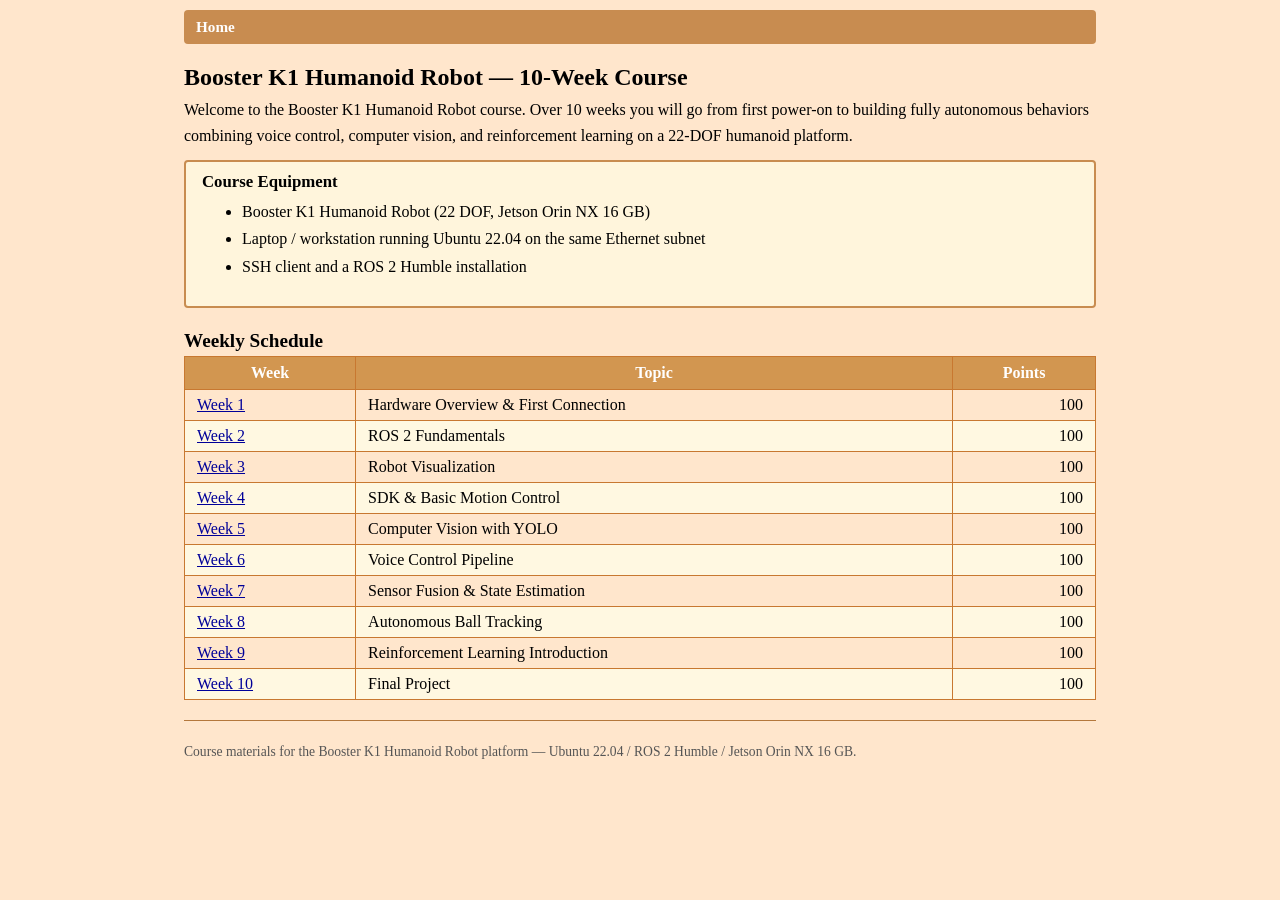
<file: course/index.html>
<!DOCTYPE html>
<html lang="en">
<head>
  <meta charset="UTF-8">
  <meta name="viewport" content="width=device-width, initial-scale=1.0">
  <title>K1 Humanoid Robot — 10-Week Course</title>
  <link rel="stylesheet" href="style.css">
</head>
<body>

<div class="nav-bar">
  <a href="index.html">Home</a>
</div>

<h1 class="page-title">Booster K1 Humanoid Robot — 10-Week Course</h1>

<p>
  Welcome to the Booster K1 Humanoid Robot course. Over 10 weeks you will go from
  first power-on to building fully autonomous behaviors combining voice control,
  computer vision, and reinforcement learning on a 22-DOF humanoid platform.
</p>

<div class="objectives-box">
  <strong>Course Equipment</strong>
  <ul>
    <li>Booster K1 Humanoid Robot (22 DOF, Jetson Orin NX 16 GB)</li>
    <li>Laptop / workstation running Ubuntu 22.04 on the same Ethernet subnet</li>
    <li>SSH client and a ROS 2 Humble installation</li>
  </ul>
</div>

<h2>Weekly Schedule</h2>

<table style="border-collapse:collapse; width:100%;">
  <tr style="background-color:rgb(210,150,80); color:#fff; font-weight:bold;">
    <th style="border:1px solid #c87830; padding:7px 12px;">Week</th>
    <th style="border:1px solid #c87830; padding:7px 12px;">Topic</th>
    <th style="border:1px solid #c87830; padding:7px 12px;">Points</th>
  </tr>
  <tr><td style="border:1px solid #c87830; padding:6px 12px;"><a href="week1/week1.html">Week 1</a></td><td style="border:1px solid #c87830; padding:6px 12px;">Hardware Overview &amp; First Connection</td><td style="border:1px solid #c87830; padding:6px 12px; text-align:right;">100</td></tr>
  <tr style="background-color:rgb(255,248,225);"><td style="border:1px solid #c87830; padding:6px 12px;"><a href="week2/week2.html">Week 2</a></td><td style="border:1px solid #c87830; padding:6px 12px;">ROS 2 Fundamentals</td><td style="border:1px solid #c87830; padding:6px 12px; text-align:right;">100</td></tr>
  <tr><td style="border:1px solid #c87830; padding:6px 12px;"><a href="week3/week3.html">Week 3</a></td><td style="border:1px solid #c87830; padding:6px 12px;">Robot Visualization</td><td style="border:1px solid #c87830; padding:6px 12px; text-align:right;">100</td></tr>
  <tr style="background-color:rgb(255,248,225);"><td style="border:1px solid #c87830; padding:6px 12px;"><a href="week4/week4.html">Week 4</a></td><td style="border:1px solid #c87830; padding:6px 12px;">SDK &amp; Basic Motion Control</td><td style="border:1px solid #c87830; padding:6px 12px; text-align:right;">100</td></tr>
  <tr><td style="border:1px solid #c87830; padding:6px 12px;"><a href="week5/week5.html">Week 5</a></td><td style="border:1px solid #c87830; padding:6px 12px;">Computer Vision with YOLO</td><td style="border:1px solid #c87830; padding:6px 12px; text-align:right;">100</td></tr>
  <tr style="background-color:rgb(255,248,225);"><td style="border:1px solid #c87830; padding:6px 12px;"><a href="week6/week6.html">Week 6</a></td><td style="border:1px solid #c87830; padding:6px 12px;">Voice Control Pipeline</td><td style="border:1px solid #c87830; padding:6px 12px; text-align:right;">100</td></tr>
  <tr><td style="border:1px solid #c87830; padding:6px 12px;"><a href="week7/week7.html">Week 7</a></td><td style="border:1px solid #c87830; padding:6px 12px;">Sensor Fusion &amp; State Estimation</td><td style="border:1px solid #c87830; padding:6px 12px; text-align:right;">100</td></tr>
  <tr style="background-color:rgb(255,248,225);"><td style="border:1px solid #c87830; padding:6px 12px;"><a href="week8/week8.html">Week 8</a></td><td style="border:1px solid #c87830; padding:6px 12px;">Autonomous Ball Tracking</td><td style="border:1px solid #c87830; padding:6px 12px; text-align:right;">100</td></tr>
  <tr><td style="border:1px solid #c87830; padding:6px 12px;"><a href="week9/week9.html">Week 9</a></td><td style="border:1px solid #c87830; padding:6px 12px;">Reinforcement Learning Introduction</td><td style="border:1px solid #c87830; padding:6px 12px; text-align:right;">100</td></tr>
  <tr style="background-color:rgb(255,248,225);"><td style="border:1px solid #c87830; padding:6px 12px;"><a href="week10/week10.html">Week 10</a></td><td style="border:1px solid #c87830; padding:6px 12px;">Final Project</td><td style="border:1px solid #c87830; padding:6px 12px; text-align:right;">100</td></tr>
</table>

<hr>

<p style="font-size:0.85em; color:#555;">
  Course materials for the Booster K1 Humanoid Robot platform &mdash;
  Ubuntu 22.04 / ROS 2 Humble / Jetson Orin NX 16 GB.
</p>

</body>
</html>
</file>
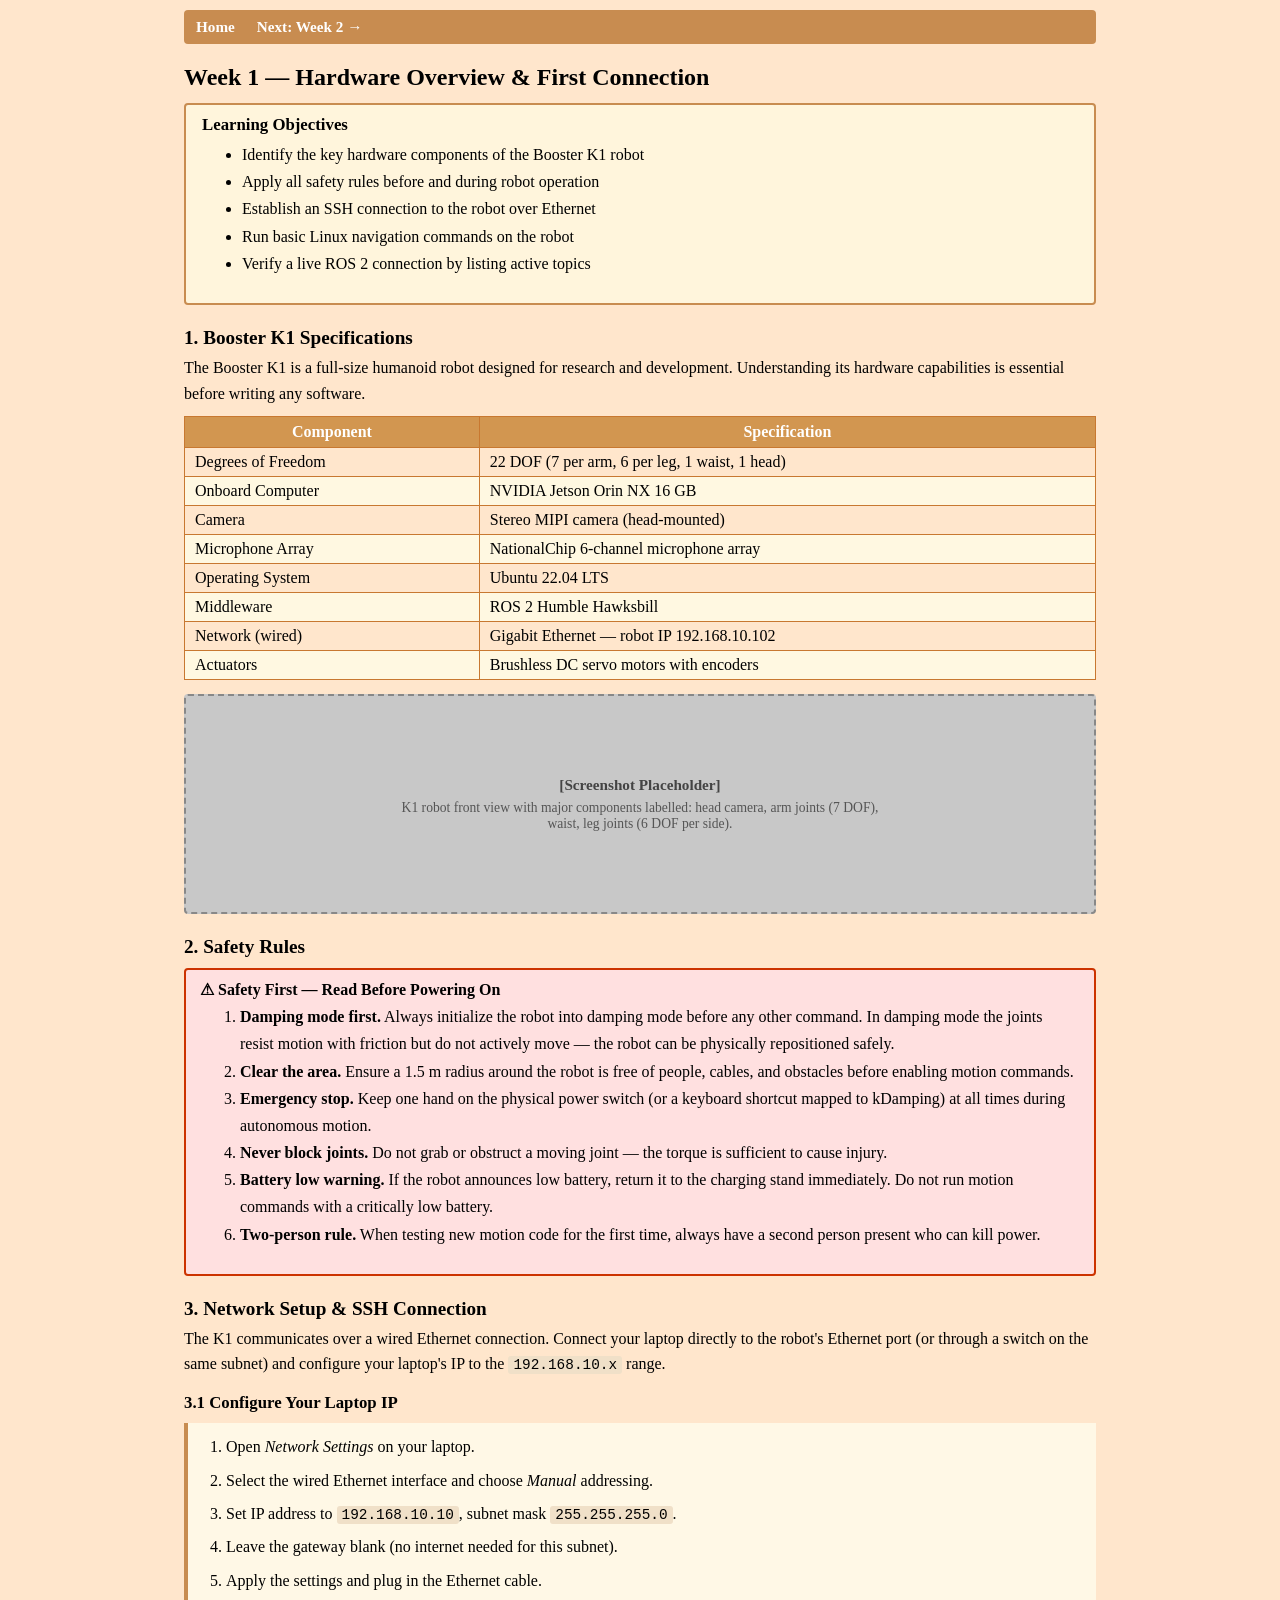
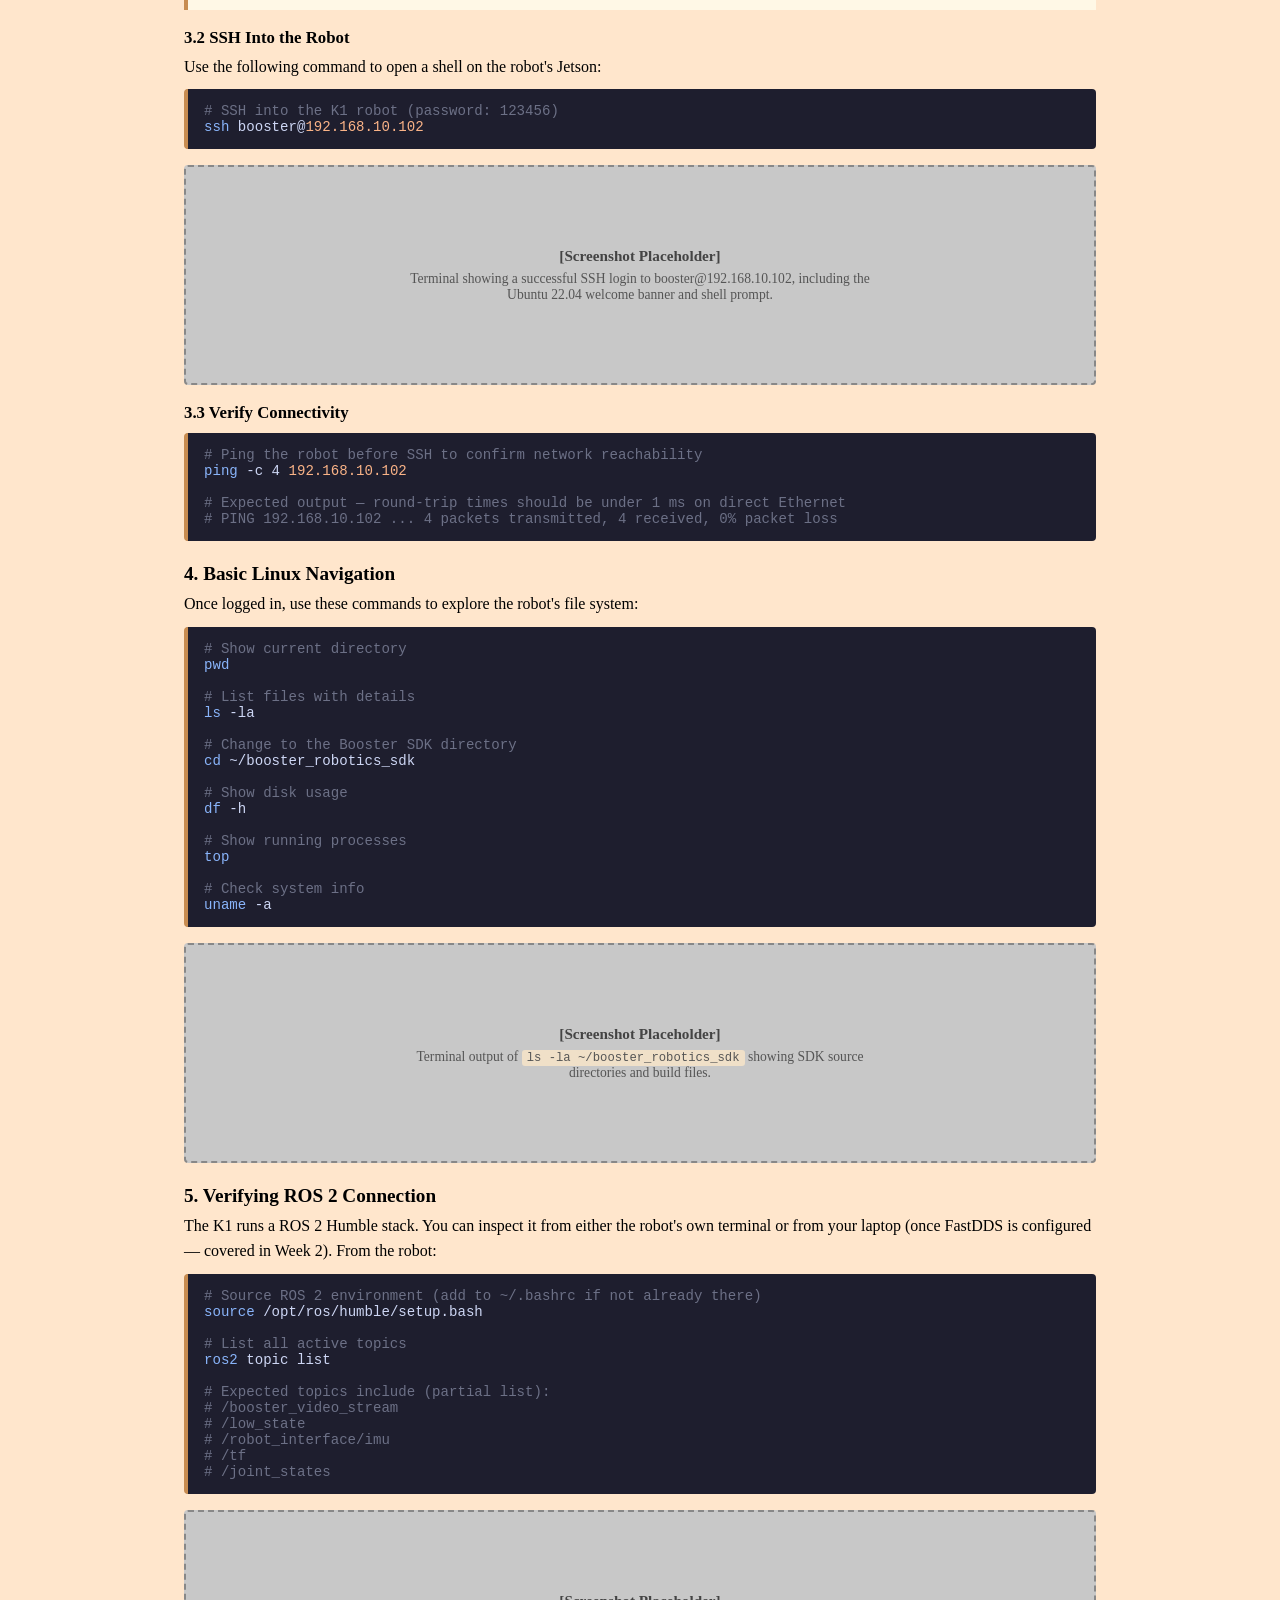
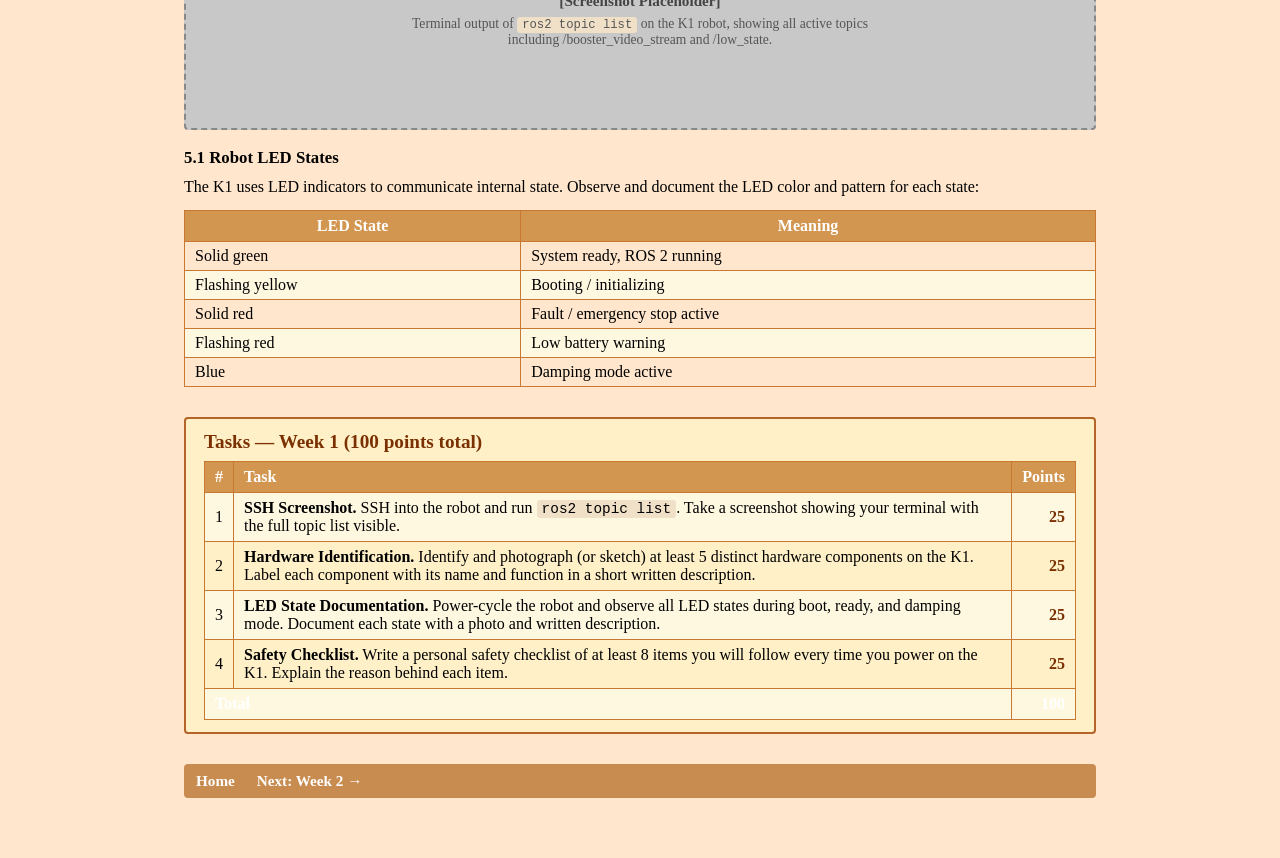
<file: course/week1/week1.html>
<!DOCTYPE html>
<html lang="en">
<head>
  <meta charset="UTF-8">
  <meta name="viewport" content="width=device-width, initial-scale=1.0">
  <title>Week 1 — Hardware Overview &amp; First Connection</title>
  <link rel="stylesheet" href="../style.css">
</head>
<body>

<div class="nav-bar">
  <a href="../index.html">Home</a>
  <a href="../week2/week2.html">Next: Week 2 &rarr;</a>
</div>

<h1 class="page-title">Week 1 — Hardware Overview &amp; First Connection</h1>

<div class="objectives-box">
  <strong>Learning Objectives</strong>
  <ul>
    <li>Identify the key hardware components of the Booster K1 robot</li>
    <li>Apply all safety rules before and during robot operation</li>
    <li>Establish an SSH connection to the robot over Ethernet</li>
    <li>Run basic Linux navigation commands on the robot</li>
    <li>Verify a live ROS 2 connection by listing active topics</li>
  </ul>
</div>

<!-- =========================================================== -->
<h2>1. Booster K1 Specifications</h2>

<p>
  The Booster K1 is a full-size humanoid robot designed for research and
  development. Understanding its hardware capabilities is essential before
  writing any software.
</p>

<table style="border-collapse:collapse; width:100%; margin-bottom:14px;">
  <tr style="background-color:rgb(210,150,80);color:#fff;font-weight:bold;">
    <th style="border:1px solid #c87830;padding:6px 10px;">Component</th>
    <th style="border:1px solid #c87830;padding:6px 10px;">Specification</th>
  </tr>
  <tr><td style="border:1px solid #c87830;padding:5px 10px;">Degrees of Freedom</td><td style="border:1px solid #c87830;padding:5px 10px;">22 DOF (7 per arm, 6 per leg, 1 waist, 1 head)</td></tr>
  <tr style="background-color:rgb(255,248,225);"><td style="border:1px solid #c87830;padding:5px 10px;">Onboard Computer</td><td style="border:1px solid #c87830;padding:5px 10px;">NVIDIA Jetson Orin NX 16 GB</td></tr>
  <tr><td style="border:1px solid #c87830;padding:5px 10px;">Camera</td><td style="border:1px solid #c87830;padding:5px 10px;">Stereo MIPI camera (head-mounted)</td></tr>
  <tr style="background-color:rgb(255,248,225);"><td style="border:1px solid #c87830;padding:5px 10px;">Microphone Array</td><td style="border:1px solid #c87830;padding:5px 10px;">NationalChip 6-channel microphone array</td></tr>
  <tr><td style="border:1px solid #c87830;padding:5px 10px;">Operating System</td><td style="border:1px solid #c87830;padding:5px 10px;">Ubuntu 22.04 LTS</td></tr>
  <tr style="background-color:rgb(255,248,225);"><td style="border:1px solid #c87830;padding:5px 10px;">Middleware</td><td style="border:1px solid #c87830;padding:5px 10px;">ROS 2 Humble Hawksbill</td></tr>
  <tr><td style="border:1px solid #c87830;padding:5px 10px;">Network (wired)</td><td style="border:1px solid #c87830;padding:5px 10px;">Gigabit Ethernet &mdash; robot IP 192.168.10.102</td></tr>
  <tr style="background-color:rgb(255,248,225);"><td style="border:1px solid #c87830;padding:5px 10px;">Actuators</td><td style="border:1px solid #c87830;padding:5px 10px;">Brushless DC servo motors with encoders</td></tr>
</table>

<div class="screenshot">
  <div class="ss-label">[Screenshot Placeholder]</div>
  <div class="ss-caption">K1 robot front view with major components labelled:
    head camera, arm joints (7 DOF), waist, leg joints (6 DOF per side).</div>
</div>

<!-- =========================================================== -->
<h2>2. Safety Rules</h2>

<div class="warning-box">
  <strong>&#9888; Safety First — Read Before Powering On</strong>
  <ol>
    <li><strong>Damping mode first.</strong> Always initialize the robot into damping mode before any other command. In damping mode the joints resist motion with friction but do not actively move — the robot can be physically repositioned safely.</li>
    <li><strong>Clear the area.</strong> Ensure a 1.5 m radius around the robot is free of people, cables, and obstacles before enabling motion commands.</li>
    <li><strong>Emergency stop.</strong> Keep one hand on the physical power switch (or a keyboard shortcut mapped to kDamping) at all times during autonomous motion.</li>
    <li><strong>Never block joints.</strong> Do not grab or obstruct a moving joint — the torque is sufficient to cause injury.</li>
    <li><strong>Battery low warning.</strong> If the robot announces low battery, return it to the charging stand immediately. Do not run motion commands with a critically low battery.</li>
    <li><strong>Two-person rule.</strong> When testing new motion code for the first time, always have a second person present who can kill power.</li>
  </ol>
</div>

<!-- =========================================================== -->
<h2>3. Network Setup &amp; SSH Connection</h2>

<p>
  The K1 communicates over a wired Ethernet connection. Connect your laptop
  directly to the robot's Ethernet port (or through a switch on the same
  subnet) and configure your laptop's IP to the <code>192.168.10.x</code>
  range.
</p>

<h3>3.1 Configure Your Laptop IP</h3>

<div class="steps">
  <ol>
    <li>Open <em>Network Settings</em> on your laptop.</li>
    <li>Select the wired Ethernet interface and choose <em>Manual</em> addressing.</li>
    <li>Set IP address to <code>192.168.10.10</code>, subnet mask <code>255.255.255.0</code>.</li>
    <li>Leave the gateway blank (no internet needed for this subnet).</li>
    <li>Apply the settings and plug in the Ethernet cable.</li>
  </ol>
</div>

<h3>3.2 SSH Into the Robot</h3>

<p>Use the following command to open a shell on the robot's Jetson:</p>

<pre><span class="cm"># SSH into the K1 robot (password: 123456)</span>
<span class="fn">ssh</span> booster@<span class="num">192.168.10.102</span></pre>

<div class="screenshot">
  <div class="ss-label">[Screenshot Placeholder]</div>
  <div class="ss-caption">Terminal showing a successful SSH login to booster@192.168.10.102,
    including the Ubuntu 22.04 welcome banner and shell prompt.</div>
</div>

<h3>3.3 Verify Connectivity</h3>

<pre><span class="cm"># Ping the robot before SSH to confirm network reachability</span>
<span class="fn">ping</span> -c 4 <span class="num">192.168.10.102</span>

<span class="cm"># Expected output — round-trip times should be under 1 ms on direct Ethernet</span>
<span class="cm"># PING 192.168.10.102 ... 4 packets transmitted, 4 received, 0% packet loss</span></pre>

<!-- =========================================================== -->
<h2>4. Basic Linux Navigation</h2>

<p>Once logged in, use these commands to explore the robot's file system:</p>

<pre><span class="cm"># Show current directory</span>
<span class="fn">pwd</span>

<span class="cm"># List files with details</span>
<span class="fn">ls</span> -la

<span class="cm"># Change to the Booster SDK directory</span>
<span class="fn">cd</span> ~/booster_robotics_sdk

<span class="cm"># Show disk usage</span>
<span class="fn">df</span> -h

<span class="cm"># Show running processes</span>
<span class="fn">top</span>

<span class="cm"># Check system info</span>
<span class="fn">uname</span> -a</pre>

<div class="screenshot">
  <div class="ss-label">[Screenshot Placeholder]</div>
  <div class="ss-caption">Terminal output of <code>ls -la ~/booster_robotics_sdk</code>
    showing SDK source directories and build files.</div>
</div>

<!-- =========================================================== -->
<h2>5. Verifying ROS 2 Connection</h2>

<p>
  The K1 runs a ROS 2 Humble stack. You can inspect it from either the
  robot's own terminal or from your laptop (once FastDDS is configured —
  covered in Week 2). From the robot:
</p>

<pre><span class="cm"># Source ROS 2 environment (add to ~/.bashrc if not already there)</span>
<span class="fn">source</span> /opt/ros/humble/setup.bash

<span class="cm"># List all active topics</span>
<span class="fn">ros2</span> topic list

<span class="cm"># Expected topics include (partial list):</span>
<span class="cm"># /booster_video_stream</span>
<span class="cm"># /low_state</span>
<span class="cm"># /robot_interface/imu</span>
<span class="cm"># /tf</span>
<span class="cm"># /joint_states</span></pre>

<div class="screenshot">
  <div class="ss-label">[Screenshot Placeholder]</div>
  <div class="ss-caption">Terminal output of <code>ros2 topic list</code> on the K1 robot,
    showing all active topics including /booster_video_stream and /low_state.</div>
</div>

<h3>5.1 Robot LED States</h3>

<p>
  The K1 uses LED indicators to communicate internal state. Observe and
  document the LED color and pattern for each state:
</p>

<table style="border-collapse:collapse; width:100%; margin-bottom:14px;">
  <tr style="background-color:rgb(210,150,80);color:#fff;font-weight:bold;">
    <th style="border:1px solid #c87830;padding:6px 10px;">LED State</th>
    <th style="border:1px solid #c87830;padding:6px 10px;">Meaning</th>
  </tr>
  <tr><td style="border:1px solid #c87830;padding:5px 10px;">Solid green</td><td style="border:1px solid #c87830;padding:5px 10px;">System ready, ROS 2 running</td></tr>
  <tr style="background-color:rgb(255,248,225);"><td style="border:1px solid #c87830;padding:5px 10px;">Flashing yellow</td><td style="border:1px solid #c87830;padding:5px 10px;">Booting / initializing</td></tr>
  <tr><td style="border:1px solid #c87830;padding:5px 10px;">Solid red</td><td style="border:1px solid #c87830;padding:5px 10px;">Fault / emergency stop active</td></tr>
  <tr style="background-color:rgb(255,248,225);"><td style="border:1px solid #c87830;padding:5px 10px;">Flashing red</td><td style="border:1px solid #c87830;padding:5px 10px;">Low battery warning</td></tr>
  <tr><td style="border:1px solid #c87830;padding:5px 10px;">Blue</td><td style="border:1px solid #c87830;padding:5px 10px;">Damping mode active</td></tr>
</table>

<!-- =========================================================== -->
<div class="tasks-section">
  <h2>Tasks — Week 1 (100 points total)</h2>
  <table>
    <tr>
      <th>#</th>
      <th>Task</th>
      <th class="task-pts">Points</th>
    </tr>
    <tr>
      <td>1</td>
      <td><strong>SSH Screenshot.</strong> SSH into the robot and run <code>ros2 topic list</code>. Take a screenshot showing your terminal with the full topic list visible.</td>
      <td class="task-pts">25</td>
    </tr>
    <tr>
      <td>2</td>
      <td><strong>Hardware Identification.</strong> Identify and photograph (or sketch) at least 5 distinct hardware components on the K1. Label each component with its name and function in a short written description.</td>
      <td class="task-pts">25</td>
    </tr>
    <tr>
      <td>3</td>
      <td><strong>LED State Documentation.</strong> Power-cycle the robot and observe all LED states during boot, ready, and damping mode. Document each state with a photo and written description.</td>
      <td class="task-pts">25</td>
    </tr>
    <tr>
      <td>4</td>
      <td><strong>Safety Checklist.</strong> Write a personal safety checklist of at least 8 items you will follow every time you power on the K1. Explain the reason behind each item.</td>
      <td class="task-pts">25</td>
    </tr>
    <tr style="background-color:rgb(210,150,80);color:#fff;font-weight:bold;">
      <td colspan="2">Total</td>
      <td class="task-pts" style="color:#fff;">100</td>
    </tr>
  </table>
</div>

<div class="nav-bar" style="margin-top:30px;">
  <a href="../index.html">Home</a>
  <a href="../week2/week2.html">Next: Week 2 &rarr;</a>
</div>

</body>
</html>
</file>
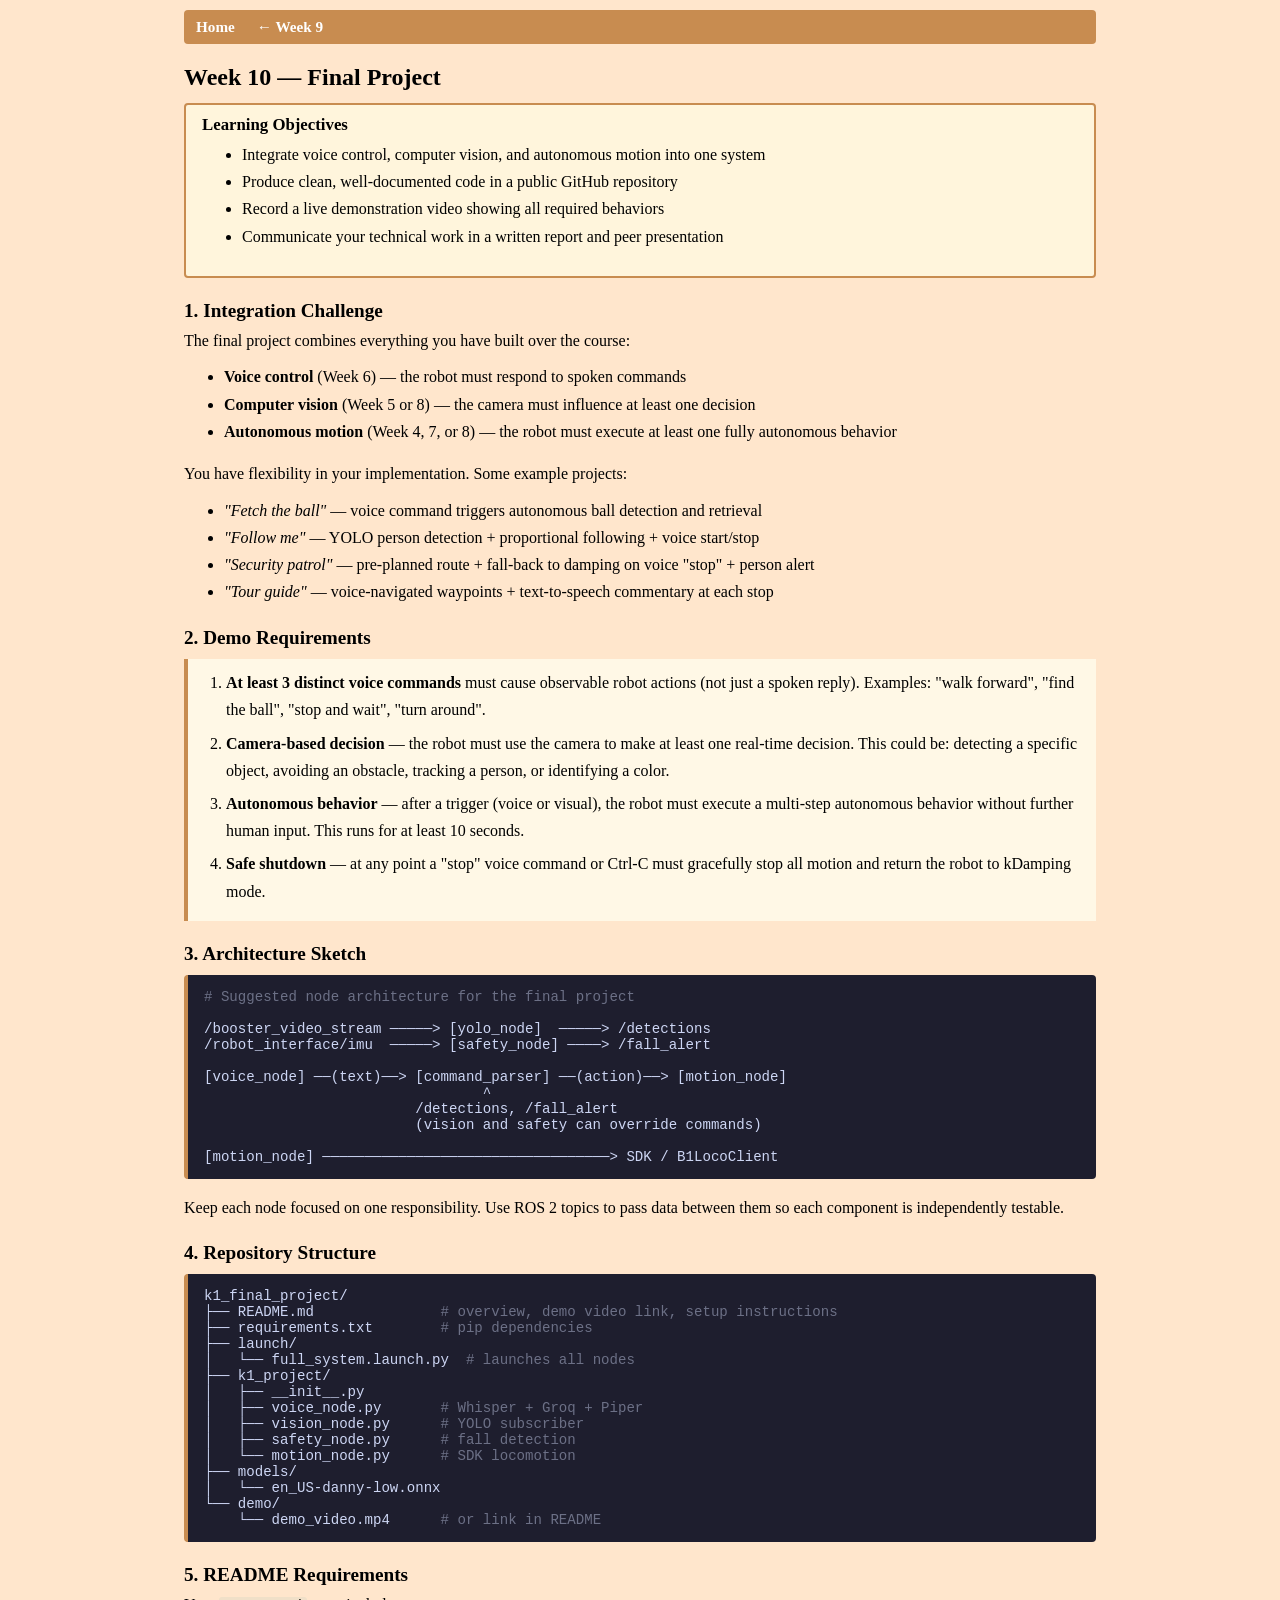
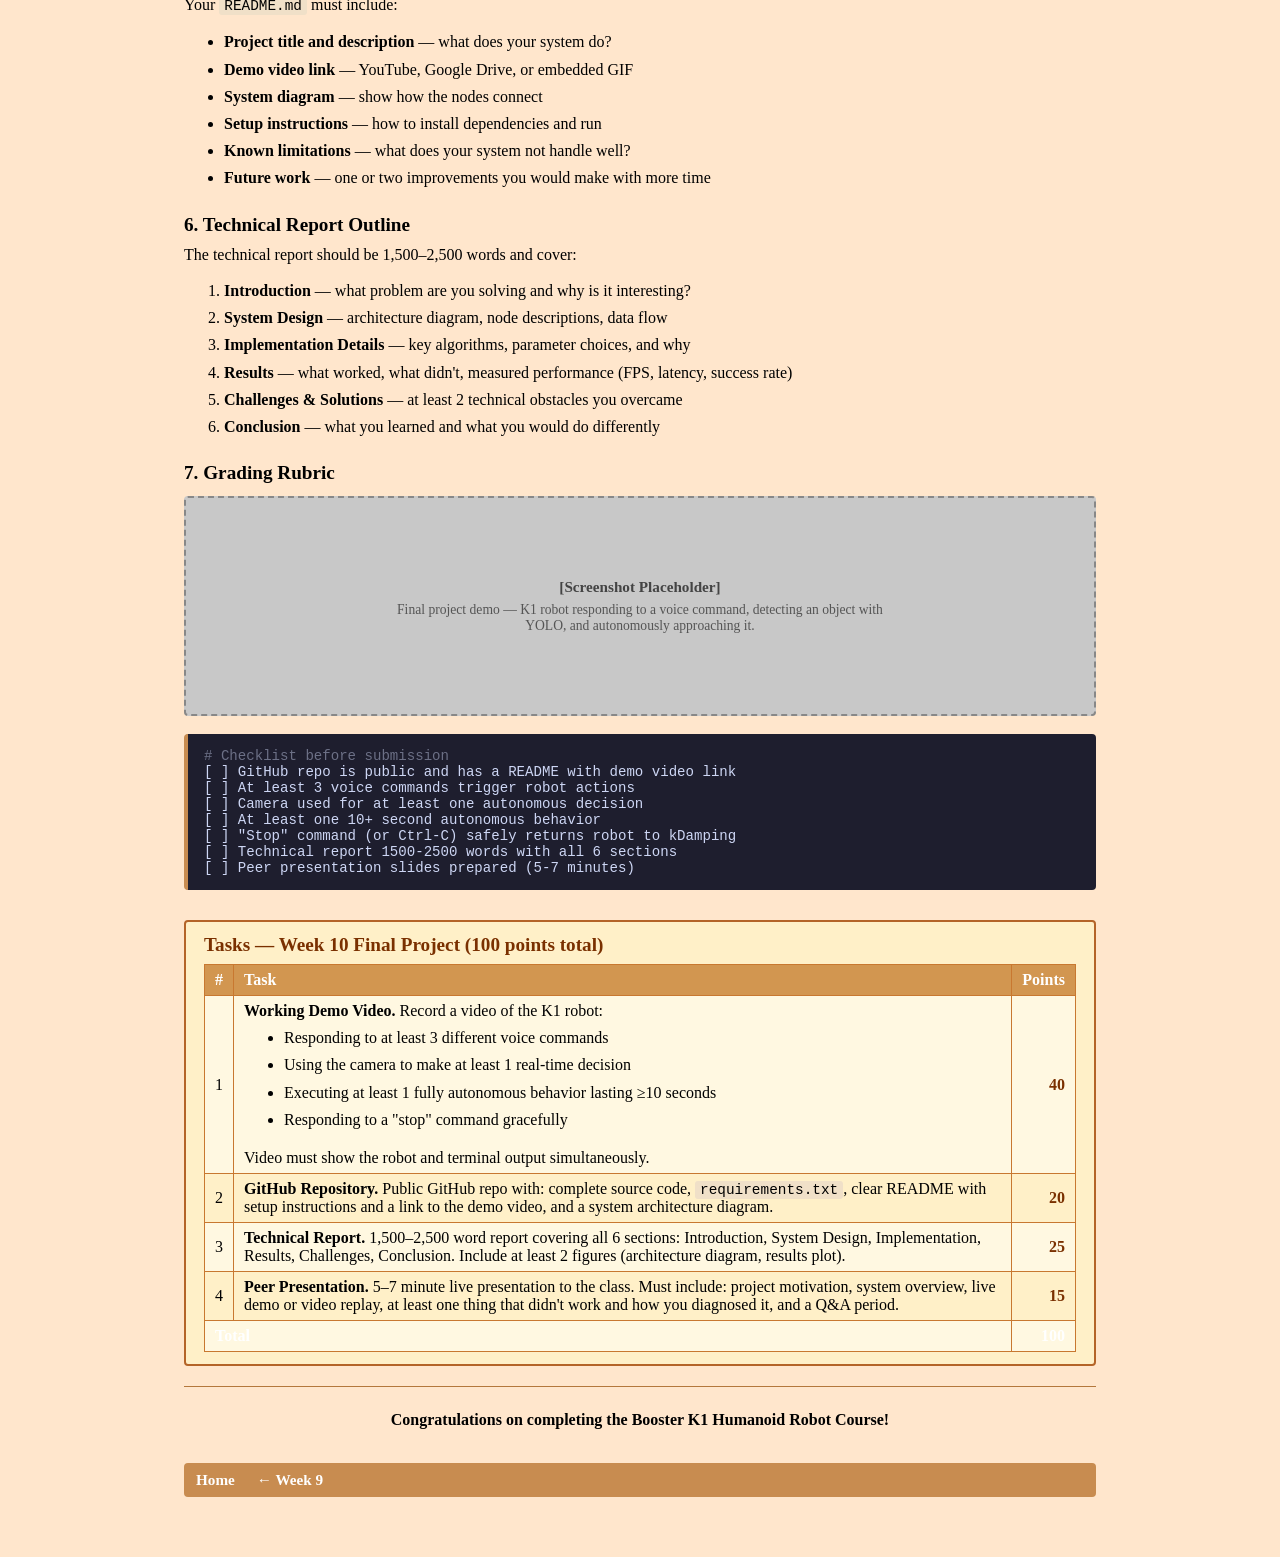
<file: course/week10/week10.html>
<!DOCTYPE html>
<html lang="en">
<head>
  <meta charset="UTF-8">
  <meta name="viewport" content="width=device-width, initial-scale=1.0">
  <title>Week 10 — Final Project</title>
  <link rel="stylesheet" href="../style.css">
</head>
<body>

<div class="nav-bar">
  <a href="../index.html">Home</a>
  <a href="../week9/week9.html">&larr; Week 9</a>
</div>

<h1 class="page-title">Week 10 — Final Project</h1>

<div class="objectives-box">
  <strong>Learning Objectives</strong>
  <ul>
    <li>Integrate voice control, computer vision, and autonomous motion into one system</li>
    <li>Produce clean, well-documented code in a public GitHub repository</li>
    <li>Record a live demonstration video showing all required behaviors</li>
    <li>Communicate your technical work in a written report and peer presentation</li>
  </ul>
</div>

<!-- =========================================================== -->
<h2>1. Integration Challenge</h2>

<p>
  The final project combines everything you have built over the course:
</p>

<ul>
  <li><strong>Voice control</strong> (Week 6) — the robot must respond to spoken commands</li>
  <li><strong>Computer vision</strong> (Week 5 or 8) — the camera must influence at least one decision</li>
  <li><strong>Autonomous motion</strong> (Week 4, 7, or 8) — the robot must execute at least one fully autonomous behavior</li>
</ul>

<p>
  You have flexibility in your implementation. Some example projects:
</p>

<ul>
  <li><em>"Fetch the ball"</em> — voice command triggers autonomous ball detection and retrieval</li>
  <li><em>"Follow me"</em> — YOLO person detection + proportional following + voice start/stop</li>
  <li><em>"Security patrol"</em> — pre-planned route + fall-back to damping on voice "stop" + person alert</li>
  <li><em>"Tour guide"</em> — voice-navigated waypoints + text-to-speech commentary at each stop</li>
</ul>

<!-- =========================================================== -->
<h2>2. Demo Requirements</h2>

<div class="steps">
  <ol>
    <li>
      <strong>At least 3 distinct voice commands</strong> must cause observable
      robot actions (not just a spoken reply). Examples:
      "walk forward", "find the ball", "stop and wait", "turn around".
    </li>
    <li>
      <strong>Camera-based decision</strong> — the robot must use the camera
      to make at least one real-time decision. This could be: detecting a
      specific object, avoiding an obstacle, tracking a person, or
      identifying a color.
    </li>
    <li>
      <strong>Autonomous behavior</strong> — after a trigger (voice or visual),
      the robot must execute a multi-step autonomous behavior without
      further human input. This runs for at least 10 seconds.
    </li>
    <li>
      <strong>Safe shutdown</strong> — at any point a "stop" voice command or
      Ctrl-C must gracefully stop all motion and return the robot to
      kDamping mode.
    </li>
  </ol>
</div>

<!-- =========================================================== -->
<h2>3. Architecture Sketch</h2>

<pre><span class="cm"># Suggested node architecture for the final project</span>

/booster_video_stream ─────&gt; [yolo_node]  ─────&gt; /detections
/robot_interface/imu  ─────&gt; [safety_node] ────&gt; /fall_alert

[voice_node] ──(text)──&gt; [command_parser] ──(action)──&gt; [motion_node]
                                 ^
                         /detections, /fall_alert
                         (vision and safety can override commands)

[motion_node] ──────────────────────────────────&gt; SDK / B1LocoClient</pre>

<p>
  Keep each node focused on one responsibility. Use ROS 2 topics to
  pass data between them so each component is independently testable.
</p>

<!-- =========================================================== -->
<h2>4. Repository Structure</h2>

<pre>k1_final_project/
├── README.md               <span class="cm"># overview, demo video link, setup instructions</span>
├── requirements.txt        <span class="cm"># pip dependencies</span>
├── launch/
│   └── full_system.launch.py  <span class="cm"># launches all nodes</span>
├── k1_project/
│   ├── __init__.py
│   ├── voice_node.py       <span class="cm"># Whisper + Groq + Piper</span>
│   ├── vision_node.py      <span class="cm"># YOLO subscriber</span>
│   ├── safety_node.py      <span class="cm"># fall detection</span>
│   └── motion_node.py      <span class="cm"># SDK locomotion</span>
├── models/
│   └── en_US-danny-low.onnx
└── demo/
    └── demo_video.mp4      <span class="cm"># or link in README</span></pre>

<!-- =========================================================== -->
<h2>5. README Requirements</h2>

<p>Your <code>README.md</code> must include:</p>

<ul>
  <li><strong>Project title and description</strong> — what does your system do?</li>
  <li><strong>Demo video link</strong> — YouTube, Google Drive, or embedded GIF</li>
  <li><strong>System diagram</strong> — show how the nodes connect</li>
  <li><strong>Setup instructions</strong> — how to install dependencies and run</li>
  <li><strong>Known limitations</strong> — what does your system not handle well?</li>
  <li><strong>Future work</strong> — one or two improvements you would make with more time</li>
</ul>

<!-- =========================================================== -->
<h2>6. Technical Report Outline</h2>

<p>
  The technical report should be 1,500–2,500 words and cover:
</p>

<ol>
  <li><strong>Introduction</strong> — what problem are you solving and why is it interesting?</li>
  <li><strong>System Design</strong> — architecture diagram, node descriptions, data flow</li>
  <li><strong>Implementation Details</strong> — key algorithms, parameter choices, and why</li>
  <li><strong>Results</strong> — what worked, what didn't, measured performance (FPS, latency, success rate)</li>
  <li><strong>Challenges &amp; Solutions</strong> — at least 2 technical obstacles you overcame</li>
  <li><strong>Conclusion</strong> — what you learned and what you would do differently</li>
</ol>

<!-- =========================================================== -->
<h2>7. Grading Rubric</h2>

<div class="screenshot">
  <div class="ss-label">[Screenshot Placeholder]</div>
  <div class="ss-caption">Final project demo — K1 robot responding to a voice command,
    detecting an object with YOLO, and autonomously approaching it.</div>
</div>

<pre><span class="cm"># Checklist before submission</span>
[ ] GitHub repo is public and has a README with demo video link
[ ] At least 3 voice commands trigger robot actions
[ ] Camera used for at least one autonomous decision
[ ] At least one 10+ second autonomous behavior
[ ] "Stop" command (or Ctrl-C) safely returns robot to kDamping
[ ] Technical report 1500-2500 words with all 6 sections
[ ] Peer presentation slides prepared (5-7 minutes)</pre>

<!-- =========================================================== -->
<div class="tasks-section">
  <h2>Tasks — Week 10 Final Project (100 points total)</h2>
  <table>
    <tr><th>#</th><th>Task</th><th class="task-pts">Points</th></tr>
    <tr>
      <td>1</td>
      <td>
        <strong>Working Demo Video.</strong> Record a video of the K1 robot:
        <ul>
          <li>Responding to at least 3 different voice commands</li>
          <li>Using the camera to make at least 1 real-time decision</li>
          <li>Executing at least 1 fully autonomous behavior lasting &ge;10 seconds</li>
          <li>Responding to a "stop" command gracefully</li>
        </ul>
        Video must show the robot and terminal output simultaneously.
      </td>
      <td class="task-pts">40</td>
    </tr>
    <tr>
      <td>2</td>
      <td><strong>GitHub Repository.</strong> Public GitHub repo with: complete source code, <code>requirements.txt</code>, clear README with setup instructions and a link to the demo video, and a system architecture diagram.</td>
      <td class="task-pts">20</td>
    </tr>
    <tr>
      <td>3</td>
      <td><strong>Technical Report.</strong> 1,500–2,500 word report covering all 6 sections: Introduction, System Design, Implementation, Results, Challenges, Conclusion. Include at least 2 figures (architecture diagram, results plot).</td>
      <td class="task-pts">25</td>
    </tr>
    <tr>
      <td>4</td>
      <td><strong>Peer Presentation.</strong> 5–7 minute live presentation to the class. Must include: project motivation, system overview, live demo or video replay, at least one thing that didn't work and how you diagnosed it, and a Q&amp;A period.</td>
      <td class="task-pts">15</td>
    </tr>
    <tr style="background-color:rgb(210,150,80);color:#fff;font-weight:bold;">
      <td colspan="2">Total</td>
      <td class="task-pts" style="color:#fff;">100</td>
    </tr>
  </table>
</div>

<hr>
<p style="text-align:center; font-weight:bold;">
  Congratulations on completing the Booster K1 Humanoid Robot Course!
</p>

<div class="nav-bar" style="margin-top:30px;">
  <a href="../index.html">Home</a>
  <a href="../week9/week9.html">&larr; Week 9</a>
</div>

</body>
</html>
</file>
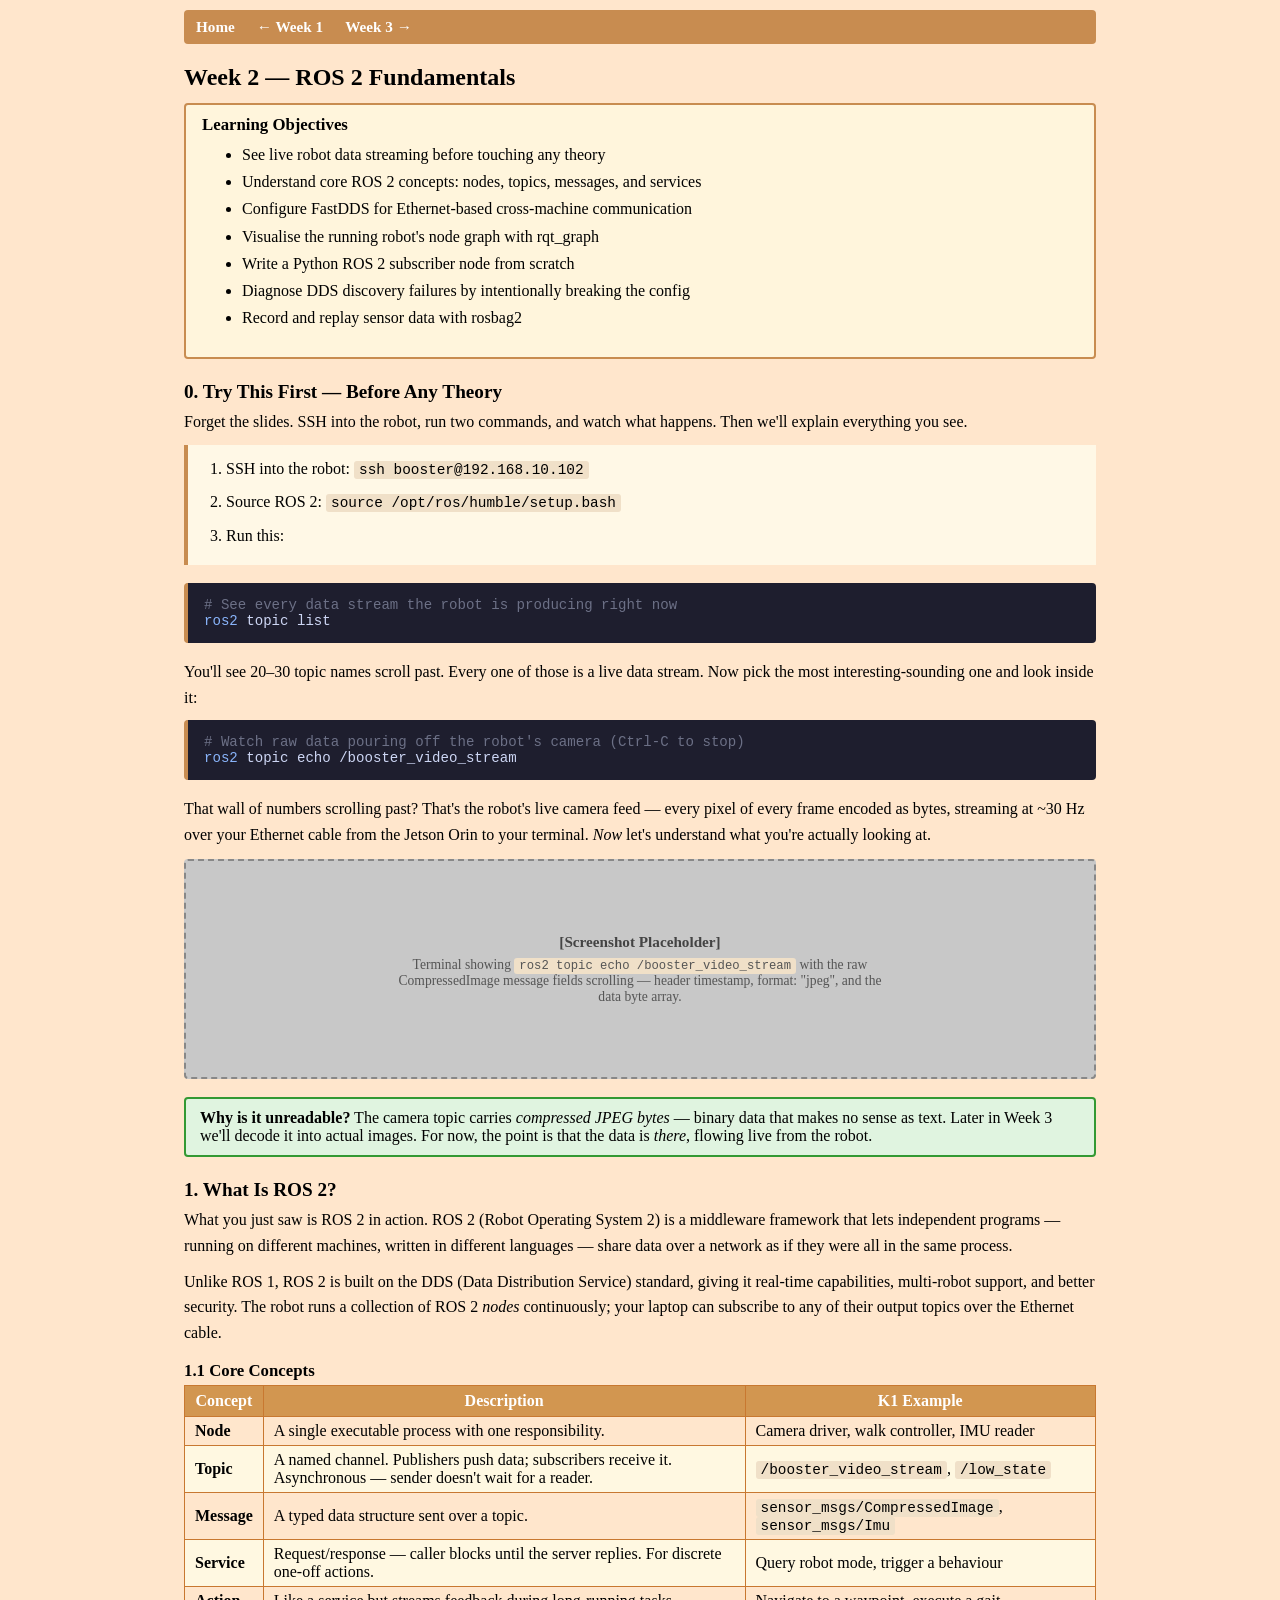
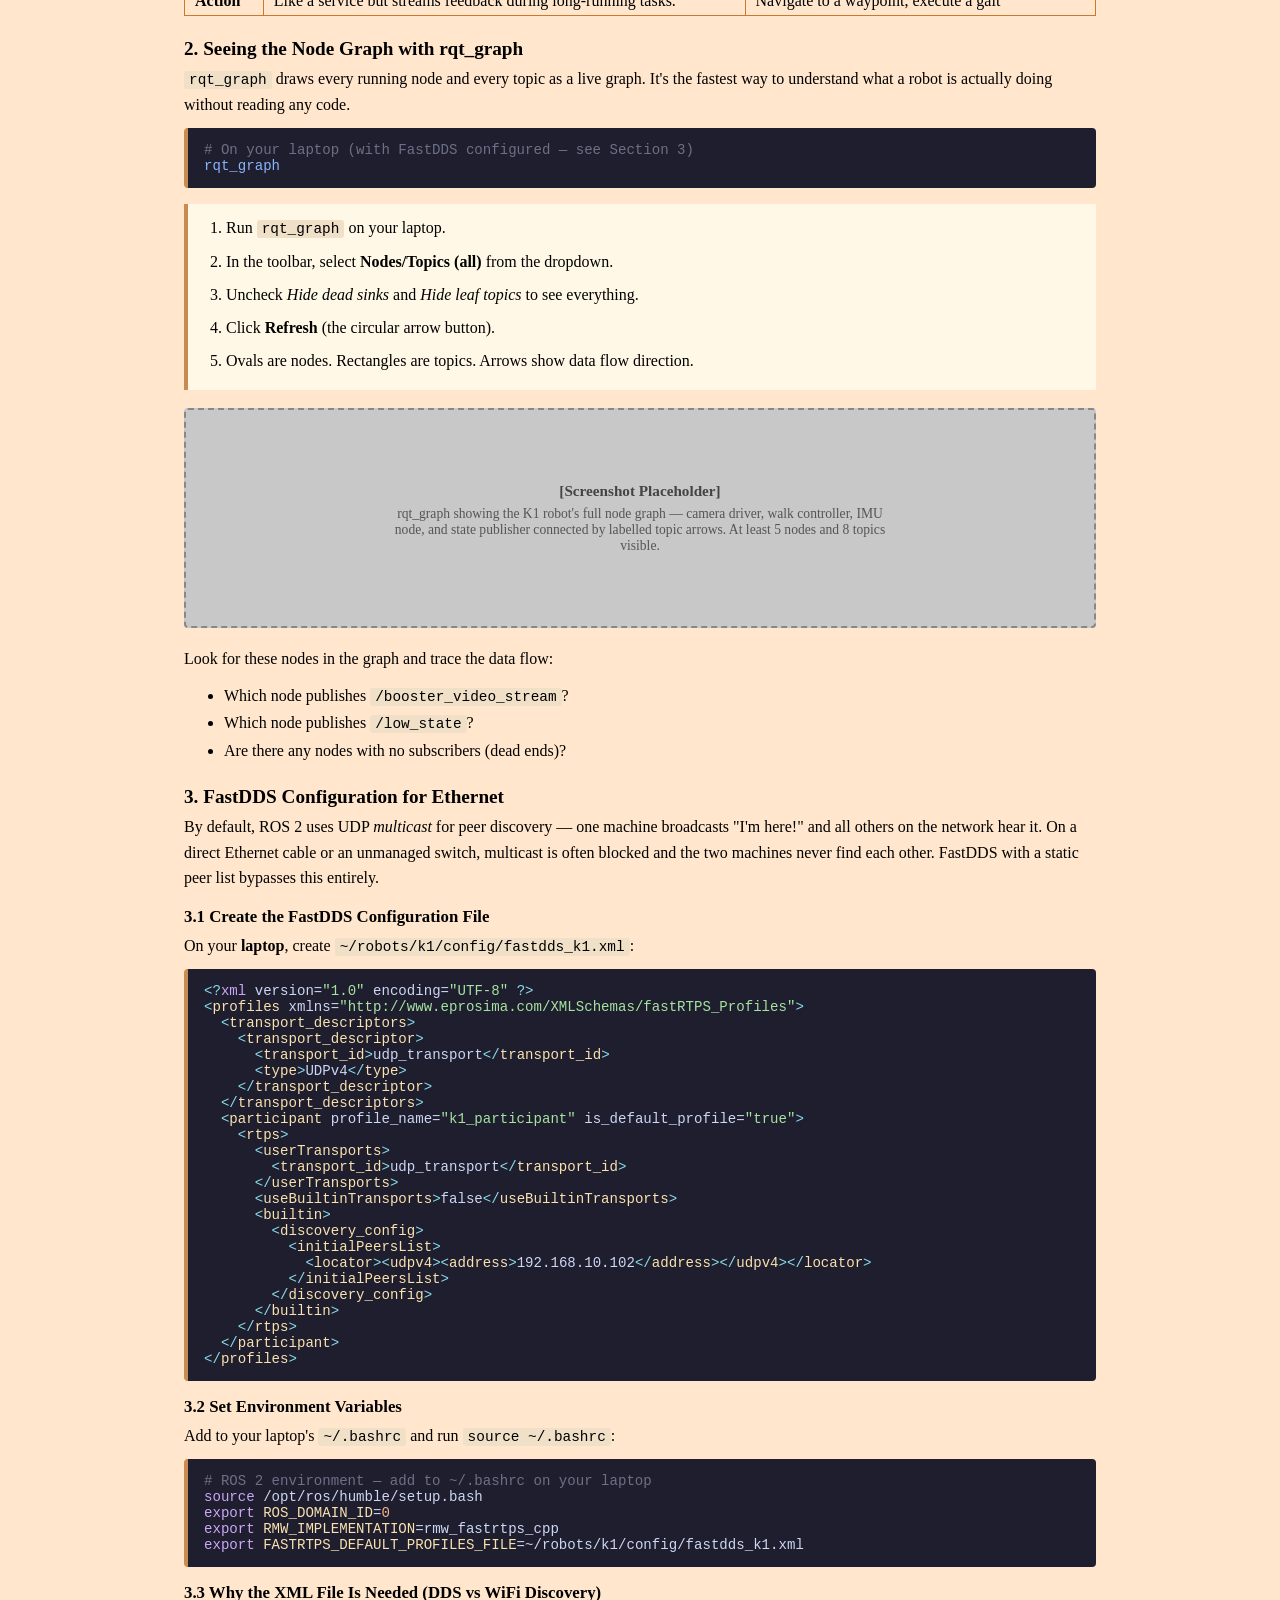
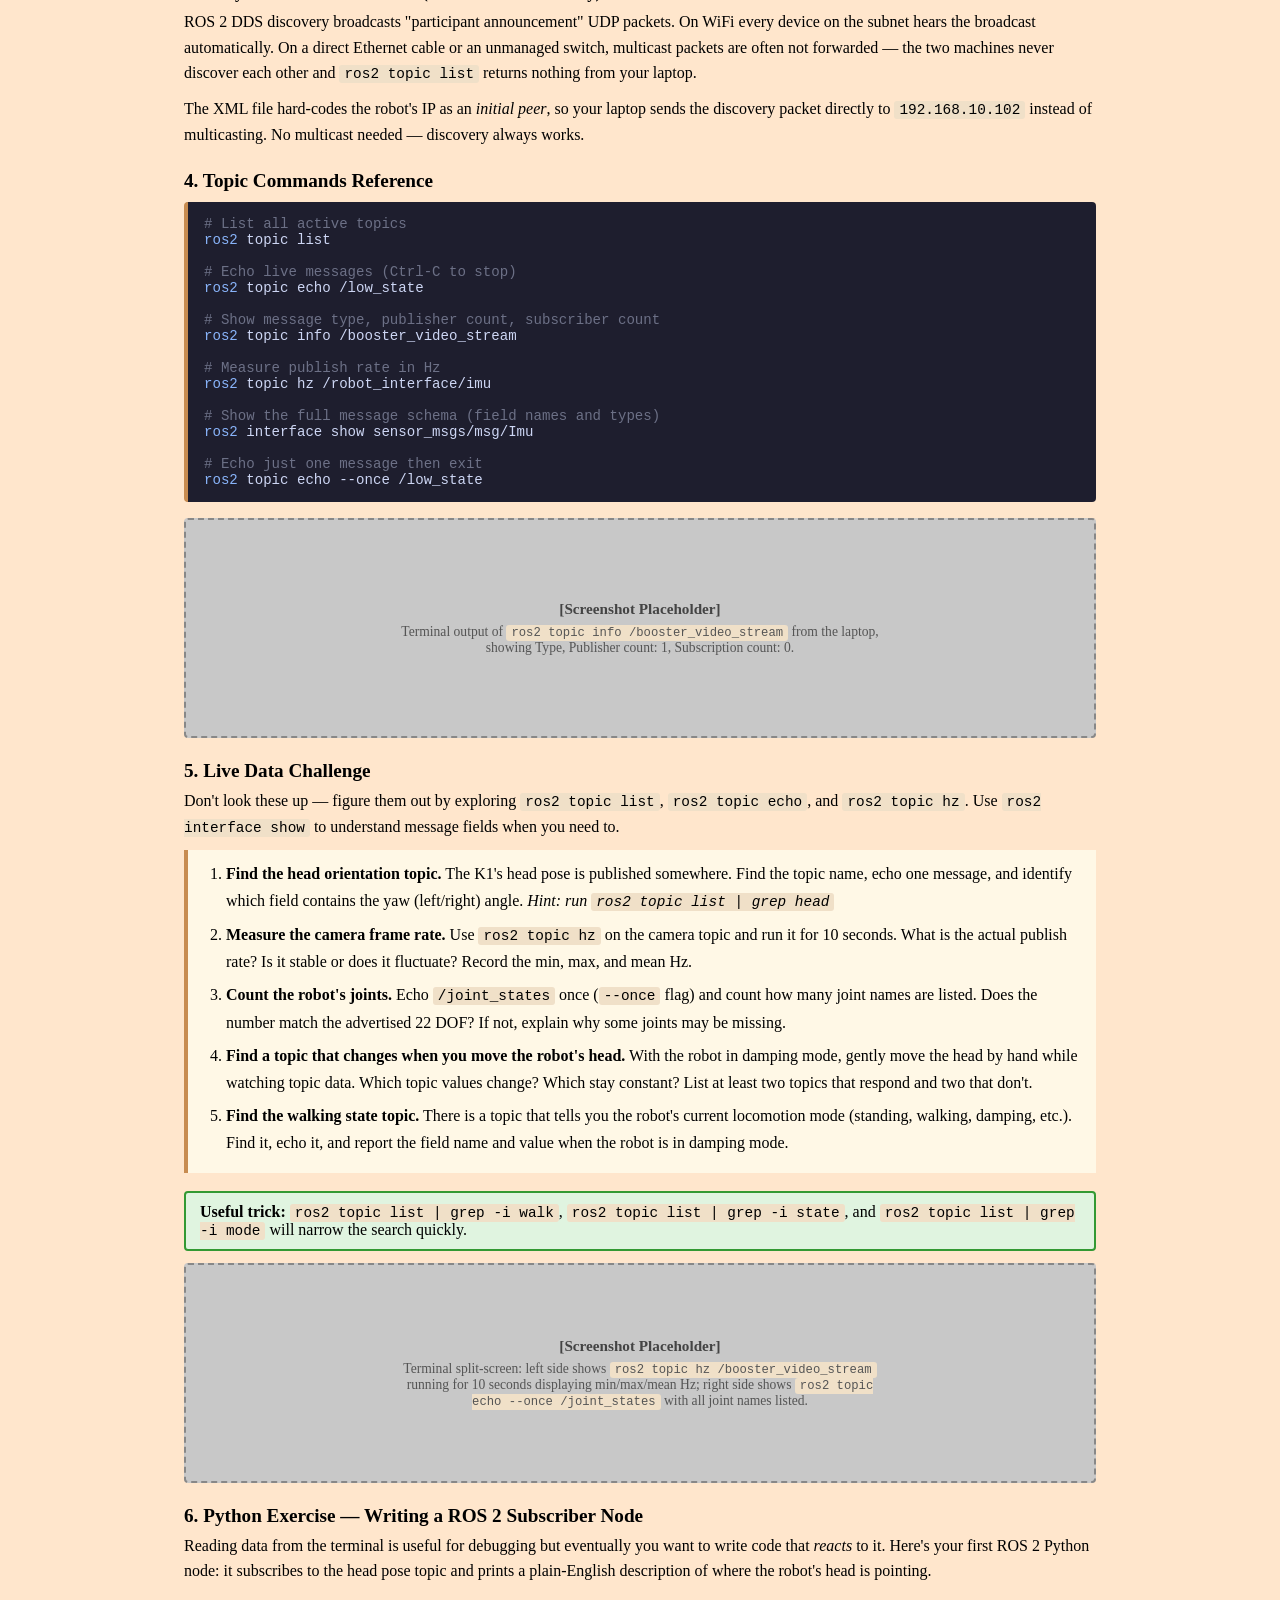
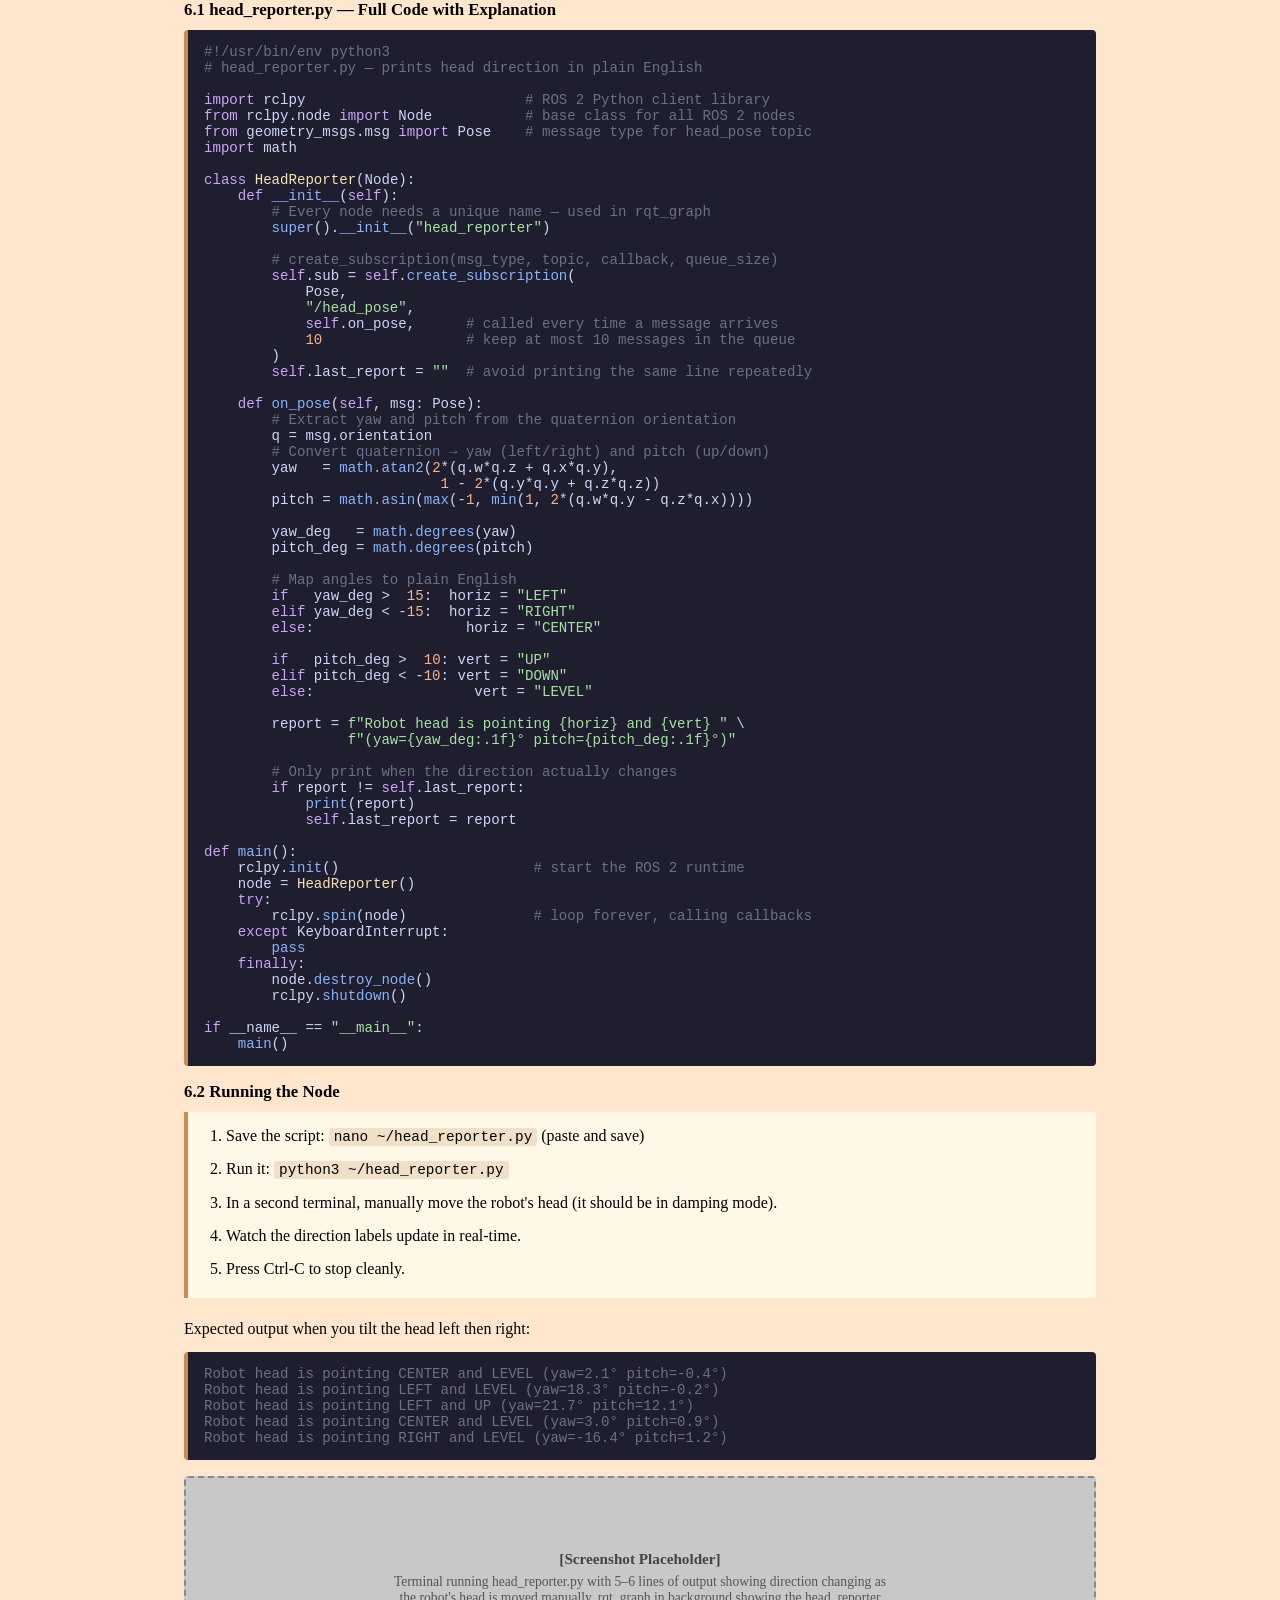
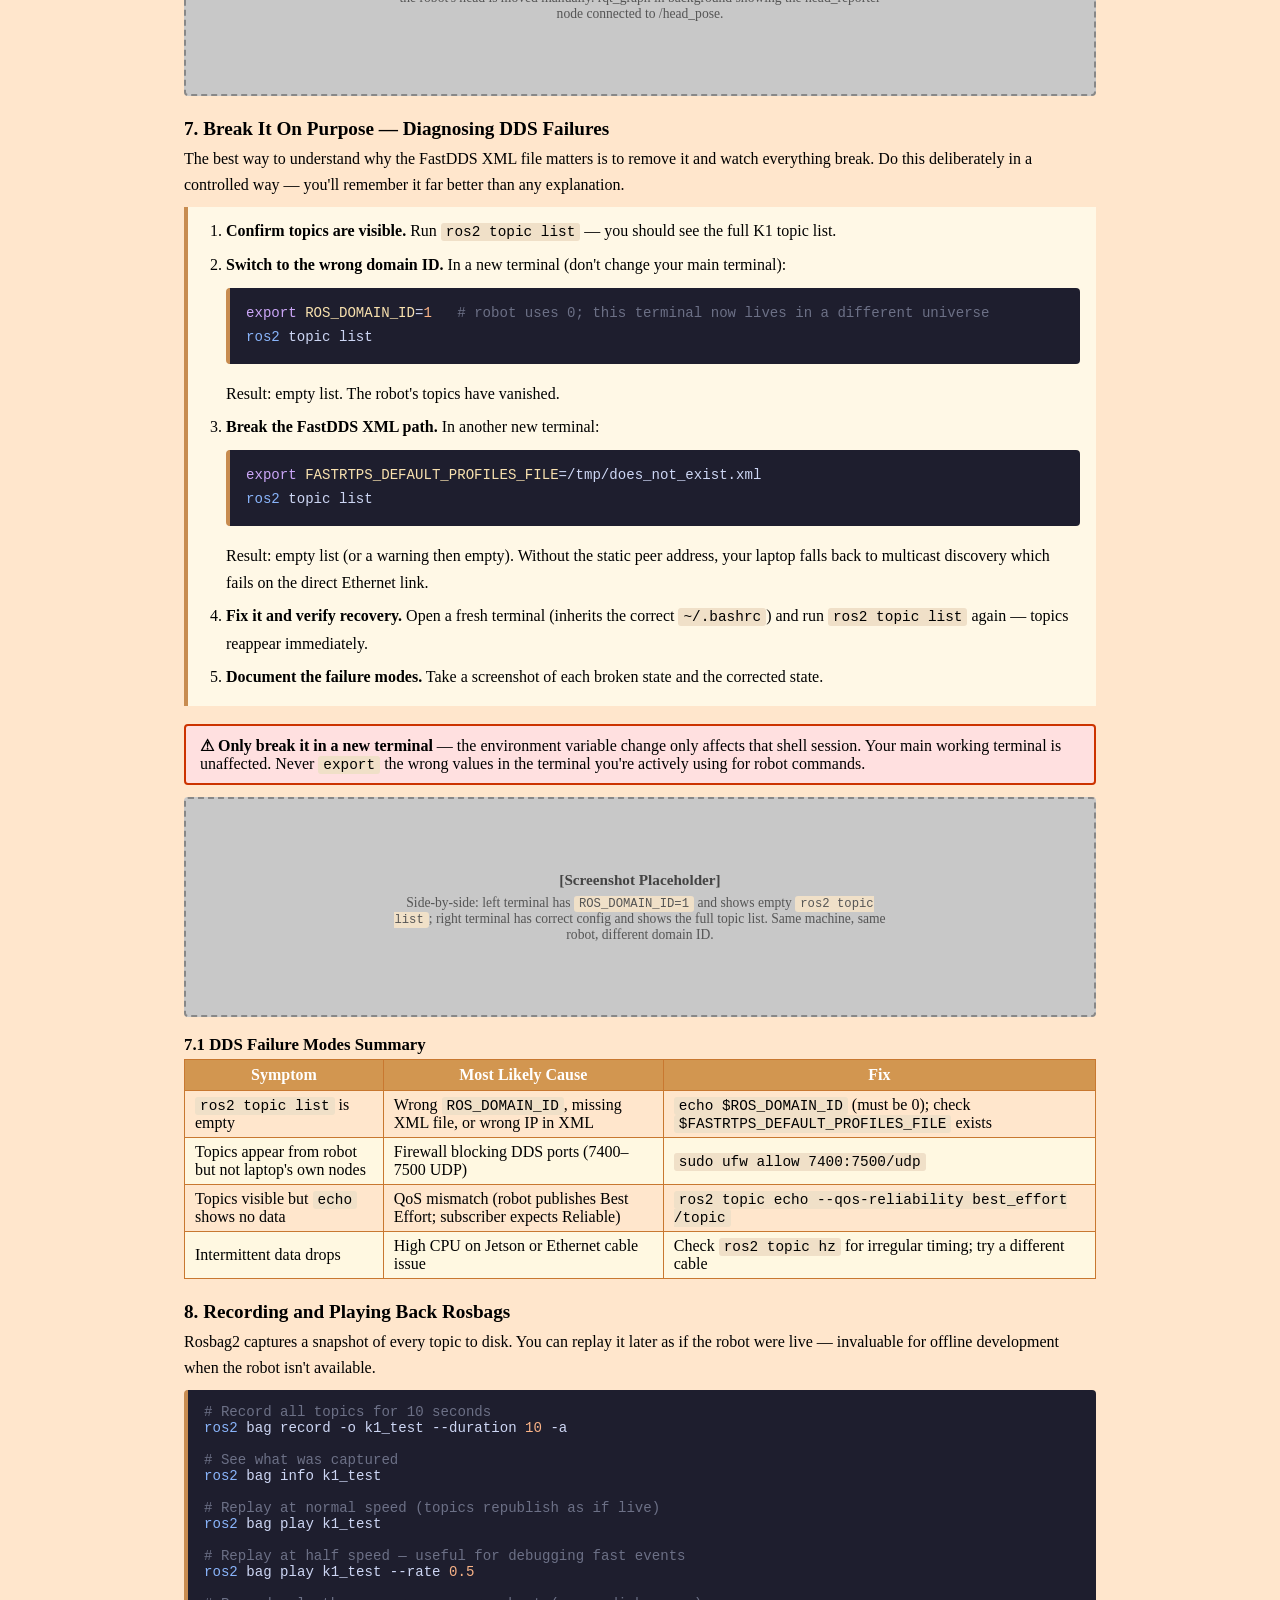
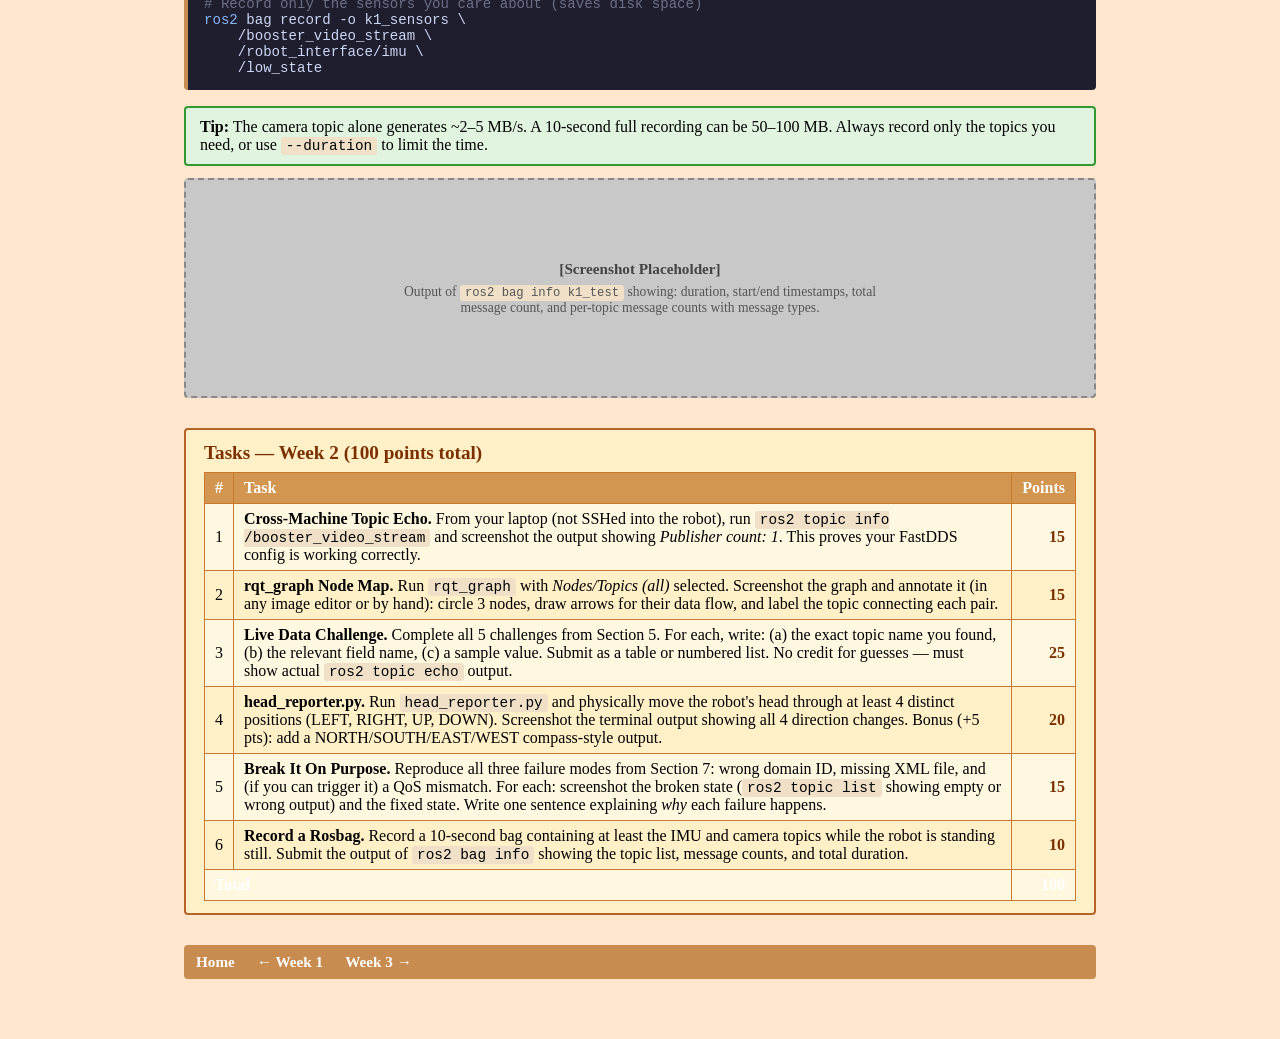
<file: course/week2/week2.html>
<!DOCTYPE html>
<html lang="en">
<head>
  <meta charset="UTF-8">
  <meta name="viewport" content="width=device-width, initial-scale=1.0">
  <title>Week 2 — ROS 2 Fundamentals</title>
  <link rel="stylesheet" href="../style.css">
</head>
<body>

<div class="nav-bar">
  <a href="../index.html">Home</a>
  <a href="../week1/week1.html">&larr; Week 1</a>
  <a href="../week3/week3.html">Week 3 &rarr;</a>
</div>

<h1 class="page-title">Week 2 — ROS 2 Fundamentals</h1>

<div class="objectives-box">
  <strong>Learning Objectives</strong>
  <ul>
    <li>See live robot data streaming before touching any theory</li>
    <li>Understand core ROS 2 concepts: nodes, topics, messages, and services</li>
    <li>Configure FastDDS for Ethernet-based cross-machine communication</li>
    <li>Visualise the running robot's node graph with rqt_graph</li>
    <li>Write a Python ROS 2 subscriber node from scratch</li>
    <li>Diagnose DDS discovery failures by intentionally breaking the config</li>
    <li>Record and replay sensor data with rosbag2</li>
  </ul>
</div>

<!-- =========================================================== -->
<h2>0. Try This First — Before Any Theory</h2>

<p>
  Forget the slides. SSH into the robot, run two commands, and watch
  what happens. Then we'll explain everything you see.
</p>

<div class="steps">
  <ol>
    <li>SSH into the robot: <code>ssh booster@192.168.10.102</code></li>
    <li>Source ROS 2: <code>source /opt/ros/humble/setup.bash</code></li>
    <li>Run this:</li>
  </ol>
</div>

<pre><span class="cm"># See every data stream the robot is producing right now</span>
<span class="fn">ros2</span> topic list</pre>

<p>
  You'll see 20–30 topic names scroll past. Every one of those is a live
  data stream. Now pick the most interesting-sounding one and look inside it:
</p>

<pre><span class="cm"># Watch raw data pouring off the robot's camera (Ctrl-C to stop)</span>
<span class="fn">ros2</span> topic echo /booster_video_stream</pre>

<p>
  That wall of numbers scrolling past? That's the robot's live camera feed —
  every pixel of every frame encoded as bytes, streaming at ~30 Hz over your
  Ethernet cable from the Jetson Orin to your terminal. <em>Now</em> let's
  understand what you're actually looking at.
</p>

<div class="screenshot">
  <div class="ss-label">[Screenshot Placeholder]</div>
  <div class="ss-caption">Terminal showing <code>ros2 topic echo /booster_video_stream</code>
    with the raw CompressedImage message fields scrolling — header timestamp,
    format: "jpeg", and the data byte array.</div>
</div>

<div class="tip-box">
  <strong>Why is it unreadable?</strong> The camera topic carries
  <em>compressed JPEG bytes</em> — binary data that makes no sense as
  text. Later in Week 3 we'll decode it into actual images. For now, the
  point is that the data is <em>there</em>, flowing live from the robot.
</div>

<!-- =========================================================== -->
<h2>1. What Is ROS 2?</h2>

<p>
  What you just saw is ROS 2 in action. ROS 2 (Robot Operating System 2)
  is a middleware framework that lets independent programs — running on
  different machines, written in different languages — share data over a
  network as if they were all in the same process.
</p>

<p>
  Unlike ROS 1, ROS 2 is built on the DDS (Data Distribution Service)
  standard, giving it real-time capabilities, multi-robot support, and
  better security. The robot runs a collection of ROS 2 <em>nodes</em>
  continuously; your laptop can subscribe to any of their output topics
  over the Ethernet cable.
</p>

<h3>1.1 Core Concepts</h3>

<table style="border-collapse:collapse; width:100%; margin-bottom:14px;">
  <tr style="background-color:rgb(210,150,80);color:#fff;font-weight:bold;">
    <th style="border:1px solid #c87830;padding:6px 10px;">Concept</th>
    <th style="border:1px solid #c87830;padding:6px 10px;">Description</th>
    <th style="border:1px solid #c87830;padding:6px 10px;">K1 Example</th>
  </tr>
  <tr>
    <td style="border:1px solid #c87830;padding:5px 10px;"><strong>Node</strong></td>
    <td style="border:1px solid #c87830;padding:5px 10px;">A single executable process with one responsibility.</td>
    <td style="border:1px solid #c87830;padding:5px 10px;">Camera driver, walk controller, IMU reader</td>
  </tr>
  <tr style="background-color:rgb(255,248,225);">
    <td style="border:1px solid #c87830;padding:5px 10px;"><strong>Topic</strong></td>
    <td style="border:1px solid #c87830;padding:5px 10px;">A named channel. Publishers push data; subscribers receive it. Asynchronous — sender doesn't wait for a reader.</td>
    <td style="border:1px solid #c87830;padding:5px 10px;"><code>/booster_video_stream</code>, <code>/low_state</code></td>
  </tr>
  <tr>
    <td style="border:1px solid #c87830;padding:5px 10px;"><strong>Message</strong></td>
    <td style="border:1px solid #c87830;padding:5px 10px;">A typed data structure sent over a topic.</td>
    <td style="border:1px solid #c87830;padding:5px 10px;"><code>sensor_msgs/CompressedImage</code>, <code>sensor_msgs/Imu</code></td>
  </tr>
  <tr style="background-color:rgb(255,248,225);">
    <td style="border:1px solid #c87830;padding:5px 10px;"><strong>Service</strong></td>
    <td style="border:1px solid #c87830;padding:5px 10px;">Request/response — caller blocks until the server replies. For discrete one-off actions.</td>
    <td style="border:1px solid #c87830;padding:5px 10px;">Query robot mode, trigger a behaviour</td>
  </tr>
  <tr>
    <td style="border:1px solid #c87830;padding:5px 10px;"><strong>Action</strong></td>
    <td style="border:1px solid #c87830;padding:5px 10px;">Like a service but streams feedback during long-running tasks.</td>
    <td style="border:1px solid #c87830;padding:5px 10px;">Navigate to a waypoint, execute a gait</td>
  </tr>
</table>

<!-- =========================================================== -->
<h2>2. Seeing the Node Graph with rqt_graph</h2>

<p>
  <code>rqt_graph</code> draws every running node and every topic as a
  live graph. It's the fastest way to understand what a robot is actually
  doing without reading any code.
</p>

<pre><span class="cm"># On your laptop (with FastDDS configured — see Section 3)</span>
<span class="fn">rqt_graph</span></pre>

<div class="steps">
  <ol>
    <li>Run <code>rqt_graph</code> on your laptop.</li>
    <li>In the toolbar, select <strong>Nodes/Topics (all)</strong> from the dropdown.</li>
    <li>Uncheck <em>Hide dead sinks</em> and <em>Hide leaf topics</em> to see everything.</li>
    <li>Click <strong>Refresh</strong> (the circular arrow button).</li>
    <li>Ovals are nodes. Rectangles are topics. Arrows show data flow direction.</li>
  </ol>
</div>

<div class="screenshot">
  <div class="ss-label">[Screenshot Placeholder]</div>
  <div class="ss-caption">rqt_graph showing the K1 robot's full node graph — camera driver,
    walk controller, IMU node, and state publisher connected by labelled topic arrows.
    At least 5 nodes and 8 topics visible.</div>
</div>

<p>
  Look for these nodes in the graph and trace the data flow:
</p>
<ul>
  <li>Which node publishes <code>/booster_video_stream</code>?</li>
  <li>Which node publishes <code>/low_state</code>?</li>
  <li>Are there any nodes with no subscribers (dead ends)?</li>
</ul>

<!-- =========================================================== -->
<h2>3. FastDDS Configuration for Ethernet</h2>

<p>
  By default, ROS 2 uses UDP <em>multicast</em> for peer discovery — one
  machine broadcasts "I'm here!" and all others on the network hear it.
  On a direct Ethernet cable or an unmanaged switch, multicast is often
  blocked and the two machines never find each other. FastDDS with a
  static peer list bypasses this entirely.
</p>

<h3>3.1 Create the FastDDS Configuration File</h3>

<p>On your <strong>laptop</strong>, create <code>~/robots/k1/config/fastdds_k1.xml</code>:</p>

<pre><span class="op">&lt;?</span><span class="kw">xml</span> version=<span class="st">"1.0"</span> encoding=<span class="st">"UTF-8"</span> <span class="op">?&gt;</span>
<span class="op">&lt;</span><span class="cls">profiles</span> xmlns=<span class="st">"http://www.eprosima.com/XMLSchemas/fastRTPS_Profiles"</span><span class="op">&gt;</span>
  <span class="op">&lt;</span><span class="cls">transport_descriptors</span><span class="op">&gt;</span>
    <span class="op">&lt;</span><span class="cls">transport_descriptor</span><span class="op">&gt;</span>
      <span class="op">&lt;</span><span class="cls">transport_id</span><span class="op">&gt;</span>udp_transport<span class="op">&lt;/</span><span class="cls">transport_id</span><span class="op">&gt;</span>
      <span class="op">&lt;</span><span class="cls">type</span><span class="op">&gt;</span>UDPv4<span class="op">&lt;/</span><span class="cls">type</span><span class="op">&gt;</span>
    <span class="op">&lt;/</span><span class="cls">transport_descriptor</span><span class="op">&gt;</span>
  <span class="op">&lt;/</span><span class="cls">transport_descriptors</span><span class="op">&gt;</span>
  <span class="op">&lt;</span><span class="cls">participant</span> profile_name=<span class="st">"k1_participant"</span> is_default_profile=<span class="st">"true"</span><span class="op">&gt;</span>
    <span class="op">&lt;</span><span class="cls">rtps</span><span class="op">&gt;</span>
      <span class="op">&lt;</span><span class="cls">userTransports</span><span class="op">&gt;</span>
        <span class="op">&lt;</span><span class="cls">transport_id</span><span class="op">&gt;</span>udp_transport<span class="op">&lt;/</span><span class="cls">transport_id</span><span class="op">&gt;</span>
      <span class="op">&lt;/</span><span class="cls">userTransports</span><span class="op">&gt;</span>
      <span class="op">&lt;</span><span class="cls">useBuiltinTransports</span><span class="op">&gt;</span>false<span class="op">&lt;/</span><span class="cls">useBuiltinTransports</span><span class="op">&gt;</span>
      <span class="op">&lt;</span><span class="cls">builtin</span><span class="op">&gt;</span>
        <span class="op">&lt;</span><span class="cls">discovery_config</span><span class="op">&gt;</span>
          <span class="op">&lt;</span><span class="cls">initialPeersList</span><span class="op">&gt;</span>
            <span class="op">&lt;</span><span class="cls">locator</span><span class="op">&gt;&lt;</span><span class="cls">udpv4</span><span class="op">&gt;&lt;</span><span class="cls">address</span><span class="op">&gt;</span>192.168.10.102<span class="op">&lt;/</span><span class="cls">address</span><span class="op">&gt;&lt;/</span><span class="cls">udpv4</span><span class="op">&gt;&lt;/</span><span class="cls">locator</span><span class="op">&gt;</span>
          <span class="op">&lt;/</span><span class="cls">initialPeersList</span><span class="op">&gt;</span>
        <span class="op">&lt;/</span><span class="cls">discovery_config</span><span class="op">&gt;</span>
      <span class="op">&lt;/</span><span class="cls">builtin</span><span class="op">&gt;</span>
    <span class="op">&lt;/</span><span class="cls">rtps</span><span class="op">&gt;</span>
  <span class="op">&lt;/</span><span class="cls">participant</span><span class="op">&gt;</span>
<span class="op">&lt;/</span><span class="cls">profiles</span><span class="op">&gt;</span></pre>

<h3>3.2 Set Environment Variables</h3>

<p>Add to your laptop's <code>~/.bashrc</code> and run <code>source ~/.bashrc</code>:</p>

<pre><span class="cm"># ROS 2 environment — add to ~/.bashrc on your laptop</span>
<span class="kw">source</span> /opt/ros/humble/setup.bash
<span class="kw">export</span> <span class="cls">ROS_DOMAIN_ID</span>=<span class="num">0</span>
<span class="kw">export</span> <span class="cls">RMW_IMPLEMENTATION</span>=rmw_fastrtps_cpp
<span class="kw">export</span> <span class="cls">FASTRTPS_DEFAULT_PROFILES_FILE</span>=~/robots/k1/config/fastdds_k1.xml</pre>

<h3>3.3 Why the XML File Is Needed (DDS vs WiFi Discovery)</h3>

<p>
  ROS 2 DDS discovery broadcasts "participant announcement" UDP packets.
  On WiFi every device on the subnet hears the broadcast automatically.
  On a direct Ethernet cable or an unmanaged switch, multicast packets are
  often not forwarded — the two machines never discover each other and
  <code>ros2 topic list</code> returns nothing from your laptop.
</p>
<p>
  The XML file hard-codes the robot's IP as an <em>initial peer</em>, so
  your laptop sends the discovery packet directly to <code>192.168.10.102</code>
  instead of multicasting. No multicast needed — discovery always works.
</p>

<!-- =========================================================== -->
<h2>4. Topic Commands Reference</h2>

<pre><span class="cm"># List all active topics</span>
<span class="fn">ros2</span> topic list

<span class="cm"># Echo live messages (Ctrl-C to stop)</span>
<span class="fn">ros2</span> topic echo /low_state

<span class="cm"># Show message type, publisher count, subscriber count</span>
<span class="fn">ros2</span> topic info /booster_video_stream

<span class="cm"># Measure publish rate in Hz</span>
<span class="fn">ros2</span> topic hz /robot_interface/imu

<span class="cm"># Show the full message schema (field names and types)</span>
<span class="fn">ros2</span> interface show sensor_msgs/msg/Imu

<span class="cm"># Echo just one message then exit</span>
<span class="fn">ros2</span> topic echo --once /low_state</pre>

<div class="screenshot">
  <div class="ss-label">[Screenshot Placeholder]</div>
  <div class="ss-caption">Terminal output of <code>ros2 topic info /booster_video_stream</code>
    from the laptop, showing Type, Publisher count: 1, Subscription count: 0.</div>
</div>

<!-- =========================================================== -->
<h2>5. Live Data Challenge</h2>

<p>
  Don't look these up — figure them out by exploring
  <code>ros2 topic list</code>, <code>ros2 topic echo</code>, and
  <code>ros2 topic hz</code>. Use <code>ros2 interface show</code>
  to understand message fields when you need to.
</p>

<div class="steps">
  <ol>
    <li>
      <strong>Find the head orientation topic.</strong>
      The K1's head pose is published somewhere. Find the topic name,
      echo one message, and identify which field contains the yaw (left/right) angle.
      <em>Hint: run <code>ros2 topic list | grep head</code></em>
    </li>
    <li>
      <strong>Measure the camera frame rate.</strong>
      Use <code>ros2 topic hz</code> on the camera topic and run it for
      10 seconds. What is the actual publish rate? Is it stable or does
      it fluctuate? Record the min, max, and mean Hz.
    </li>
    <li>
      <strong>Count the robot's joints.</strong>
      Echo <code>/joint_states</code> once (<code>--once</code> flag) and
      count how many joint names are listed. Does the number match the
      advertised 22 DOF? If not, explain why some joints may be missing.
    </li>
    <li>
      <strong>Find a topic that changes when you move the robot's head.</strong>
      With the robot in damping mode, gently move the head by hand while
      watching topic data. Which topic values change? Which stay constant?
      List at least two topics that respond and two that don't.
    </li>
    <li>
      <strong>Find the walking state topic.</strong>
      There is a topic that tells you the robot's current locomotion mode
      (standing, walking, damping, etc.). Find it, echo it, and report
      the field name and value when the robot is in damping mode.
    </li>
  </ol>
</div>

<div class="tip-box">
  <strong>Useful trick:</strong> <code>ros2 topic list | grep -i walk</code>,
  <code>ros2 topic list | grep -i state</code>, and
  <code>ros2 topic list | grep -i mode</code> will narrow the search quickly.
</div>

<div class="screenshot">
  <div class="ss-label">[Screenshot Placeholder]</div>
  <div class="ss-caption">Terminal split-screen: left side shows <code>ros2 topic hz
    /booster_video_stream</code> running for 10 seconds displaying min/max/mean Hz;
    right side shows <code>ros2 topic echo --once /joint_states</code> with all joint
    names listed.</div>
</div>

<!-- =========================================================== -->
<h2>6. Python Exercise — Writing a ROS 2 Subscriber Node</h2>

<p>
  Reading data from the terminal is useful for debugging but eventually
  you want to write code that <em>reacts</em> to it. Here's your first
  ROS 2 Python node: it subscribes to the head pose topic and prints
  a plain-English description of where the robot's head is pointing.
</p>

<h3>6.1 head_reporter.py — Full Code with Explanation</h3>

<pre><span class="cm">#!/usr/bin/env python3</span>
<span class="cm"># head_reporter.py — prints head direction in plain English</span>

<span class="kw">import</span> rclpy                          <span class="cm"># ROS 2 Python client library</span>
<span class="kw">from</span> rclpy.node <span class="kw">import</span> Node           <span class="cm"># base class for all ROS 2 nodes</span>
<span class="kw">from</span> geometry_msgs.msg <span class="kw">import</span> Pose    <span class="cm"># message type for head_pose topic</span>
<span class="kw">import</span> math

<span class="kw">class</span> <span class="cls">HeadReporter</span>(Node):
    <span class="kw">def</span> <span class="fn">__init__</span>(<span class="kw">self</span>):
        <span class="cm"># Every node needs a unique name — used in rqt_graph</span>
        <span class="fn">super</span>().<span class="fn">__init__</span>(<span class="st">"head_reporter"</span>)

        <span class="cm"># create_subscription(msg_type, topic, callback, queue_size)</span>
        <span class="kw">self</span>.sub = <span class="kw">self</span>.<span class="fn">create_subscription</span>(
            Pose,
            <span class="st">"/head_pose"</span>,
            <span class="kw">self</span>.on_pose,      <span class="cm"># called every time a message arrives</span>
            <span class="num">10</span>                 <span class="cm"># keep at most 10 messages in the queue</span>
        )
        <span class="kw">self</span>.last_report = <span class="st">""</span>  <span class="cm"># avoid printing the same line repeatedly</span>

    <span class="kw">def</span> <span class="fn">on_pose</span>(<span class="kw">self</span>, msg: Pose):
        <span class="cm"># Extract yaw and pitch from the quaternion orientation</span>
        q = msg.orientation
        <span class="cm"># Convert quaternion → yaw (left/right) and pitch (up/down)</span>
        yaw   = <span class="fn">math.atan2</span>(<span class="num">2</span>*(q.w*q.z + q.x*q.y),
                            <span class="num">1</span> - <span class="num">2</span>*(q.y*q.y + q.z*q.z))
        pitch = <span class="fn">math.asin</span>(<span class="fn">max</span>(-<span class="num">1</span>, <span class="fn">min</span>(<span class="num">1</span>, <span class="num">2</span>*(q.w*q.y - q.z*q.x))))

        yaw_deg   = <span class="fn">math.degrees</span>(yaw)
        pitch_deg = <span class="fn">math.degrees</span>(pitch)

        <span class="cm"># Map angles to plain English</span>
        <span class="kw">if</span>   yaw_deg &gt;  <span class="num">15</span>:  horiz = <span class="st">"LEFT"</span>
        <span class="kw">elif</span> yaw_deg &lt; -<span class="num">15</span>:  horiz = <span class="st">"RIGHT"</span>
        <span class="kw">else</span>:                  horiz = <span class="st">"CENTER"</span>

        <span class="kw">if</span>   pitch_deg &gt;  <span class="num">10</span>: vert = <span class="st">"UP"</span>
        <span class="kw">elif</span> pitch_deg &lt; -<span class="num">10</span>: vert = <span class="st">"DOWN"</span>
        <span class="kw">else</span>:                   vert = <span class="st">"LEVEL"</span>

        report = <span class="st">f"Robot head is pointing {horiz} and {vert} "</span> \
                 <span class="st">f"(yaw={yaw_deg:.1f}° pitch={pitch_deg:.1f}°)"</span>

        <span class="cm"># Only print when the direction actually changes</span>
        <span class="kw">if</span> report != <span class="kw">self</span>.last_report:
            <span class="fn">print</span>(report)
            <span class="kw">self</span>.last_report = report

<span class="kw">def</span> <span class="fn">main</span>():
    rclpy.<span class="fn">init</span>()                       <span class="cm"># start the ROS 2 runtime</span>
    node = <span class="cls">HeadReporter</span>()
    <span class="kw">try</span>:
        rclpy.<span class="fn">spin</span>(node)               <span class="cm"># loop forever, calling callbacks</span>
    <span class="kw">except</span> KeyboardInterrupt:
        <span class="fn">pass</span>
    <span class="kw">finally</span>:
        node.<span class="fn">destroy_node</span>()
        rclpy.<span class="fn">shutdown</span>()

<span class="kw">if</span> __name__ == <span class="st">"__main__"</span>:
    <span class="fn">main</span>()</pre>

<h3>6.2 Running the Node</h3>

<div class="steps">
  <ol>
    <li>Save the script: <code>nano ~/head_reporter.py</code> (paste and save)</li>
    <li>Run it: <code>python3 ~/head_reporter.py</code></li>
    <li>In a second terminal, manually move the robot's head (it should be in damping mode).</li>
    <li>Watch the direction labels update in real-time.</li>
    <li>Press Ctrl-C to stop cleanly.</li>
  </ol>
</div>

<p>
  Expected output when you tilt the head left then right:
</p>

<pre><span class="cm">Robot head is pointing CENTER and LEVEL (yaw=2.1° pitch=-0.4°)</span>
<span class="cm">Robot head is pointing LEFT and LEVEL (yaw=18.3° pitch=-0.2°)</span>
<span class="cm">Robot head is pointing LEFT and UP (yaw=21.7° pitch=12.1°)</span>
<span class="cm">Robot head is pointing CENTER and LEVEL (yaw=3.0° pitch=0.9°)</span>
<span class="cm">Robot head is pointing RIGHT and LEVEL (yaw=-16.4° pitch=1.2°)</span></pre>

<div class="screenshot">
  <div class="ss-label">[Screenshot Placeholder]</div>
  <div class="ss-caption">Terminal running head_reporter.py with 5–6 lines of output showing
    direction changing as the robot's head is moved manually. rqt_graph in background
    showing the head_reporter node connected to /head_pose.</div>
</div>

<!-- =========================================================== -->
<h2>7. Break It On Purpose — Diagnosing DDS Failures</h2>

<p>
  The best way to understand why the FastDDS XML file matters is to
  remove it and watch everything break. Do this deliberately in a
  controlled way — you'll remember it far better than any explanation.
</p>

<div class="steps">
  <ol>
    <li>
      <strong>Confirm topics are visible.</strong>
      Run <code>ros2 topic list</code> — you should see the full K1 topic list.
    </li>
    <li>
      <strong>Switch to the wrong domain ID.</strong>
      In a new terminal (don't change your main terminal):
<pre><span class="kw">export</span> <span class="cls">ROS_DOMAIN_ID</span>=<span class="num">1</span>   <span class="cm"># robot uses 0; this terminal now lives in a different universe</span>
<span class="fn">ros2</span> topic list</pre>
      Result: empty list. The robot's topics have vanished.
    </li>
    <li>
      <strong>Break the FastDDS XML path.</strong>
      In another new terminal:
<pre><span class="kw">export</span> <span class="cls">FASTRTPS_DEFAULT_PROFILES_FILE</span>=/tmp/does_not_exist.xml
<span class="fn">ros2</span> topic list</pre>
      Result: empty list (or a warning then empty). Without the static peer
      address, your laptop falls back to multicast discovery which fails
      on the direct Ethernet link.
    </li>
    <li>
      <strong>Fix it and verify recovery.</strong>
      Open a fresh terminal (inherits the correct <code>~/.bashrc</code>) and
      run <code>ros2 topic list</code> again — topics reappear immediately.
    </li>
    <li>
      <strong>Document the failure modes.</strong>
      Take a screenshot of each broken state and the corrected state.
    </li>
  </ol>
</div>

<div class="warning-box">
  <strong>&#9888; Only break it in a new terminal</strong> — the environment
  variable change only affects that shell session. Your main working terminal
  is unaffected. Never <code>export</code> the wrong values in the terminal
  you're actively using for robot commands.
</div>

<div class="screenshot">
  <div class="ss-label">[Screenshot Placeholder]</div>
  <div class="ss-caption">Side-by-side: left terminal has <code>ROS_DOMAIN_ID=1</code> and
    shows empty <code>ros2 topic list</code>; right terminal has correct config and shows
    the full topic list. Same machine, same robot, different domain ID.</div>
</div>

<h3>7.1 DDS Failure Modes Summary</h3>

<table style="border-collapse:collapse; width:100%; margin-bottom:14px;">
  <tr style="background-color:rgb(210,150,80);color:#fff;font-weight:bold;">
    <th style="border:1px solid #c87830;padding:6px 10px;">Symptom</th>
    <th style="border:1px solid #c87830;padding:6px 10px;">Most Likely Cause</th>
    <th style="border:1px solid #c87830;padding:6px 10px;">Fix</th>
  </tr>
  <tr>
    <td style="border:1px solid #c87830;padding:5px 10px;"><code>ros2 topic list</code> is empty</td>
    <td style="border:1px solid #c87830;padding:5px 10px;">Wrong <code>ROS_DOMAIN_ID</code>, missing XML file, or wrong IP in XML</td>
    <td style="border:1px solid #c87830;padding:5px 10px;"><code>echo $ROS_DOMAIN_ID</code> (must be 0); check <code>$FASTRTPS_DEFAULT_PROFILES_FILE</code> exists</td>
  </tr>
  <tr style="background-color:rgb(255,248,225);">
    <td style="border:1px solid #c87830;padding:5px 10px;">Topics appear from robot but not laptop's own nodes</td>
    <td style="border:1px solid #c87830;padding:5px 10px;">Firewall blocking DDS ports (7400–7500 UDP)</td>
    <td style="border:1px solid #c87830;padding:5px 10px;"><code>sudo ufw allow 7400:7500/udp</code></td>
  </tr>
  <tr>
    <td style="border:1px solid #c87830;padding:5px 10px;">Topics visible but <code>echo</code> shows no data</td>
    <td style="border:1px solid #c87830;padding:5px 10px;">QoS mismatch (robot publishes Best Effort; subscriber expects Reliable)</td>
    <td style="border:1px solid #c87830;padding:5px 10px;"><code>ros2 topic echo --qos-reliability best_effort /topic</code></td>
  </tr>
  <tr style="background-color:rgb(255,248,225);">
    <td style="border:1px solid #c87830;padding:5px 10px;">Intermittent data drops</td>
    <td style="border:1px solid #c87830;padding:5px 10px;">High CPU on Jetson or Ethernet cable issue</td>
    <td style="border:1px solid #c87830;padding:5px 10px;">Check <code>ros2 topic hz</code> for irregular timing; try a different cable</td>
  </tr>
</table>

<!-- =========================================================== -->
<h2>8. Recording and Playing Back Rosbags</h2>

<p>
  Rosbag2 captures a snapshot of every topic to disk. You can replay it
  later as if the robot were live — invaluable for offline development
  when the robot isn't available.
</p>

<pre><span class="cm"># Record all topics for 10 seconds</span>
<span class="fn">ros2</span> bag record -o k1_test --duration <span class="num">10</span> -a

<span class="cm"># See what was captured</span>
<span class="fn">ros2</span> bag info k1_test

<span class="cm"># Replay at normal speed (topics republish as if live)</span>
<span class="fn">ros2</span> bag play k1_test

<span class="cm"># Replay at half speed — useful for debugging fast events</span>
<span class="fn">ros2</span> bag play k1_test --rate <span class="num">0.5</span>

<span class="cm"># Record only the sensors you care about (saves disk space)</span>
<span class="fn">ros2</span> bag record -o k1_sensors \
    /booster_video_stream \
    /robot_interface/imu \
    /low_state</pre>

<div class="tip-box">
  <strong>Tip:</strong> The camera topic alone generates ~2–5 MB/s.
  A 10-second full recording can be 50–100 MB. Always record only the
  topics you need, or use <code>--duration</code> to limit the time.
</div>

<div class="screenshot">
  <div class="ss-label">[Screenshot Placeholder]</div>
  <div class="ss-caption">Output of <code>ros2 bag info k1_test</code> showing: duration,
    start/end timestamps, total message count, and per-topic message counts with
    message types.</div>
</div>

<!-- =========================================================== -->
<div class="tasks-section">
  <h2>Tasks — Week 2 (100 points total)</h2>
  <table>
    <tr><th>#</th><th>Task</th><th class="task-pts">Points</th></tr>
    <tr>
      <td>1</td>
      <td>
        <strong>Cross-Machine Topic Echo.</strong>
        From your laptop (not SSHed into the robot), run
        <code>ros2 topic info /booster_video_stream</code>
        and screenshot the output showing <em>Publisher count: 1</em>.
        This proves your FastDDS config is working correctly.
      </td>
      <td class="task-pts">15</td>
    </tr>
    <tr>
      <td>2</td>
      <td>
        <strong>rqt_graph Node Map.</strong>
        Run <code>rqt_graph</code> with <em>Nodes/Topics (all)</em> selected.
        Screenshot the graph and annotate it (in any image editor or by hand):
        circle 3 nodes, draw arrows for their data flow, and label the topic
        connecting each pair.
      </td>
      <td class="task-pts">15</td>
    </tr>
    <tr>
      <td>3</td>
      <td>
        <strong>Live Data Challenge.</strong>
        Complete all 5 challenges from Section 5. For each, write:
        (a) the exact topic name you found, (b) the relevant field name,
        (c) a sample value. Submit as a table or numbered list.
        No credit for guesses — must show actual <code>ros2 topic echo</code> output.
      </td>
      <td class="task-pts">25</td>
    </tr>
    <tr>
      <td>4</td>
      <td>
        <strong>head_reporter.py.</strong>
        Run <code>head_reporter.py</code> and physically move the robot's head
        through at least 4 distinct positions (LEFT, RIGHT, UP, DOWN).
        Screenshot the terminal output showing all 4 direction changes.
        Bonus (+5 pts): add a NORTH/SOUTH/EAST/WEST compass-style output.
      </td>
      <td class="task-pts">20</td>
    </tr>
    <tr>
      <td>5</td>
      <td>
        <strong>Break It On Purpose.</strong>
        Reproduce all three failure modes from Section 7:
        wrong domain ID, missing XML file, and (if you can trigger it)
        a QoS mismatch. For each: screenshot the broken state
        (<code>ros2 topic list</code> showing empty or wrong output) and the
        fixed state. Write one sentence explaining <em>why</em> each failure happens.
      </td>
      <td class="task-pts">15</td>
    </tr>
    <tr>
      <td>6</td>
      <td>
        <strong>Record a Rosbag.</strong>
        Record a 10-second bag containing at least the IMU and camera topics
        while the robot is standing still. Submit the output of
        <code>ros2 bag info</code> showing the topic list, message counts,
        and total duration.
      </td>
      <td class="task-pts">10</td>
    </tr>
    <tr style="background-color:rgb(210,150,80);color:#fff;font-weight:bold;">
      <td colspan="2">Total</td>
      <td class="task-pts" style="color:#fff;">100</td>
    </tr>
  </table>
</div>

<div class="nav-bar" style="margin-top:30px;">
  <a href="../index.html">Home</a>
  <a href="../week1/week1.html">&larr; Week 1</a>
  <a href="../week3/week3.html">Week 3 &rarr;</a>
</div>

</body>
</html>
</file>
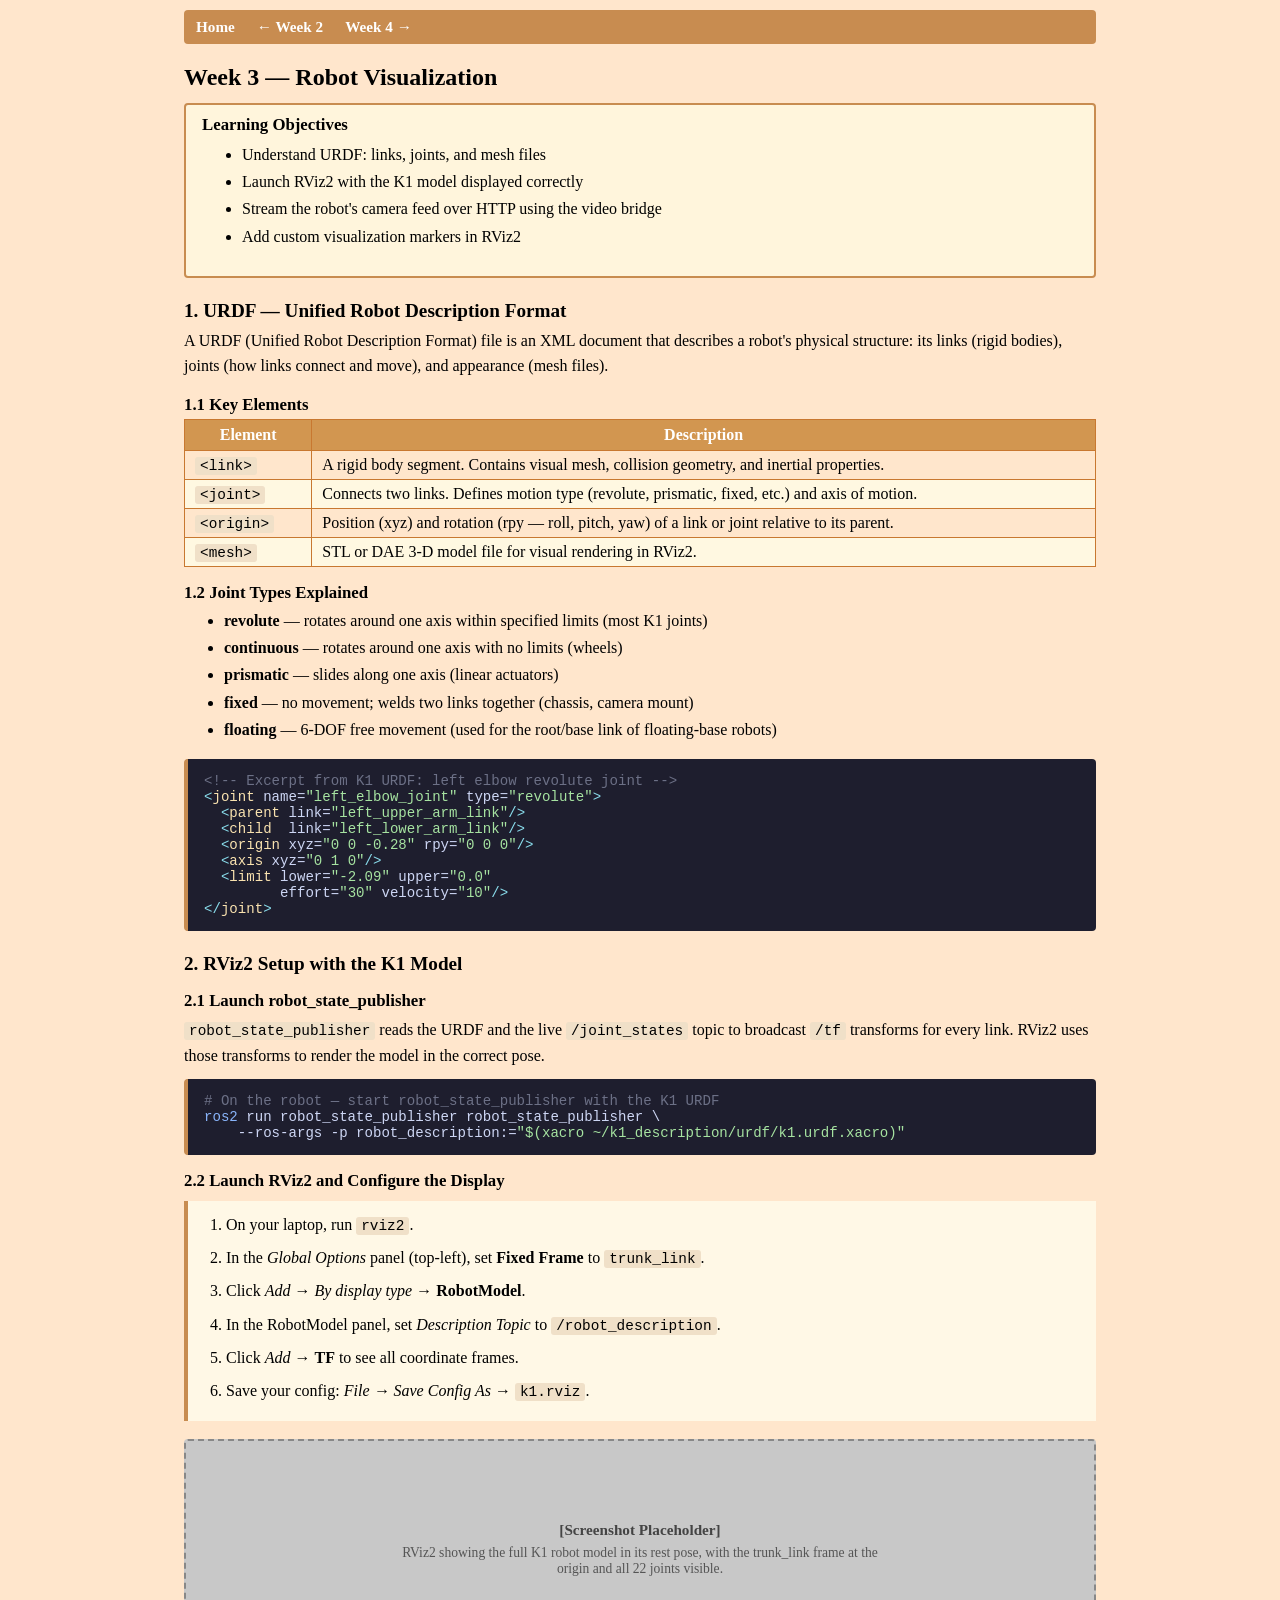
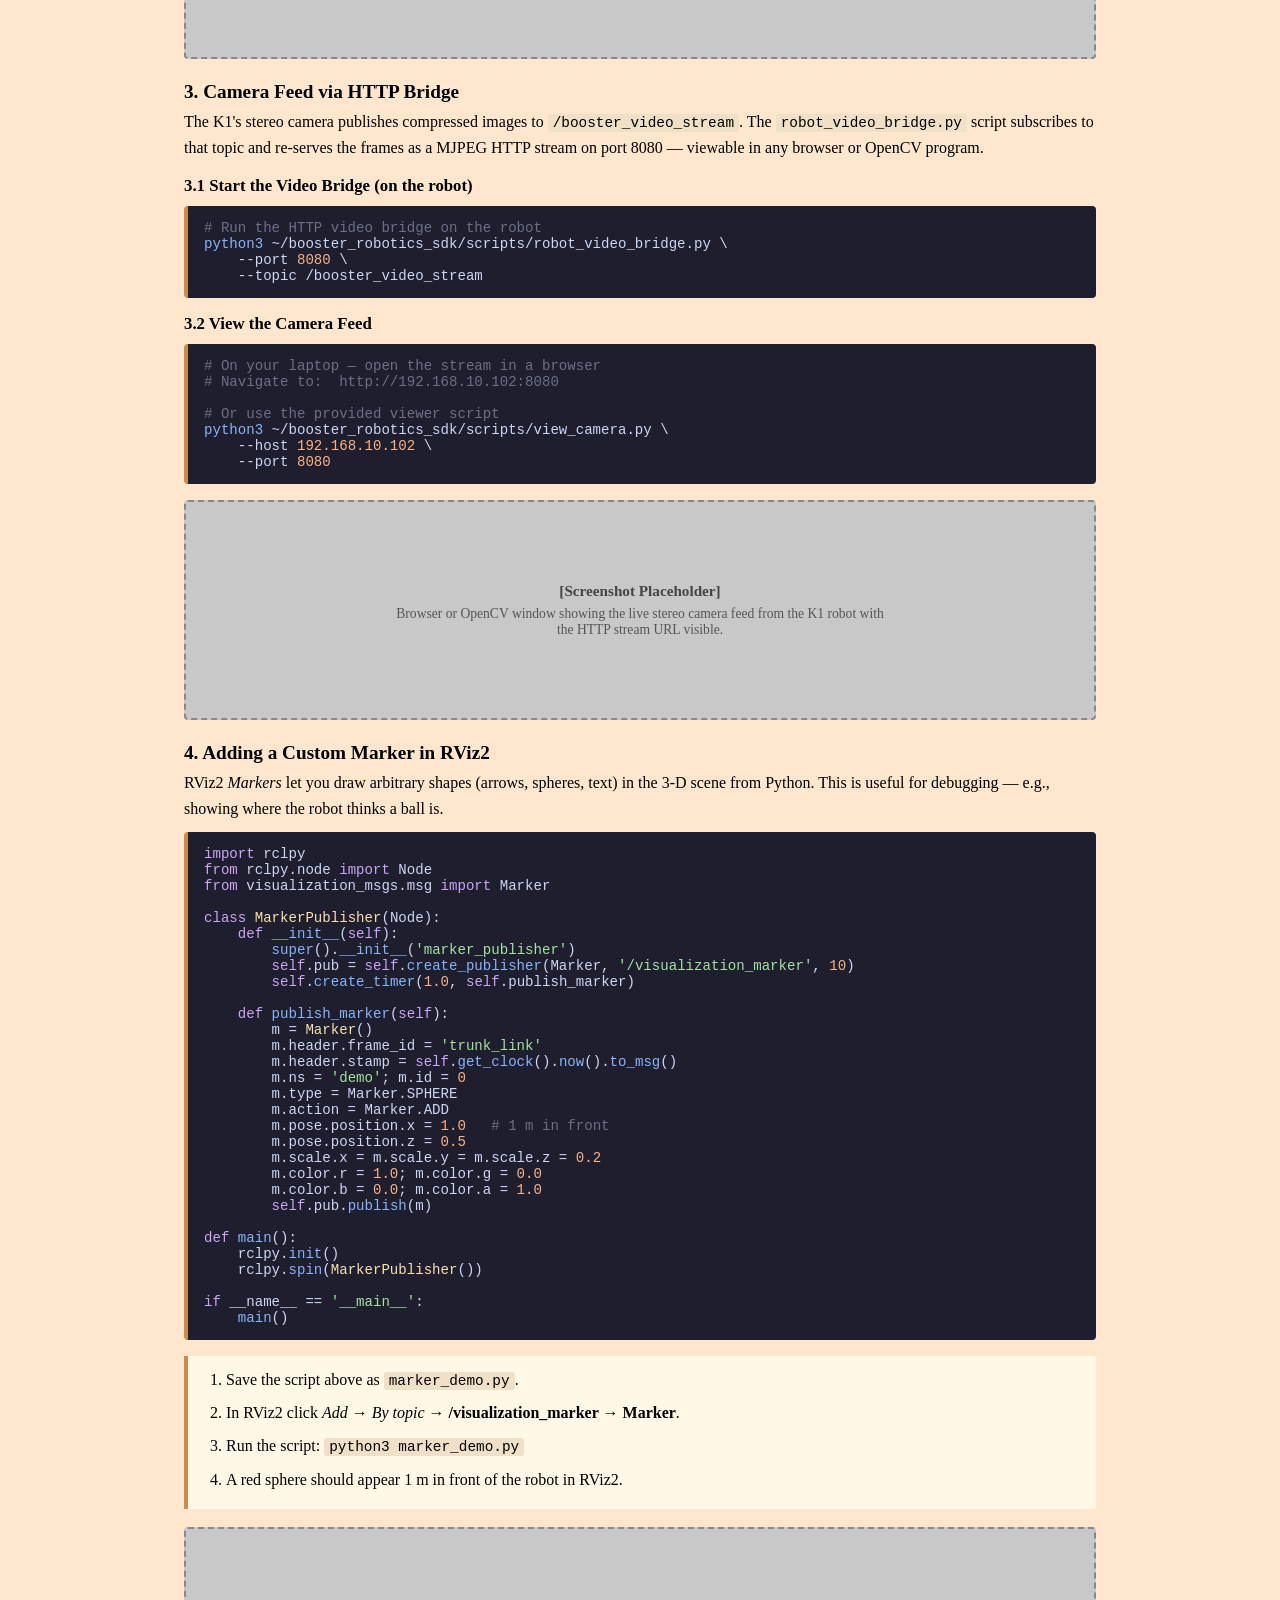
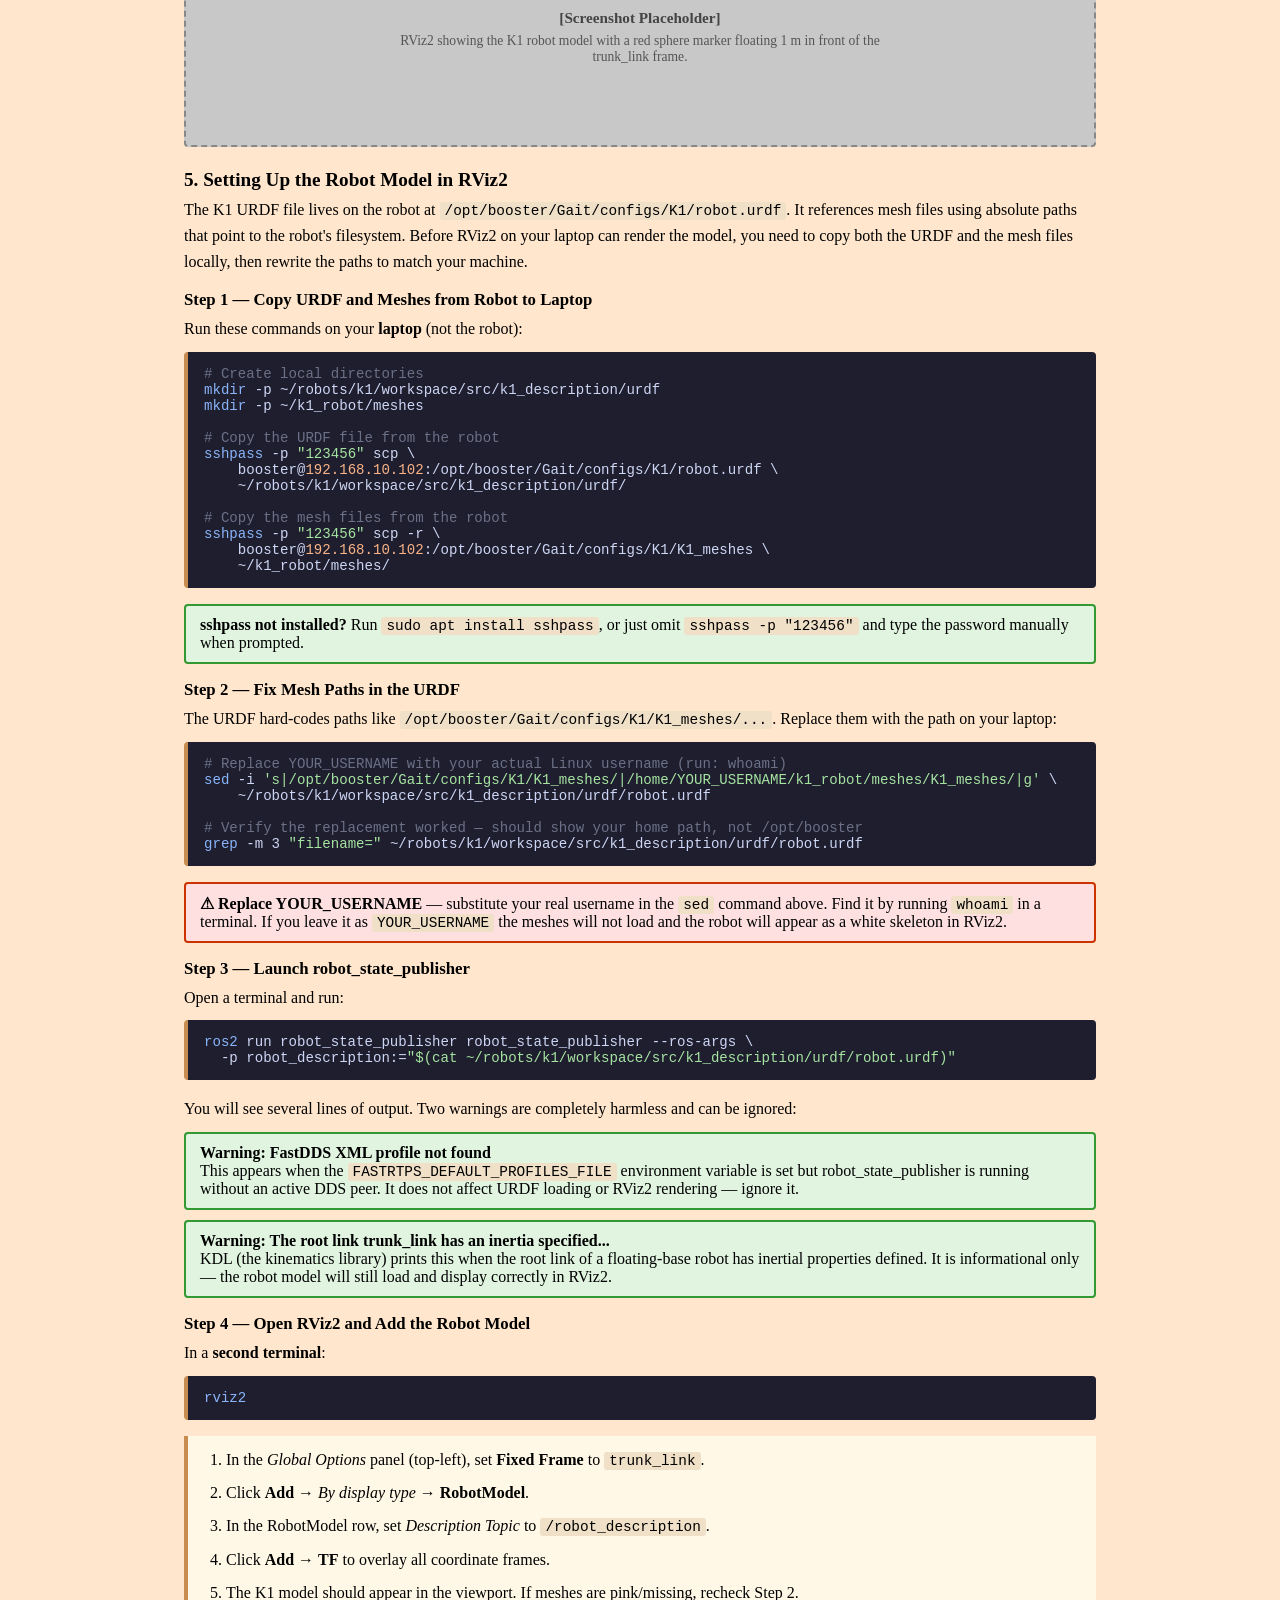
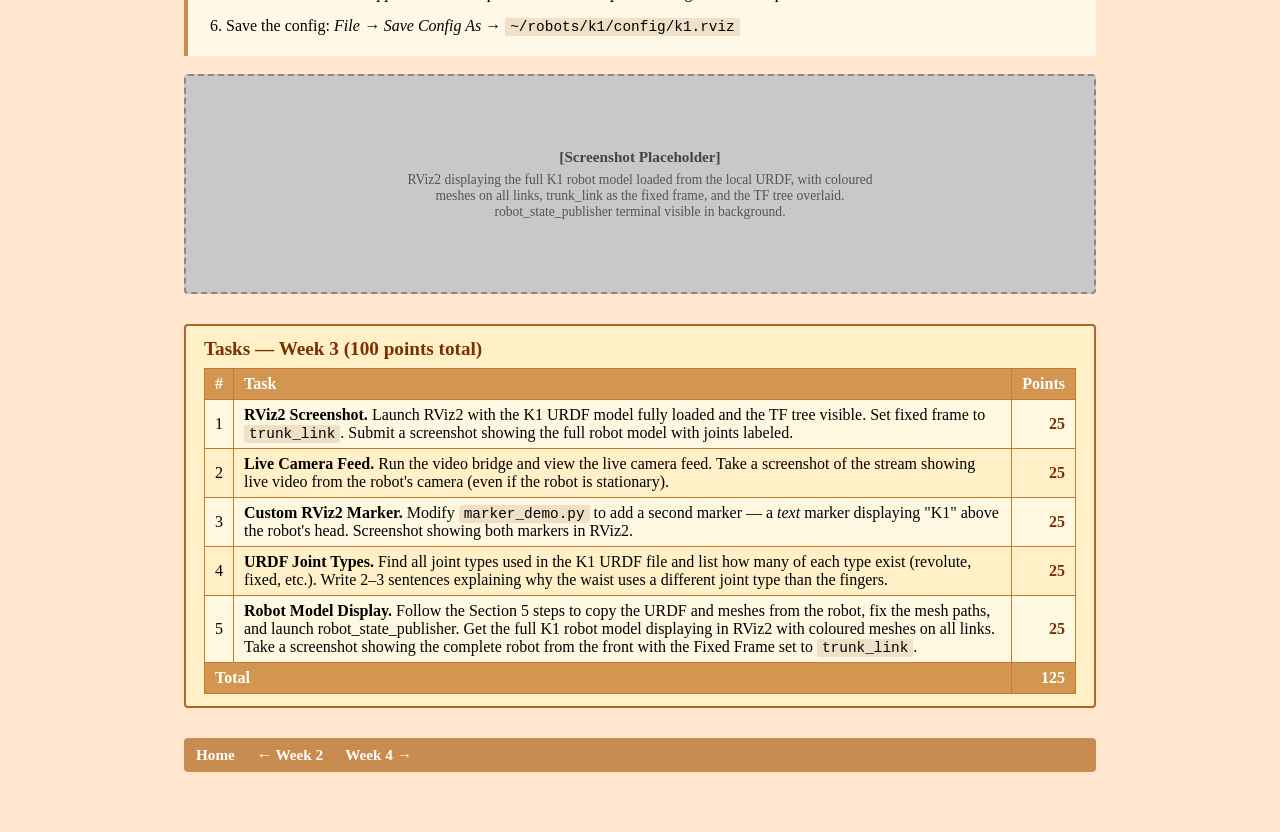
<file: course/week3/week3.html>
<!DOCTYPE html>
<html lang="en">
<head>
  <meta charset="UTF-8">
  <meta name="viewport" content="width=device-width, initial-scale=1.0">
  <title>Week 3 — Robot Visualization</title>
  <link rel="stylesheet" href="../style.css">
</head>
<body>

<div class="nav-bar">
  <a href="../index.html">Home</a>
  <a href="../week2/week2.html">&larr; Week 2</a>
  <a href="../week4/week4.html">Week 4 &rarr;</a>
</div>

<h1 class="page-title">Week 3 — Robot Visualization</h1>

<div class="objectives-box">
  <strong>Learning Objectives</strong>
  <ul>
    <li>Understand URDF: links, joints, and mesh files</li>
    <li>Launch RViz2 with the K1 model displayed correctly</li>
    <li>Stream the robot's camera feed over HTTP using the video bridge</li>
    <li>Add custom visualization markers in RViz2</li>
  </ul>
</div>

<!-- =========================================================== -->
<h2>1. URDF — Unified Robot Description Format</h2>

<p>
  A URDF (Unified Robot Description Format) file is an XML document that
  describes a robot's physical structure: its links (rigid bodies), joints
  (how links connect and move), and appearance (mesh files).
</p>

<h3>1.1 Key Elements</h3>

<table style="border-collapse:collapse; width:100%; margin-bottom:14px;">
  <tr style="background-color:rgb(210,150,80);color:#fff;font-weight:bold;">
    <th style="border:1px solid #c87830;padding:6px 10px;">Element</th>
    <th style="border:1px solid #c87830;padding:6px 10px;">Description</th>
  </tr>
  <tr>
    <td style="border:1px solid #c87830;padding:5px 10px;"><code>&lt;link&gt;</code></td>
    <td style="border:1px solid #c87830;padding:5px 10px;">A rigid body segment. Contains visual mesh, collision geometry, and inertial properties.</td>
  </tr>
  <tr style="background-color:rgb(255,248,225);">
    <td style="border:1px solid #c87830;padding:5px 10px;"><code>&lt;joint&gt;</code></td>
    <td style="border:1px solid #c87830;padding:5px 10px;">Connects two links. Defines motion type (revolute, prismatic, fixed, etc.) and axis of motion.</td>
  </tr>
  <tr>
    <td style="border:1px solid #c87830;padding:5px 10px;"><code>&lt;origin&gt;</code></td>
    <td style="border:1px solid #c87830;padding:5px 10px;">Position (xyz) and rotation (rpy — roll, pitch, yaw) of a link or joint relative to its parent.</td>
  </tr>
  <tr style="background-color:rgb(255,248,225);">
    <td style="border:1px solid #c87830;padding:5px 10px;"><code>&lt;mesh&gt;</code></td>
    <td style="border:1px solid #c87830;padding:5px 10px;">STL or DAE 3-D model file for visual rendering in RViz2.</td>
  </tr>
</table>

<h3>1.2 Joint Types Explained</h3>

<ul>
  <li><strong>revolute</strong> — rotates around one axis within specified limits (most K1 joints)</li>
  <li><strong>continuous</strong> — rotates around one axis with no limits (wheels)</li>
  <li><strong>prismatic</strong> — slides along one axis (linear actuators)</li>
  <li><strong>fixed</strong> — no movement; welds two links together (chassis, camera mount)</li>
  <li><strong>floating</strong> — 6-DOF free movement (used for the root/base link of floating-base robots)</li>
</ul>

<pre><span class="cm">&lt;!-- Excerpt from K1 URDF: left elbow revolute joint --&gt;</span>
<span class="op">&lt;</span><span class="cls">joint</span> name=<span class="st">"left_elbow_joint"</span> type=<span class="st">"revolute"</span><span class="op">&gt;</span>
  <span class="op">&lt;</span><span class="cls">parent</span> link=<span class="st">"left_upper_arm_link"</span><span class="op">/&gt;</span>
  <span class="op">&lt;</span><span class="cls">child</span>  link=<span class="st">"left_lower_arm_link"</span><span class="op">/&gt;</span>
  <span class="op">&lt;</span><span class="cls">origin</span> xyz=<span class="st">"0 0 -0.28"</span> rpy=<span class="st">"0 0 0"</span><span class="op">/&gt;</span>
  <span class="op">&lt;</span><span class="cls">axis</span> xyz=<span class="st">"0 1 0"</span><span class="op">/&gt;</span>
  <span class="op">&lt;</span><span class="cls">limit</span> lower=<span class="st">"-2.09"</span> upper=<span class="st">"0.0"</span>
         effort=<span class="st">"30"</span> velocity=<span class="st">"10"</span><span class="op">/&gt;</span>
<span class="op">&lt;/</span><span class="cls">joint</span><span class="op">&gt;</span></pre>

<!-- =========================================================== -->
<h2>2. RViz2 Setup with the K1 Model</h2>

<h3>2.1 Launch robot_state_publisher</h3>

<p>
  <code>robot_state_publisher</code> reads the URDF and the live
  <code>/joint_states</code> topic to broadcast <code>/tf</code>
  transforms for every link. RViz2 uses those transforms to render
  the model in the correct pose.
</p>

<pre><span class="cm"># On the robot — start robot_state_publisher with the K1 URDF</span>
<span class="fn">ros2</span> run robot_state_publisher robot_state_publisher \
    --ros-args -p robot_description:=<span class="st">"$(xacro ~/k1_description/urdf/k1.urdf.xacro)"</span></pre>

<h3>2.2 Launch RViz2 and Configure the Display</h3>

<div class="steps">
  <ol>
    <li>On your laptop, run <code>rviz2</code>.</li>
    <li>In the <em>Global Options</em> panel (top-left), set <strong>Fixed Frame</strong> to <code>trunk_link</code>.</li>
    <li>Click <em>Add</em> &rarr; <em>By display type</em> &rarr; <strong>RobotModel</strong>.</li>
    <li>In the RobotModel panel, set <em>Description Topic</em> to <code>/robot_description</code>.</li>
    <li>Click <em>Add</em> &rarr; <strong>TF</strong> to see all coordinate frames.</li>
    <li>Save your config: <em>File &rarr; Save Config As</em> &rarr; <code>k1.rviz</code>.</li>
  </ol>
</div>

<div class="screenshot">
  <div class="ss-label">[Screenshot Placeholder]</div>
  <div class="ss-caption">RViz2 showing the full K1 robot model in its rest pose,
    with the trunk_link frame at the origin and all 22 joints visible.</div>
</div>

<!-- =========================================================== -->
<h2>3. Camera Feed via HTTP Bridge</h2>

<p>
  The K1's stereo camera publishes compressed images to
  <code>/booster_video_stream</code>. The <code>robot_video_bridge.py</code>
  script subscribes to that topic and re-serves the frames as a MJPEG
  HTTP stream on port 8080 — viewable in any browser or OpenCV program.
</p>

<h3>3.1 Start the Video Bridge (on the robot)</h3>

<pre><span class="cm"># Run the HTTP video bridge on the robot</span>
<span class="fn">python3</span> ~/booster_robotics_sdk/scripts/robot_video_bridge.py \
    --port <span class="num">8080</span> \
    --topic /booster_video_stream</pre>

<h3>3.2 View the Camera Feed</h3>

<pre><span class="cm"># On your laptop — open the stream in a browser</span>
<span class="cm"># Navigate to:  http://192.168.10.102:8080</span>

<span class="cm"># Or use the provided viewer script</span>
<span class="fn">python3</span> ~/booster_robotics_sdk/scripts/view_camera.py \
    --host <span class="num">192.168.10.102</span> \
    --port <span class="num">8080</span></pre>

<div class="screenshot">
  <div class="ss-label">[Screenshot Placeholder]</div>
  <div class="ss-caption">Browser or OpenCV window showing the live stereo camera feed
    from the K1 robot with the HTTP stream URL visible.</div>
</div>

<!-- =========================================================== -->
<h2>4. Adding a Custom Marker in RViz2</h2>

<p>
  RViz2 <em>Markers</em> let you draw arbitrary shapes (arrows, spheres,
  text) in the 3-D scene from Python. This is useful for debugging —
  e.g., showing where the robot thinks a ball is.
</p>

<pre><span class="kw">import</span> rclpy
<span class="kw">from</span> rclpy.node <span class="kw">import</span> Node
<span class="kw">from</span> visualization_msgs.msg <span class="kw">import</span> Marker

<span class="kw">class</span> <span class="cls">MarkerPublisher</span>(Node):
    <span class="kw">def</span> <span class="fn">__init__</span>(<span class="kw">self</span>):
        <span class="fn">super</span>().<span class="fn">__init__</span>(<span class="st">'marker_publisher'</span>)
        <span class="kw">self</span>.pub = <span class="kw">self</span>.<span class="fn">create_publisher</span>(Marker, <span class="st">'/visualization_marker'</span>, <span class="num">10</span>)
        <span class="kw">self</span>.<span class="fn">create_timer</span>(<span class="num">1.0</span>, <span class="kw">self</span>.publish_marker)

    <span class="kw">def</span> <span class="fn">publish_marker</span>(<span class="kw">self</span>):
        m = <span class="cls">Marker</span>()
        m.header.frame_id = <span class="st">'trunk_link'</span>
        m.header.stamp = <span class="kw">self</span>.<span class="fn">get_clock</span>().<span class="fn">now</span>().<span class="fn">to_msg</span>()
        m.ns = <span class="st">'demo'</span>; m.id = <span class="num">0</span>
        m.type = Marker.SPHERE
        m.action = Marker.ADD
        m.pose.position.x = <span class="num">1.0</span>   <span class="cm"># 1 m in front</span>
        m.pose.position.z = <span class="num">0.5</span>
        m.scale.x = m.scale.y = m.scale.z = <span class="num">0.2</span>
        m.color.r = <span class="num">1.0</span>; m.color.g = <span class="num">0.0</span>
        m.color.b = <span class="num">0.0</span>; m.color.a = <span class="num">1.0</span>
        <span class="kw">self</span>.pub.<span class="fn">publish</span>(m)

<span class="kw">def</span> <span class="fn">main</span>():
    rclpy.<span class="fn">init</span>()
    rclpy.<span class="fn">spin</span>(<span class="cls">MarkerPublisher</span>())

<span class="kw">if</span> __name__ == <span class="st">'__main__'</span>:
    <span class="fn">main</span>()</pre>

<div class="steps">
  <ol>
    <li>Save the script above as <code>marker_demo.py</code>.</li>
    <li>In RViz2 click <em>Add</em> &rarr; <em>By topic</em> &rarr; <strong>/visualization_marker &rarr; Marker</strong>.</li>
    <li>Run the script: <code>python3 marker_demo.py</code></li>
    <li>A red sphere should appear 1 m in front of the robot in RViz2.</li>
  </ol>
</div>

<div class="screenshot">
  <div class="ss-label">[Screenshot Placeholder]</div>
  <div class="ss-caption">RViz2 showing the K1 robot model with a red sphere marker
    floating 1 m in front of the trunk_link frame.</div>
</div>

<!-- =========================================================== -->
<h2>5. Setting Up the Robot Model in RViz2</h2>

<p>
  The K1 URDF file lives on the robot at
  <code>/opt/booster/Gait/configs/K1/robot.urdf</code>. It references mesh
  files using absolute paths that point to the robot's filesystem. Before
  RViz2 on your laptop can render the model, you need to copy both the URDF
  and the mesh files locally, then rewrite the paths to match your machine.
</p>

<h3>Step 1 — Copy URDF and Meshes from Robot to Laptop</h3>

<p>Run these commands on your <strong>laptop</strong> (not the robot):</p>

<pre><span class="cm"># Create local directories</span>
<span class="fn">mkdir</span> -p ~/robots/k1/workspace/src/k1_description/urdf
<span class="fn">mkdir</span> -p ~/k1_robot/meshes

<span class="cm"># Copy the URDF file from the robot</span>
<span class="fn">sshpass</span> -p <span class="st">"123456"</span> scp \
    booster@<span class="num">192.168.10.102</span>:/opt/booster/Gait/configs/K1/robot.urdf \
    ~/robots/k1/workspace/src/k1_description/urdf/

<span class="cm"># Copy the mesh files from the robot</span>
<span class="fn">sshpass</span> -p <span class="st">"123456"</span> scp -r \
    booster@<span class="num">192.168.10.102</span>:/opt/booster/Gait/configs/K1/K1_meshes \
    ~/k1_robot/meshes/</pre>

<div class="tip-box">
  <strong>sshpass not installed?</strong> Run <code>sudo apt install sshpass</code>,
  or just omit <code>sshpass -p "123456"</code> and type the password manually
  when prompted.
</div>

<h3>Step 2 — Fix Mesh Paths in the URDF</h3>

<p>
  The URDF hard-codes paths like
  <code>/opt/booster/Gait/configs/K1/K1_meshes/...</code>.
  Replace them with the path on your laptop:
</p>

<pre><span class="cm"># Replace YOUR_USERNAME with your actual Linux username (run: whoami)</span>
<span class="fn">sed</span> -i <span class="st">'s|/opt/booster/Gait/configs/K1/K1_meshes/|/home/YOUR_USERNAME/k1_robot/meshes/K1_meshes/|g'</span> \
    ~/robots/k1/workspace/src/k1_description/urdf/robot.urdf

<span class="cm"># Verify the replacement worked — should show your home path, not /opt/booster</span>
<span class="fn">grep</span> -m 3 <span class="st">"filename="</span> ~/robots/k1/workspace/src/k1_description/urdf/robot.urdf</pre>

<div class="warning-box">
  <strong>&#9888; Replace YOUR_USERNAME</strong> — substitute your real username
  in the <code>sed</code> command above. Find it by running <code>whoami</code>
  in a terminal. If you leave it as <code>YOUR_USERNAME</code> the meshes will
  not load and the robot will appear as a white skeleton in RViz2.
</div>

<h3>Step 3 — Launch robot_state_publisher</h3>

<p>Open a terminal and run:</p>

<pre><span class="fn">ros2</span> run robot_state_publisher robot_state_publisher --ros-args \
  -p robot_description:=<span class="st">"$(cat ~/robots/k1/workspace/src/k1_description/urdf/robot.urdf)"</span></pre>

<p>
  You will see several lines of output. Two warnings are completely
  harmless and can be ignored:
</p>

<div class="tip-box">
  <strong>Warning: FastDDS XML profile not found</strong><br>
  This appears when the <code>FASTRTPS_DEFAULT_PROFILES_FILE</code> environment
  variable is set but robot_state_publisher is running without an active DDS
  peer. It does not affect URDF loading or RViz2 rendering — ignore it.
</div>

<div class="tip-box">
  <strong>Warning: The root link trunk_link has an inertia specified...</strong><br>
  KDL (the kinematics library) prints this when the root link of a floating-base
  robot has inertial properties defined. It is informational only — the robot
  model will still load and display correctly in RViz2.
</div>

<h3>Step 4 — Open RViz2 and Add the Robot Model</h3>

<p>In a <strong>second terminal</strong>:</p>

<pre><span class="fn">rviz2</span></pre>

<div class="steps">
  <ol>
    <li>In the <em>Global Options</em> panel (top-left), set <strong>Fixed Frame</strong> to <code>trunk_link</code>.</li>
    <li>Click <strong>Add</strong> &rarr; <em>By display type</em> &rarr; <strong>RobotModel</strong>.</li>
    <li>In the RobotModel row, set <em>Description Topic</em> to <code>/robot_description</code>.</li>
    <li>Click <strong>Add</strong> &rarr; <strong>TF</strong> to overlay all coordinate frames.</li>
    <li>The K1 model should appear in the viewport. If meshes are pink/missing, recheck Step 2.</li>
    <li>Save the config: <em>File &rarr; Save Config As</em> &rarr; <code>~/robots/k1/config/k1.rviz</code></li>
  </ol>
</div>

<div class="screenshot">
  <div class="ss-label">[Screenshot Placeholder]</div>
  <div class="ss-caption">RViz2 displaying the full K1 robot model loaded from the local
    URDF, with coloured meshes on all links, trunk_link as the fixed frame,
    and the TF tree overlaid. robot_state_publisher terminal visible in background.</div>
</div>

<!-- =========================================================== -->
<div class="tasks-section">
  <h2>Tasks — Week 3 (100 points total)</h2>
  <table>
    <tr><th>#</th><th>Task</th><th class="task-pts">Points</th></tr>
    <tr>
      <td>1</td>
      <td><strong>RViz2 Screenshot.</strong> Launch RViz2 with the K1 URDF model fully loaded and the TF tree visible. Set fixed frame to <code>trunk_link</code>. Submit a screenshot showing the full robot model with joints labeled.</td>
      <td class="task-pts">25</td>
    </tr>
    <tr>
      <td>2</td>
      <td><strong>Live Camera Feed.</strong> Run the video bridge and view the live camera feed. Take a screenshot of the stream showing live video from the robot's camera (even if the robot is stationary).</td>
      <td class="task-pts">25</td>
    </tr>
    <tr>
      <td>3</td>
      <td><strong>Custom RViz2 Marker.</strong> Modify <code>marker_demo.py</code> to add a second marker — a <em>text</em> marker displaying "K1" above the robot's head. Screenshot showing both markers in RViz2.</td>
      <td class="task-pts">25</td>
    </tr>
    <tr>
      <td>4</td>
      <td><strong>URDF Joint Types.</strong> Find all joint types used in the K1 URDF file and list how many of each type exist (revolute, fixed, etc.). Write 2–3 sentences explaining why the waist uses a different joint type than the fingers.</td>
      <td class="task-pts">25</td>
    </tr>
    <tr>
      <td>5</td>
      <td><strong>Robot Model Display.</strong> Follow the Section 5 steps to copy the URDF and meshes from the robot, fix the mesh paths, and launch robot_state_publisher. Get the full K1 robot model displaying in RViz2 with coloured meshes on all links. Take a screenshot showing the complete robot from the front with the Fixed Frame set to <code>trunk_link</code>.</td>
      <td class="task-pts">25</td>
    </tr>
    <tr style="background-color:rgb(210,150,80);color:#fff;font-weight:bold;">
      <td colspan="2">Total</td>
      <td class="task-pts" style="color:#fff;">125</td>
    </tr>
  </table>
</div>

<div class="nav-bar" style="margin-top:30px;">
  <a href="../index.html">Home</a>
  <a href="../week2/week2.html">&larr; Week 2</a>
  <a href="../week4/week4.html">Week 4 &rarr;</a>
</div>

</body>
</html>
</file>
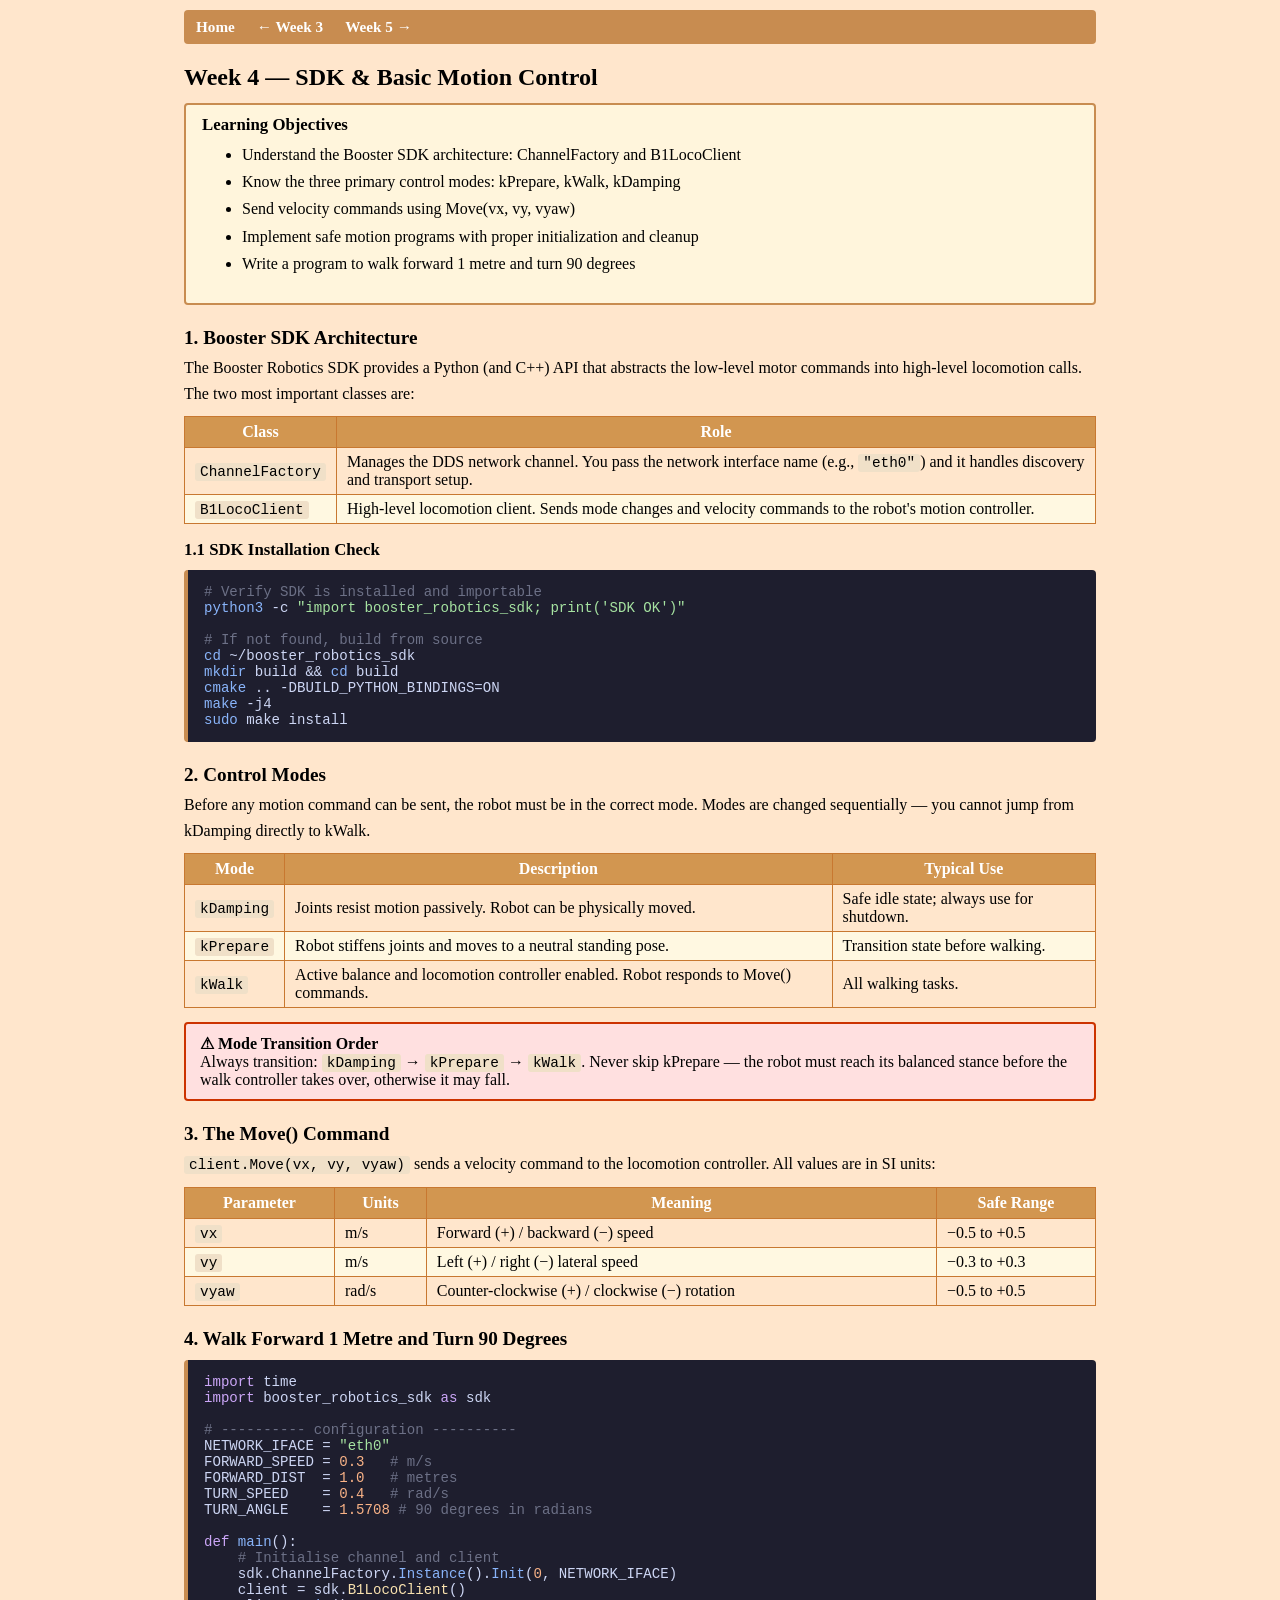
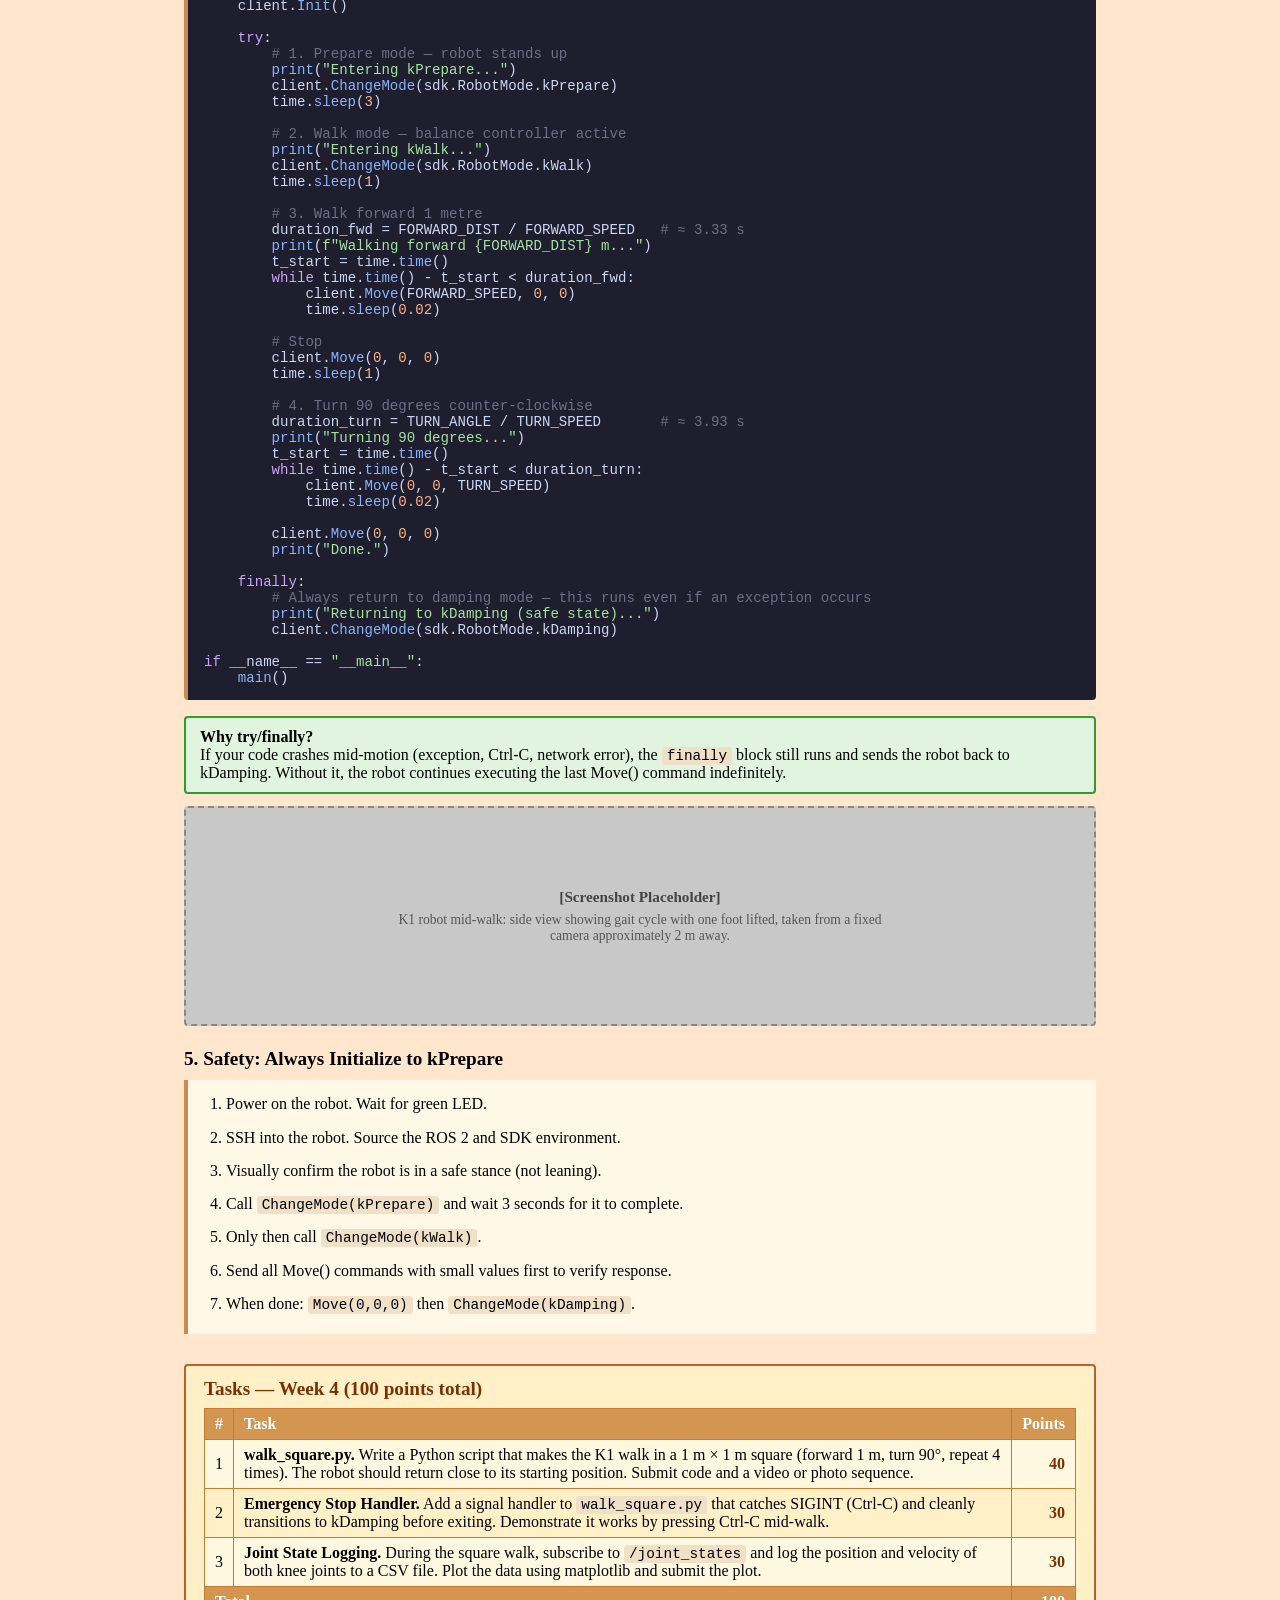
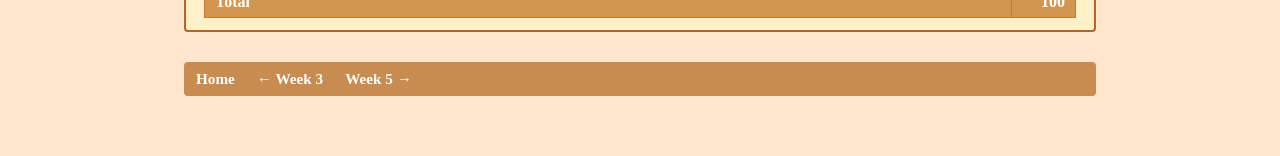
<file: course/week4/week4.html>
<!DOCTYPE html>
<html lang="en">
<head>
  <meta charset="UTF-8">
  <meta name="viewport" content="width=device-width, initial-scale=1.0">
  <title>Week 4 — SDK &amp; Basic Motion Control</title>
  <link rel="stylesheet" href="../style.css">
</head>
<body>

<div class="nav-bar">
  <a href="../index.html">Home</a>
  <a href="../week3/week3.html">&larr; Week 3</a>
  <a href="../week5/week5.html">Week 5 &rarr;</a>
</div>

<h1 class="page-title">Week 4 — SDK &amp; Basic Motion Control</h1>

<div class="objectives-box">
  <strong>Learning Objectives</strong>
  <ul>
    <li>Understand the Booster SDK architecture: ChannelFactory and B1LocoClient</li>
    <li>Know the three primary control modes: kPrepare, kWalk, kDamping</li>
    <li>Send velocity commands using Move(vx, vy, vyaw)</li>
    <li>Implement safe motion programs with proper initialization and cleanup</li>
    <li>Write a program to walk forward 1 metre and turn 90 degrees</li>
  </ul>
</div>

<!-- =========================================================== -->
<h2>1. Booster SDK Architecture</h2>

<p>
  The Booster Robotics SDK provides a Python (and C++) API that abstracts
  the low-level motor commands into high-level locomotion calls. The two
  most important classes are:
</p>

<table style="border-collapse:collapse; width:100%; margin-bottom:14px;">
  <tr style="background-color:rgb(210,150,80);color:#fff;font-weight:bold;">
    <th style="border:1px solid #c87830;padding:6px 10px;">Class</th>
    <th style="border:1px solid #c87830;padding:6px 10px;">Role</th>
  </tr>
  <tr>
    <td style="border:1px solid #c87830;padding:5px 10px;"><code>ChannelFactory</code></td>
    <td style="border:1px solid #c87830;padding:5px 10px;">Manages the DDS network channel. You pass the network interface name (e.g., <code>"eth0"</code>) and it handles discovery and transport setup.</td>
  </tr>
  <tr style="background-color:rgb(255,248,225);">
    <td style="border:1px solid #c87830;padding:5px 10px;"><code>B1LocoClient</code></td>
    <td style="border:1px solid #c87830;padding:5px 10px;">High-level locomotion client. Sends mode changes and velocity commands to the robot's motion controller.</td>
  </tr>
</table>

<h3>1.1 SDK Installation Check</h3>

<pre><span class="cm"># Verify SDK is installed and importable</span>
<span class="fn">python3</span> -c <span class="st">"import booster_robotics_sdk; print('SDK OK')"</span>

<span class="cm"># If not found, build from source</span>
<span class="fn">cd</span> ~/booster_robotics_sdk
<span class="fn">mkdir</span> build &amp;&amp; <span class="fn">cd</span> build
<span class="fn">cmake</span> .. -DBUILD_PYTHON_BINDINGS=ON
<span class="fn">make</span> -j4
<span class="fn">sudo</span> make install</pre>

<!-- =========================================================== -->
<h2>2. Control Modes</h2>

<p>
  Before any motion command can be sent, the robot must be in the correct
  mode. Modes are changed sequentially — you cannot jump from kDamping
  directly to kWalk.
</p>

<table style="border-collapse:collapse; width:100%; margin-bottom:14px;">
  <tr style="background-color:rgb(210,150,80);color:#fff;font-weight:bold;">
    <th style="border:1px solid #c87830;padding:6px 10px;">Mode</th>
    <th style="border:1px solid #c87830;padding:6px 10px;">Description</th>
    <th style="border:1px solid #c87830;padding:6px 10px;">Typical Use</th>
  </tr>
  <tr>
    <td style="border:1px solid #c87830;padding:5px 10px;"><code>kDamping</code></td>
    <td style="border:1px solid #c87830;padding:5px 10px;">Joints resist motion passively. Robot can be physically moved.</td>
    <td style="border:1px solid #c87830;padding:5px 10px;">Safe idle state; always use for shutdown.</td>
  </tr>
  <tr style="background-color:rgb(255,248,225);">
    <td style="border:1px solid #c87830;padding:5px 10px;"><code>kPrepare</code></td>
    <td style="border:1px solid #c87830;padding:5px 10px;">Robot stiffens joints and moves to a neutral standing pose.</td>
    <td style="border:1px solid #c87830;padding:5px 10px;">Transition state before walking.</td>
  </tr>
  <tr>
    <td style="border:1px solid #c87830;padding:5px 10px;"><code>kWalk</code></td>
    <td style="border:1px solid #c87830;padding:5px 10px;">Active balance and locomotion controller enabled. Robot responds to Move() commands.</td>
    <td style="border:1px solid #c87830;padding:5px 10px;">All walking tasks.</td>
  </tr>
</table>

<div class="warning-box">
  <strong>&#9888; Mode Transition Order</strong><br>
  Always transition: <code>kDamping</code> &rarr; <code>kPrepare</code> &rarr; <code>kWalk</code>.
  Never skip kPrepare — the robot must reach its balanced stance before
  the walk controller takes over, otherwise it may fall.
</div>

<!-- =========================================================== -->
<h2>3. The Move() Command</h2>

<p>
  <code>client.Move(vx, vy, vyaw)</code> sends a velocity command to the
  locomotion controller. All values are in SI units:
</p>

<table style="border-collapse:collapse; width:100%; margin-bottom:14px;">
  <tr style="background-color:rgb(210,150,80);color:#fff;font-weight:bold;">
    <th style="border:1px solid #c87830;padding:6px 10px;">Parameter</th>
    <th style="border:1px solid #c87830;padding:6px 10px;">Units</th>
    <th style="border:1px solid #c87830;padding:6px 10px;">Meaning</th>
    <th style="border:1px solid #c87830;padding:6px 10px;">Safe Range</th>
  </tr>
  <tr>
    <td style="border:1px solid #c87830;padding:5px 10px;"><code>vx</code></td>
    <td style="border:1px solid #c87830;padding:5px 10px;">m/s</td>
    <td style="border:1px solid #c87830;padding:5px 10px;">Forward (+) / backward (−) speed</td>
    <td style="border:1px solid #c87830;padding:5px 10px;">−0.5 to +0.5</td>
  </tr>
  <tr style="background-color:rgb(255,248,225);">
    <td style="border:1px solid #c87830;padding:5px 10px;"><code>vy</code></td>
    <td style="border:1px solid #c87830;padding:5px 10px;">m/s</td>
    <td style="border:1px solid #c87830;padding:5px 10px;">Left (+) / right (−) lateral speed</td>
    <td style="border:1px solid #c87830;padding:5px 10px;">−0.3 to +0.3</td>
  </tr>
  <tr>
    <td style="border:1px solid #c87830;padding:5px 10px;"><code>vyaw</code></td>
    <td style="border:1px solid #c87830;padding:5px 10px;">rad/s</td>
    <td style="border:1px solid #c87830;padding:5px 10px;">Counter-clockwise (+) / clockwise (−) rotation</td>
    <td style="border:1px solid #c87830;padding:5px 10px;">−0.5 to +0.5</td>
  </tr>
</table>

<!-- =========================================================== -->
<h2>4. Walk Forward 1 Metre and Turn 90 Degrees</h2>

<pre><span class="kw">import</span> time
<span class="kw">import</span> booster_robotics_sdk <span class="kw">as</span> sdk

<span class="cm"># ---------- configuration ----------</span>
NETWORK_IFACE = <span class="st">"eth0"</span>
FORWARD_SPEED = <span class="num">0.3</span>   <span class="cm"># m/s</span>
FORWARD_DIST  = <span class="num">1.0</span>   <span class="cm"># metres</span>
TURN_SPEED    = <span class="num">0.4</span>   <span class="cm"># rad/s</span>
TURN_ANGLE    = <span class="num">1.5708</span> <span class="cm"># 90 degrees in radians</span>

<span class="kw">def</span> <span class="fn">main</span>():
    <span class="cm"># Initialise channel and client</span>
    sdk.ChannelFactory.<span class="fn">Instance</span>().<span class="fn">Init</span>(<span class="num">0</span>, NETWORK_IFACE)
    client = sdk.<span class="cls">B1LocoClient</span>()
    client.<span class="fn">Init</span>()

    <span class="kw">try</span>:
        <span class="cm"># 1. Prepare mode — robot stands up</span>
        <span class="fn">print</span>(<span class="st">"Entering kPrepare..."</span>)
        client.<span class="fn">ChangeMode</span>(sdk.RobotMode.kPrepare)
        time.<span class="fn">sleep</span>(<span class="num">3</span>)

        <span class="cm"># 2. Walk mode — balance controller active</span>
        <span class="fn">print</span>(<span class="st">"Entering kWalk..."</span>)
        client.<span class="fn">ChangeMode</span>(sdk.RobotMode.kWalk)
        time.<span class="fn">sleep</span>(<span class="num">1</span>)

        <span class="cm"># 3. Walk forward 1 metre</span>
        duration_fwd = FORWARD_DIST / FORWARD_SPEED   <span class="cm"># ≈ 3.33 s</span>
        <span class="fn">print</span>(<span class="st">f"Walking forward {FORWARD_DIST} m..."</span>)
        t_start = time.<span class="fn">time</span>()
        <span class="kw">while</span> time.<span class="fn">time</span>() - t_start &lt; duration_fwd:
            client.<span class="fn">Move</span>(FORWARD_SPEED, <span class="num">0</span>, <span class="num">0</span>)
            time.<span class="fn">sleep</span>(<span class="num">0.02</span>)

        <span class="cm"># Stop</span>
        client.<span class="fn">Move</span>(<span class="num">0</span>, <span class="num">0</span>, <span class="num">0</span>)
        time.<span class="fn">sleep</span>(<span class="num">1</span>)

        <span class="cm"># 4. Turn 90 degrees counter-clockwise</span>
        duration_turn = TURN_ANGLE / TURN_SPEED       <span class="cm"># ≈ 3.93 s</span>
        <span class="fn">print</span>(<span class="st">"Turning 90 degrees..."</span>)
        t_start = time.<span class="fn">time</span>()
        <span class="kw">while</span> time.<span class="fn">time</span>() - t_start &lt; duration_turn:
            client.<span class="fn">Move</span>(<span class="num">0</span>, <span class="num">0</span>, TURN_SPEED)
            time.<span class="fn">sleep</span>(<span class="num">0.02</span>)

        client.<span class="fn">Move</span>(<span class="num">0</span>, <span class="num">0</span>, <span class="num">0</span>)
        <span class="fn">print</span>(<span class="st">"Done."</span>)

    <span class="kw">finally</span>:
        <span class="cm"># Always return to damping mode — this runs even if an exception occurs</span>
        <span class="fn">print</span>(<span class="st">"Returning to kDamping (safe state)..."</span>)
        client.<span class="fn">ChangeMode</span>(sdk.RobotMode.kDamping)

<span class="kw">if</span> __name__ == <span class="st">"__main__"</span>:
    <span class="fn">main</span>()</pre>

<div class="tip-box">
  <strong>Why try/finally?</strong><br>
  If your code crashes mid-motion (exception, Ctrl-C, network error), the
  <code>finally</code> block still runs and sends the robot back to
  kDamping. Without it, the robot continues executing the last Move()
  command indefinitely.
</div>

<div class="screenshot">
  <div class="ss-label">[Screenshot Placeholder]</div>
  <div class="ss-caption">K1 robot mid-walk: side view showing gait cycle with one foot
    lifted, taken from a fixed camera approximately 2 m away.</div>
</div>

<!-- =========================================================== -->
<h2>5. Safety: Always Initialize to kPrepare</h2>

<div class="steps">
  <ol>
    <li>Power on the robot. Wait for green LED.</li>
    <li>SSH into the robot. Source the ROS 2 and SDK environment.</li>
    <li>Visually confirm the robot is in a safe stance (not leaning).</li>
    <li>Call <code>ChangeMode(kPrepare)</code> and wait 3 seconds for it to complete.</li>
    <li>Only then call <code>ChangeMode(kWalk)</code>.</li>
    <li>Send all Move() commands with small values first to verify response.</li>
    <li>When done: <code>Move(0,0,0)</code> then <code>ChangeMode(kDamping)</code>.</li>
  </ol>
</div>

<!-- =========================================================== -->
<div class="tasks-section">
  <h2>Tasks — Week 4 (100 points total)</h2>
  <table>
    <tr><th>#</th><th>Task</th><th class="task-pts">Points</th></tr>
    <tr>
      <td>1</td>
      <td><strong>walk_square.py.</strong> Write a Python script that makes the K1 walk in a 1 m &times; 1 m square (forward 1 m, turn 90°, repeat 4 times). The robot should return close to its starting position. Submit code and a video or photo sequence.</td>
      <td class="task-pts">40</td>
    </tr>
    <tr>
      <td>2</td>
      <td><strong>Emergency Stop Handler.</strong> Add a signal handler to <code>walk_square.py</code> that catches SIGINT (Ctrl-C) and cleanly transitions to kDamping before exiting. Demonstrate it works by pressing Ctrl-C mid-walk.</td>
      <td class="task-pts">30</td>
    </tr>
    <tr>
      <td>3</td>
      <td><strong>Joint State Logging.</strong> During the square walk, subscribe to <code>/joint_states</code> and log the position and velocity of both knee joints to a CSV file. Plot the data using matplotlib and submit the plot.</td>
      <td class="task-pts">30</td>
    </tr>
    <tr style="background-color:rgb(210,150,80);color:#fff;font-weight:bold;">
      <td colspan="2">Total</td>
      <td class="task-pts" style="color:#fff;">100</td>
    </tr>
  </table>
</div>

<div class="nav-bar" style="margin-top:30px;">
  <a href="../index.html">Home</a>
  <a href="../week3/week3.html">&larr; Week 3</a>
  <a href="../week5/week5.html">Week 5 &rarr;</a>
</div>

</body>
</html>
</file>
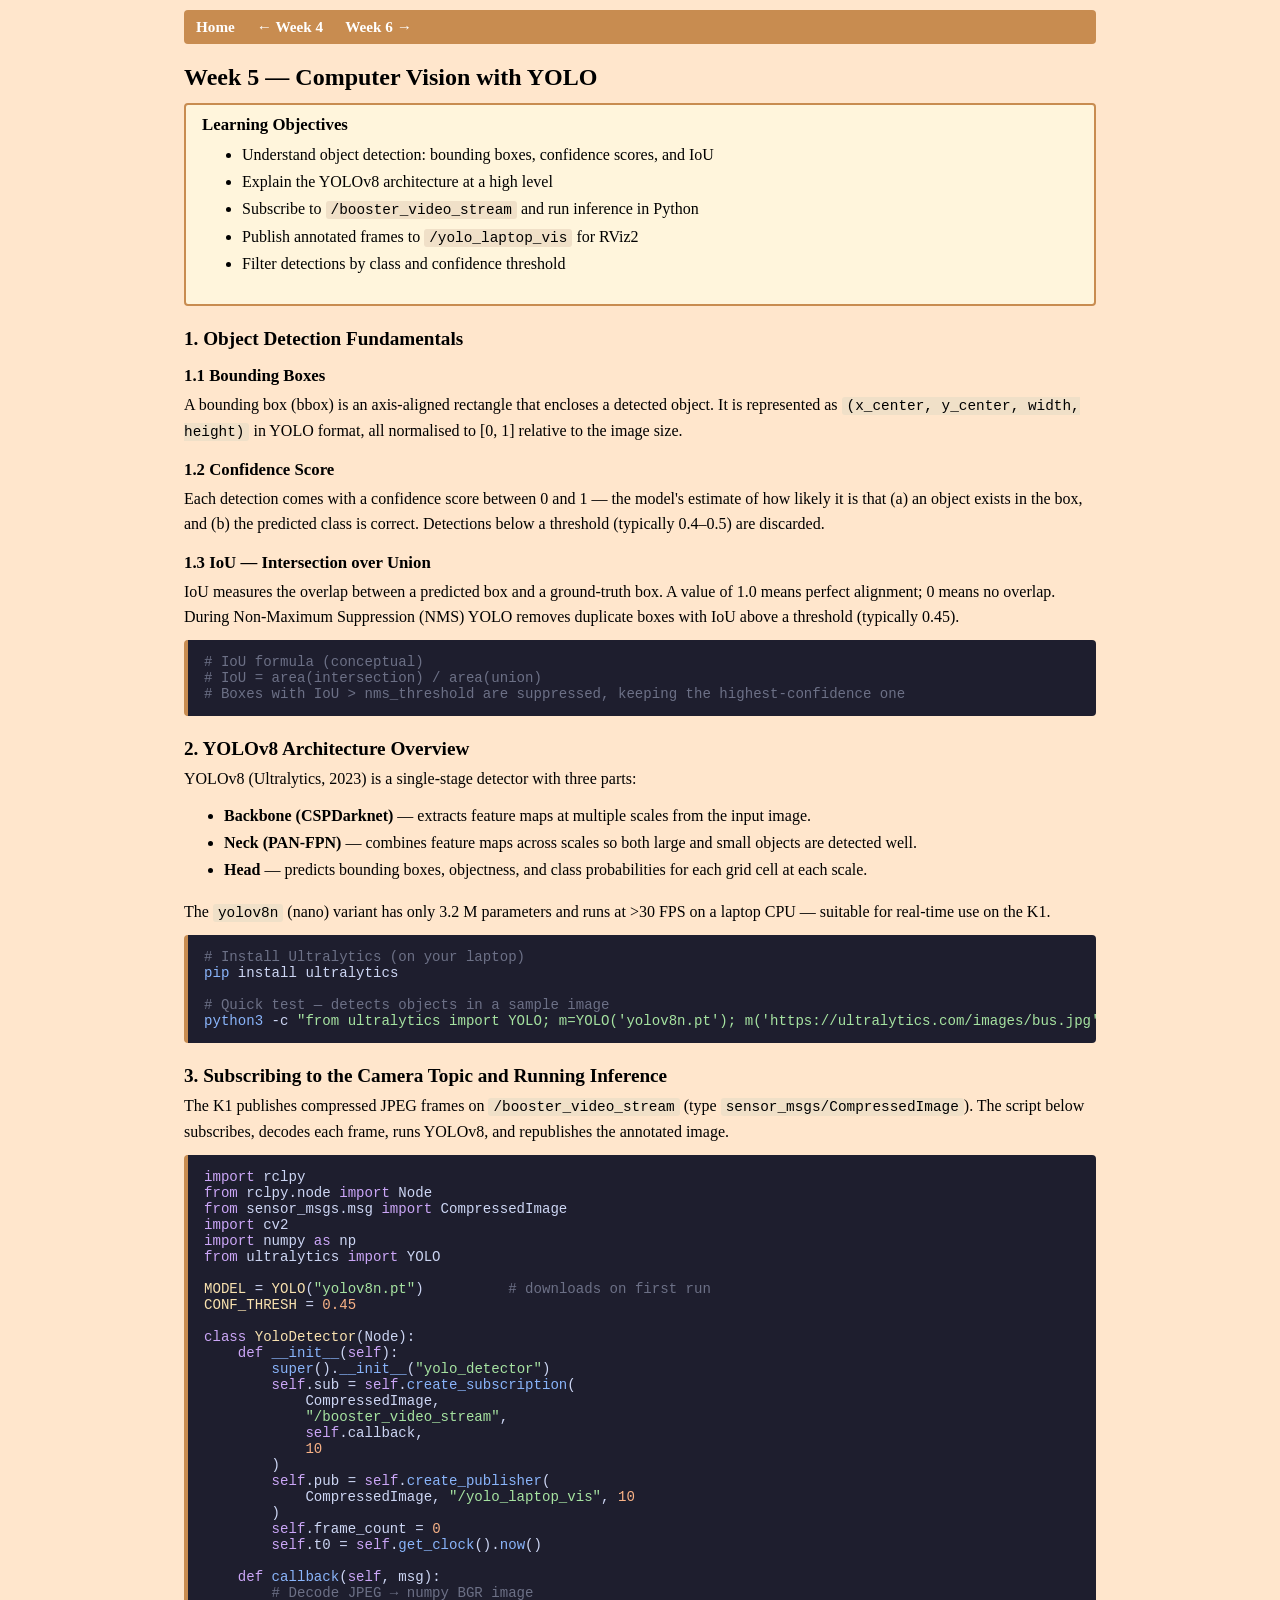
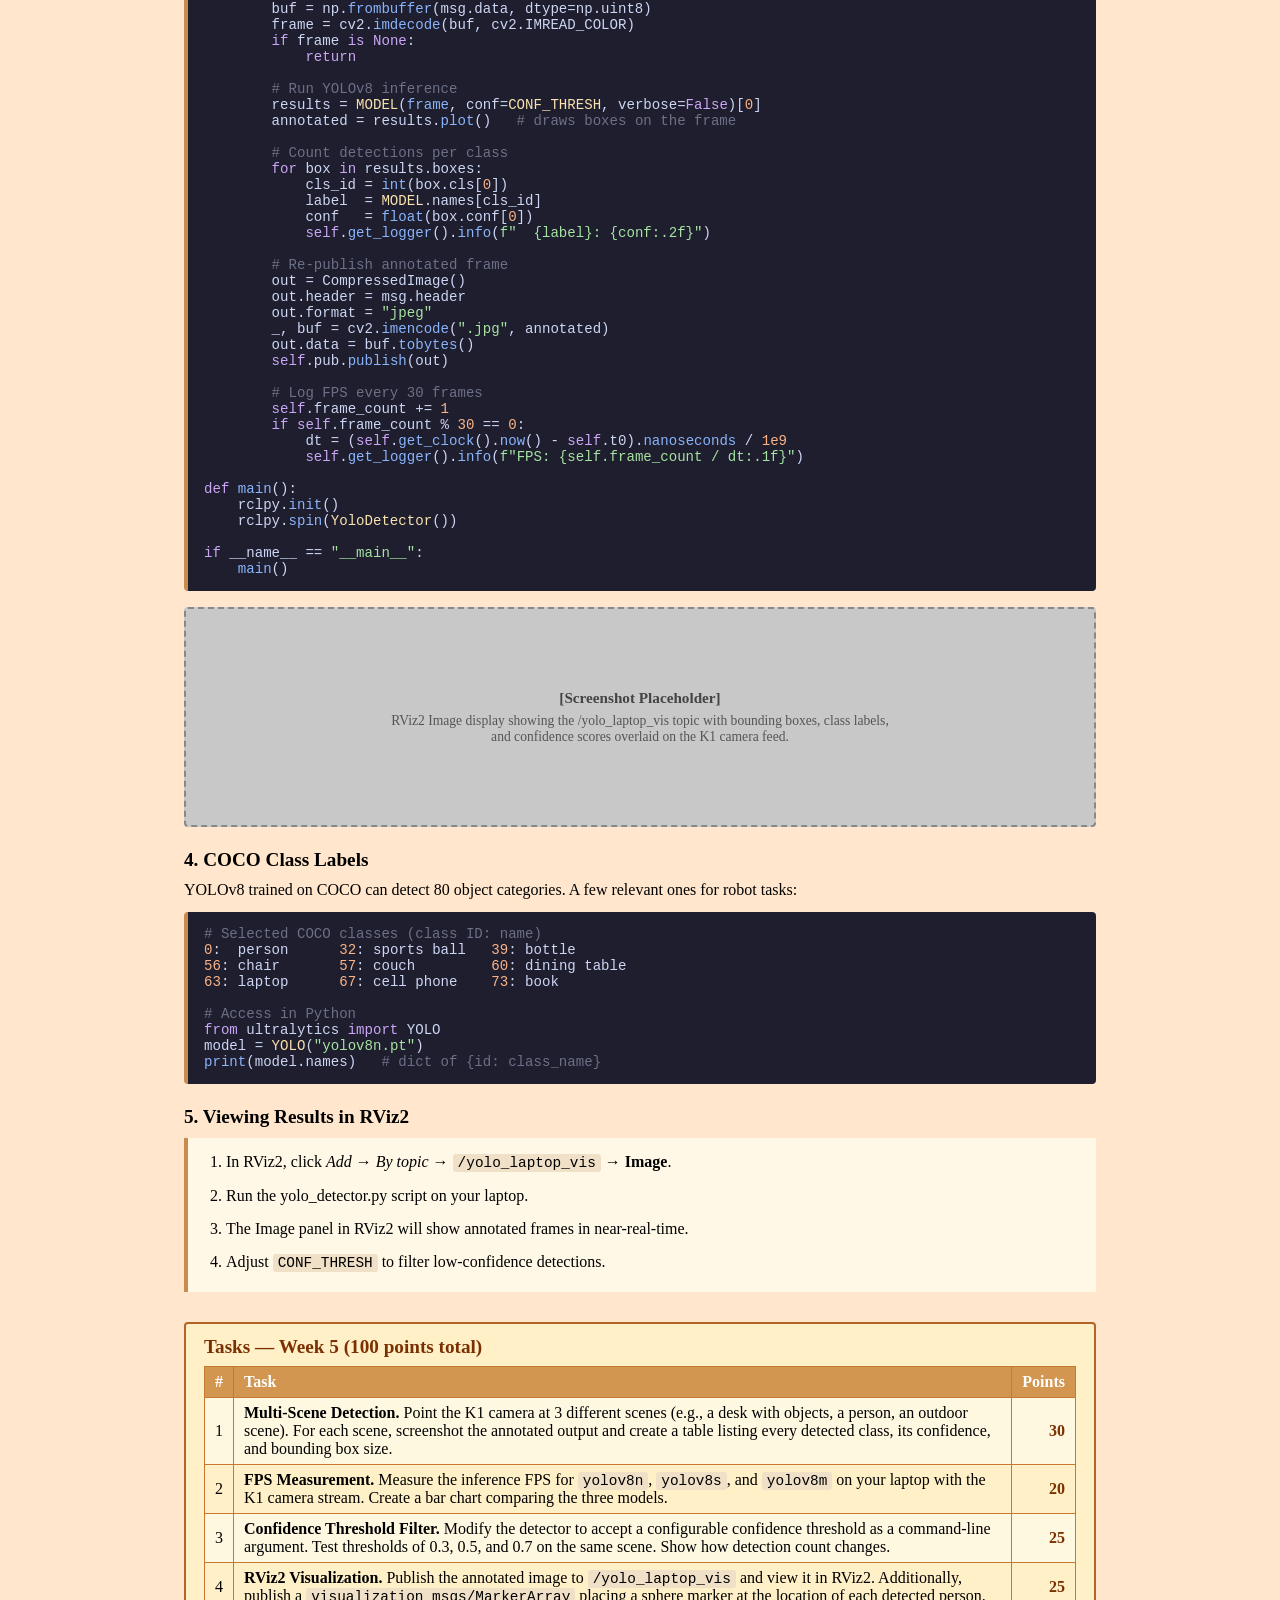
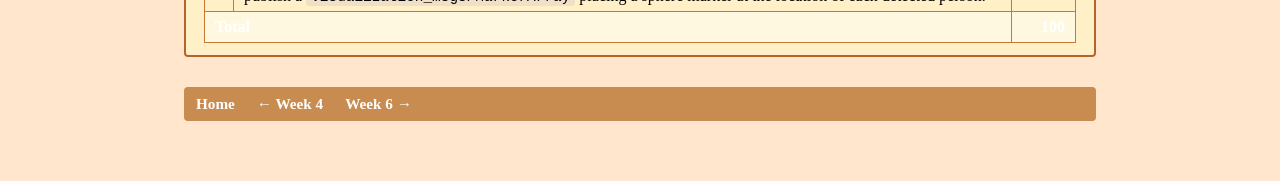
<file: course/week5/week5.html>
<!DOCTYPE html>
<html lang="en">
<head>
  <meta charset="UTF-8">
  <meta name="viewport" content="width=device-width, initial-scale=1.0">
  <title>Week 5 — Computer Vision with YOLO</title>
  <link rel="stylesheet" href="../style.css">
</head>
<body>

<div class="nav-bar">
  <a href="../index.html">Home</a>
  <a href="../week4/week4.html">&larr; Week 4</a>
  <a href="../week6/week6.html">Week 6 &rarr;</a>
</div>

<h1 class="page-title">Week 5 — Computer Vision with YOLO</h1>

<div class="objectives-box">
  <strong>Learning Objectives</strong>
  <ul>
    <li>Understand object detection: bounding boxes, confidence scores, and IoU</li>
    <li>Explain the YOLOv8 architecture at a high level</li>
    <li>Subscribe to <code>/booster_video_stream</code> and run inference in Python</li>
    <li>Publish annotated frames to <code>/yolo_laptop_vis</code> for RViz2</li>
    <li>Filter detections by class and confidence threshold</li>
  </ul>
</div>

<!-- =========================================================== -->
<h2>1. Object Detection Fundamentals</h2>

<h3>1.1 Bounding Boxes</h3>
<p>
  A bounding box (bbox) is an axis-aligned rectangle that encloses a
  detected object. It is represented as <code>(x_center, y_center, width, height)</code>
  in YOLO format, all normalised to [0, 1] relative to the image size.
</p>

<h3>1.2 Confidence Score</h3>
<p>
  Each detection comes with a confidence score between 0 and 1 — the
  model's estimate of how likely it is that (a) an object exists in the
  box, and (b) the predicted class is correct. Detections below a threshold
  (typically 0.4–0.5) are discarded.
</p>

<h3>1.3 IoU — Intersection over Union</h3>
<p>
  IoU measures the overlap between a predicted box and a ground-truth box.
  A value of 1.0 means perfect alignment; 0 means no overlap. During
  Non-Maximum Suppression (NMS) YOLO removes duplicate boxes with IoU above
  a threshold (typically 0.45).
</p>

<pre><span class="cm"># IoU formula (conceptual)</span>
<span class="cm"># IoU = area(intersection) / area(union)</span>
<span class="cm"># Boxes with IoU &gt; nms_threshold are suppressed, keeping the highest-confidence one</span></pre>

<!-- =========================================================== -->
<h2>2. YOLOv8 Architecture Overview</h2>

<p>
  YOLOv8 (Ultralytics, 2023) is a single-stage detector with three parts:
</p>
<ul>
  <li><strong>Backbone (CSPDarknet)</strong> — extracts feature maps at multiple scales from the input image.</li>
  <li><strong>Neck (PAN-FPN)</strong> — combines feature maps across scales so both large and small objects are detected well.</li>
  <li><strong>Head</strong> — predicts bounding boxes, objectness, and class probabilities for each grid cell at each scale.</li>
</ul>

<p>
  The <code>yolov8n</code> (nano) variant has only 3.2 M parameters and
  runs at &gt;30 FPS on a laptop CPU — suitable for real-time use on the K1.
</p>

<pre><span class="cm"># Install Ultralytics (on your laptop)</span>
<span class="fn">pip</span> install ultralytics

<span class="cm"># Quick test — detects objects in a sample image</span>
<span class="fn">python3</span> -c <span class="st">"from ultralytics import YOLO; m=YOLO('yolov8n.pt'); m('https://ultralytics.com/images/bus.jpg', show=True)"</span></pre>

<!-- =========================================================== -->
<h2>3. Subscribing to the Camera Topic and Running Inference</h2>

<p>
  The K1 publishes compressed JPEG frames on <code>/booster_video_stream</code>
  (type <code>sensor_msgs/CompressedImage</code>). The script below subscribes,
  decodes each frame, runs YOLOv8, and republishes the annotated image.
</p>

<pre><span class="kw">import</span> rclpy
<span class="kw">from</span> rclpy.node <span class="kw">import</span> Node
<span class="kw">from</span> sensor_msgs.msg <span class="kw">import</span> CompressedImage
<span class="kw">import</span> cv2
<span class="kw">import</span> numpy <span class="kw">as</span> np
<span class="kw">from</span> ultralytics <span class="kw">import</span> YOLO

<span class="cls">MODEL</span> = <span class="cls">YOLO</span>(<span class="st">"yolov8n.pt"</span>)          <span class="cm"># downloads on first run</span>
<span class="cls">CONF_THRESH</span> = <span class="num">0.45</span>

<span class="kw">class</span> <span class="cls">YoloDetector</span>(Node):
    <span class="kw">def</span> <span class="fn">__init__</span>(<span class="kw">self</span>):
        <span class="fn">super</span>().<span class="fn">__init__</span>(<span class="st">"yolo_detector"</span>)
        <span class="kw">self</span>.sub = <span class="kw">self</span>.<span class="fn">create_subscription</span>(
            CompressedImage,
            <span class="st">"/booster_video_stream"</span>,
            <span class="kw">self</span>.callback,
            <span class="num">10</span>
        )
        <span class="kw">self</span>.pub = <span class="kw">self</span>.<span class="fn">create_publisher</span>(
            CompressedImage, <span class="st">"/yolo_laptop_vis"</span>, <span class="num">10</span>
        )
        <span class="kw">self</span>.frame_count = <span class="num">0</span>
        <span class="kw">self</span>.t0 = <span class="kw">self</span>.<span class="fn">get_clock</span>().<span class="fn">now</span>()

    <span class="kw">def</span> <span class="fn">callback</span>(<span class="kw">self</span>, msg):
        <span class="cm"># Decode JPEG → numpy BGR image</span>
        buf = np.<span class="fn">frombuffer</span>(msg.data, dtype=np.uint8)
        frame = cv2.<span class="fn">imdecode</span>(buf, cv2.IMREAD_COLOR)
        <span class="kw">if</span> frame <span class="kw">is</span> <span class="kw">None</span>:
            <span class="kw">return</span>

        <span class="cm"># Run YOLOv8 inference</span>
        results = <span class="cls">MODEL</span>(<span class="fn">frame</span>, conf=<span class="cls">CONF_THRESH</span>, verbose=<span class="kw">False</span>)[<span class="num">0</span>]
        annotated = results.<span class="fn">plot</span>()   <span class="cm"># draws boxes on the frame</span>

        <span class="cm"># Count detections per class</span>
        <span class="kw">for</span> box <span class="kw">in</span> results.boxes:
            cls_id = <span class="fn">int</span>(box.cls[<span class="num">0</span>])
            label  = <span class="cls">MODEL</span>.names[cls_id]
            conf   = <span class="fn">float</span>(box.conf[<span class="num">0</span>])
            <span class="kw">self</span>.<span class="fn">get_logger</span>().<span class="fn">info</span>(<span class="st">f"  {label}: {conf:.2f}"</span>)

        <span class="cm"># Re-publish annotated frame</span>
        out = CompressedImage()
        out.header = msg.header
        out.format = <span class="st">"jpeg"</span>
        _, buf = cv2.<span class="fn">imencode</span>(<span class="st">".jpg"</span>, annotated)
        out.data = buf.<span class="fn">tobytes</span>()
        <span class="kw">self</span>.pub.<span class="fn">publish</span>(out)

        <span class="cm"># Log FPS every 30 frames</span>
        <span class="kw">self</span>.frame_count += <span class="num">1</span>
        <span class="kw">if</span> <span class="kw">self</span>.frame_count % <span class="num">30</span> == <span class="num">0</span>:
            dt = (<span class="kw">self</span>.<span class="fn">get_clock</span>().<span class="fn">now</span>() - <span class="kw">self</span>.t0).<span class="fn">nanoseconds</span> / <span class="num">1e9</span>
            <span class="kw">self</span>.<span class="fn">get_logger</span>().<span class="fn">info</span>(<span class="st">f"FPS: {self.frame_count / dt:.1f}"</span>)

<span class="kw">def</span> <span class="fn">main</span>():
    rclpy.<span class="fn">init</span>()
    rclpy.<span class="fn">spin</span>(<span class="cls">YoloDetector</span>())

<span class="kw">if</span> __name__ == <span class="st">"__main__"</span>:
    <span class="fn">main</span>()</pre>

<div class="screenshot">
  <div class="ss-label">[Screenshot Placeholder]</div>
  <div class="ss-caption">RViz2 Image display showing the /yolo_laptop_vis topic with
    bounding boxes, class labels, and confidence scores overlaid on the K1 camera feed.</div>
</div>

<!-- =========================================================== -->
<h2>4. COCO Class Labels</h2>

<p>
  YOLOv8 trained on COCO can detect 80 object categories. A few relevant
  ones for robot tasks:
</p>

<pre><span class="cm"># Selected COCO classes (class ID: name)</span>
<span class="num">0</span>:  person      <span class="num">32</span>: sports ball   <span class="num">39</span>: bottle
<span class="num">56</span>: chair       <span class="num">57</span>: couch         <span class="num">60</span>: dining table
<span class="num">63</span>: laptop      <span class="num">67</span>: cell phone    <span class="num">73</span>: book

<span class="cm"># Access in Python</span>
<span class="kw">from</span> ultralytics <span class="kw">import</span> YOLO
model = <span class="cls">YOLO</span>(<span class="st">"yolov8n.pt"</span>)
<span class="fn">print</span>(model.names)   <span class="cm"># dict of {id: class_name}</span></pre>

<!-- =========================================================== -->
<h2>5. Viewing Results in RViz2</h2>

<div class="steps">
  <ol>
    <li>In RViz2, click <em>Add</em> &rarr; <em>By topic</em> &rarr; <code>/yolo_laptop_vis</code> &rarr; <strong>Image</strong>.</li>
    <li>Run the yolo_detector.py script on your laptop.</li>
    <li>The Image panel in RViz2 will show annotated frames in near-real-time.</li>
    <li>Adjust <code>CONF_THRESH</code> to filter low-confidence detections.</li>
  </ol>
</div>

<!-- =========================================================== -->
<div class="tasks-section">
  <h2>Tasks — Week 5 (100 points total)</h2>
  <table>
    <tr><th>#</th><th>Task</th><th class="task-pts">Points</th></tr>
    <tr>
      <td>1</td>
      <td><strong>Multi-Scene Detection.</strong> Point the K1 camera at 3 different scenes (e.g., a desk with objects, a person, an outdoor scene). For each scene, screenshot the annotated output and create a table listing every detected class, its confidence, and bounding box size.</td>
      <td class="task-pts">30</td>
    </tr>
    <tr>
      <td>2</td>
      <td><strong>FPS Measurement.</strong> Measure the inference FPS for <code>yolov8n</code>, <code>yolov8s</code>, and <code>yolov8m</code> on your laptop with the K1 camera stream. Create a bar chart comparing the three models.</td>
      <td class="task-pts">20</td>
    </tr>
    <tr>
      <td>3</td>
      <td><strong>Confidence Threshold Filter.</strong> Modify the detector to accept a configurable confidence threshold as a command-line argument. Test thresholds of 0.3, 0.5, and 0.7 on the same scene. Show how detection count changes.</td>
      <td class="task-pts">25</td>
    </tr>
    <tr>
      <td>4</td>
      <td><strong>RViz2 Visualization.</strong> Publish the annotated image to <code>/yolo_laptop_vis</code> and view it in RViz2. Additionally, publish a <code>visualization_msgs/MarkerArray</code> placing a sphere marker at the location of each detected person.</td>
      <td class="task-pts">25</td>
    </tr>
    <tr style="background-color:rgb(210,150,80);color:#fff;font-weight:bold;">
      <td colspan="2">Total</td>
      <td class="task-pts" style="color:#fff;">100</td>
    </tr>
  </table>
</div>

<div class="nav-bar" style="margin-top:30px;">
  <a href="../index.html">Home</a>
  <a href="../week4/week4.html">&larr; Week 4</a>
  <a href="../week6/week6.html">Week 6 &rarr;</a>
</div>

</body>
</html>
</file>
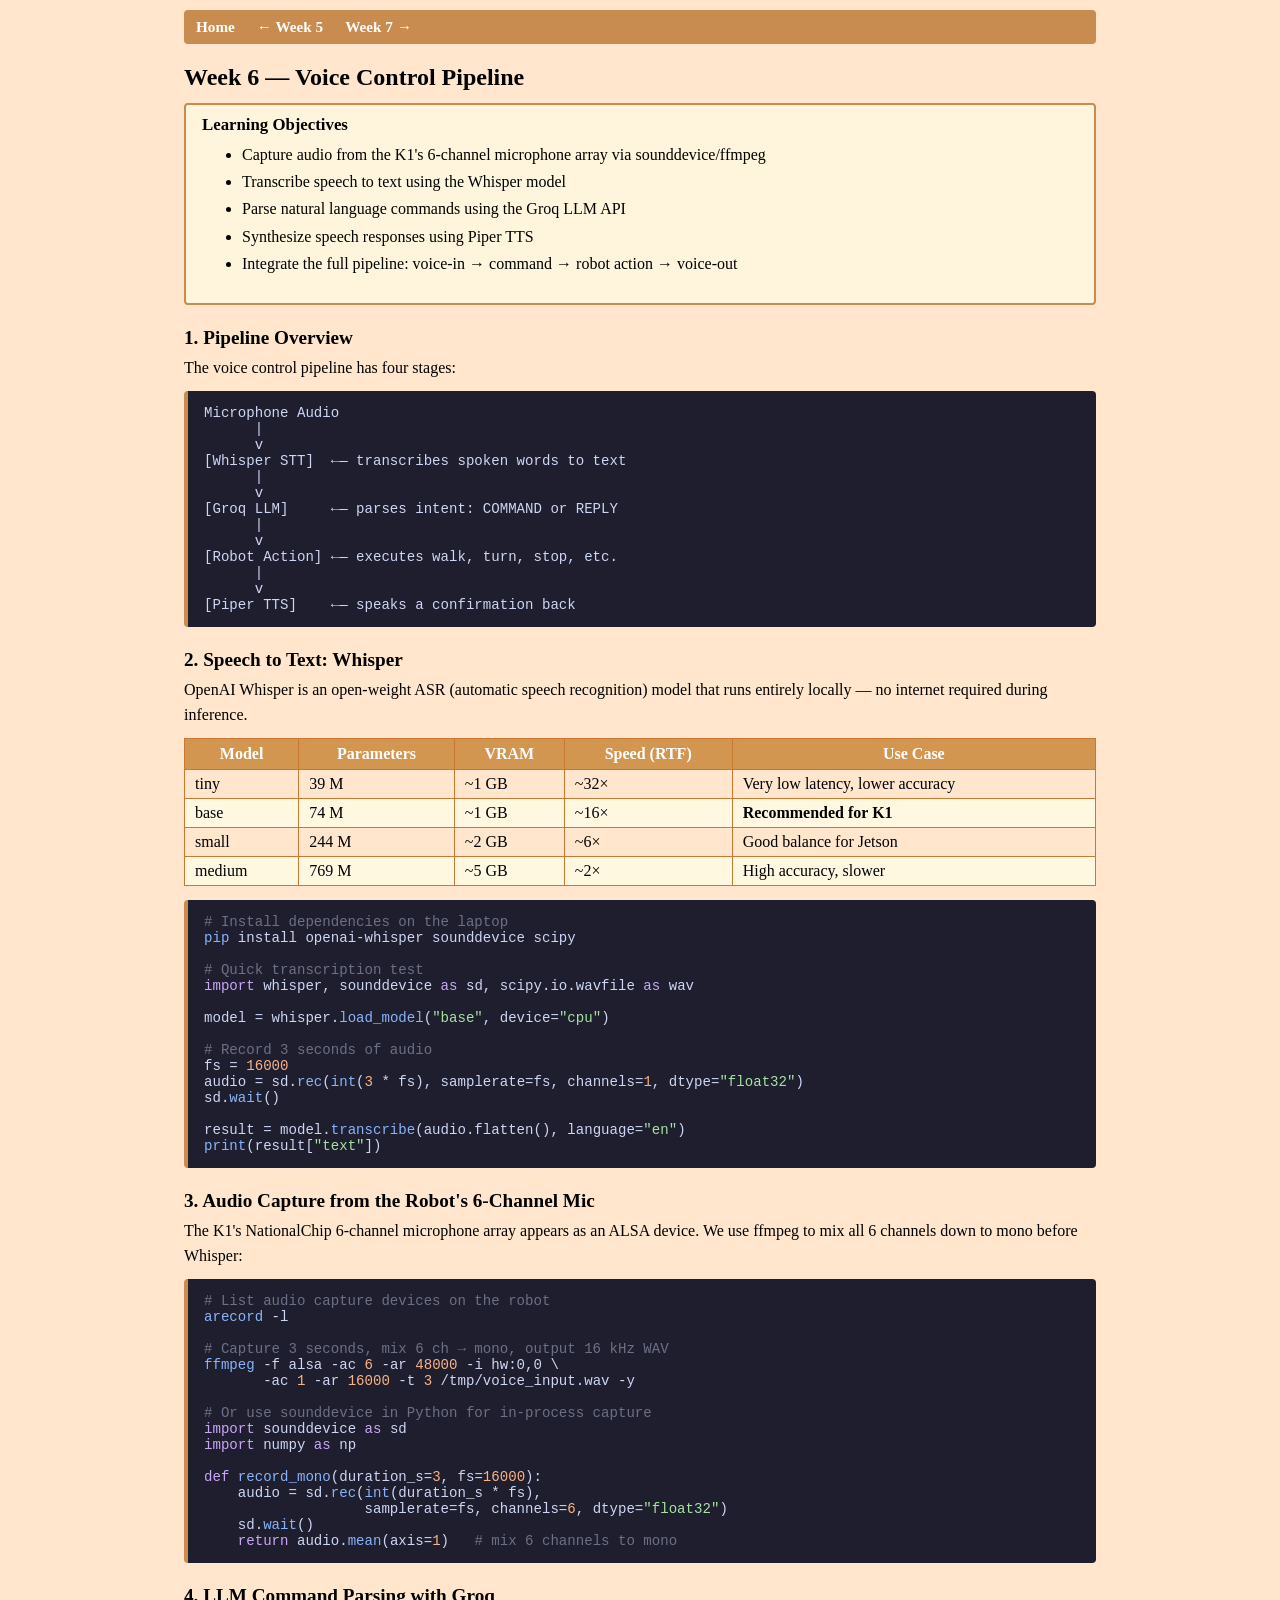
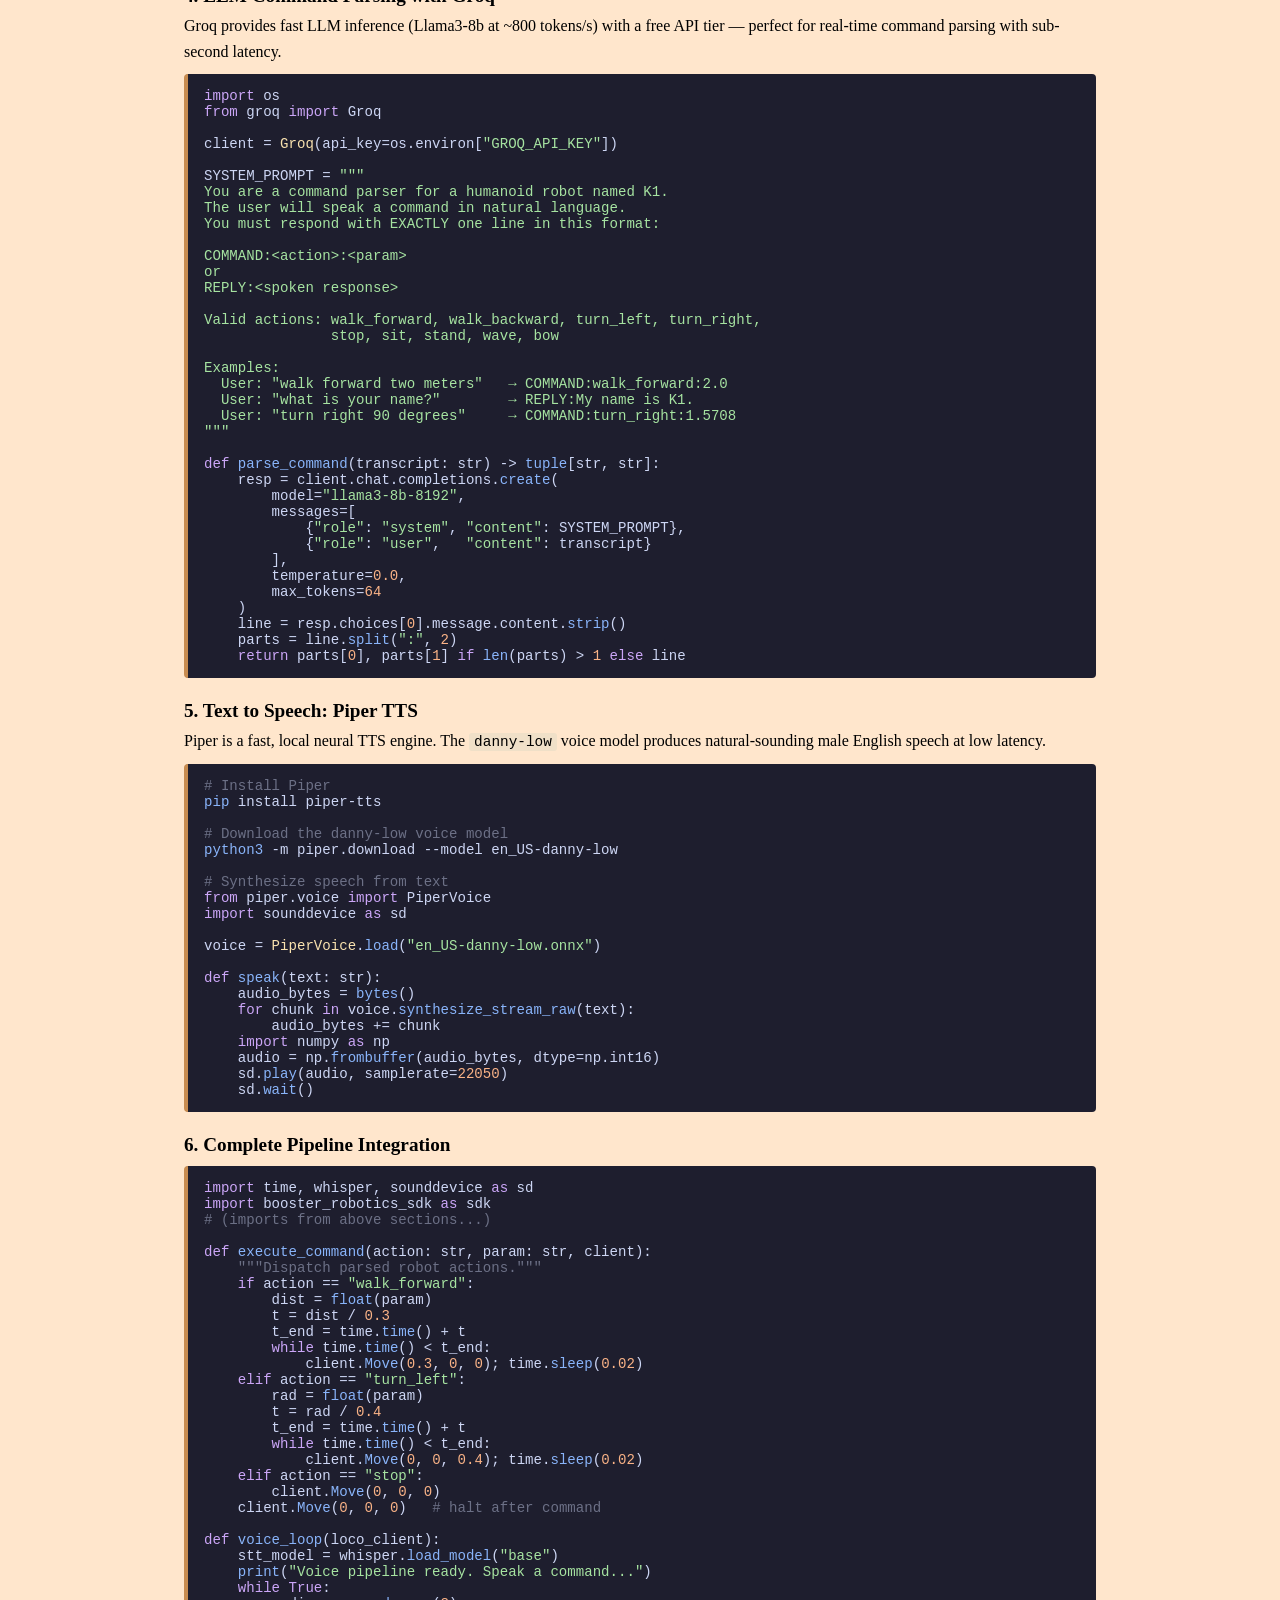
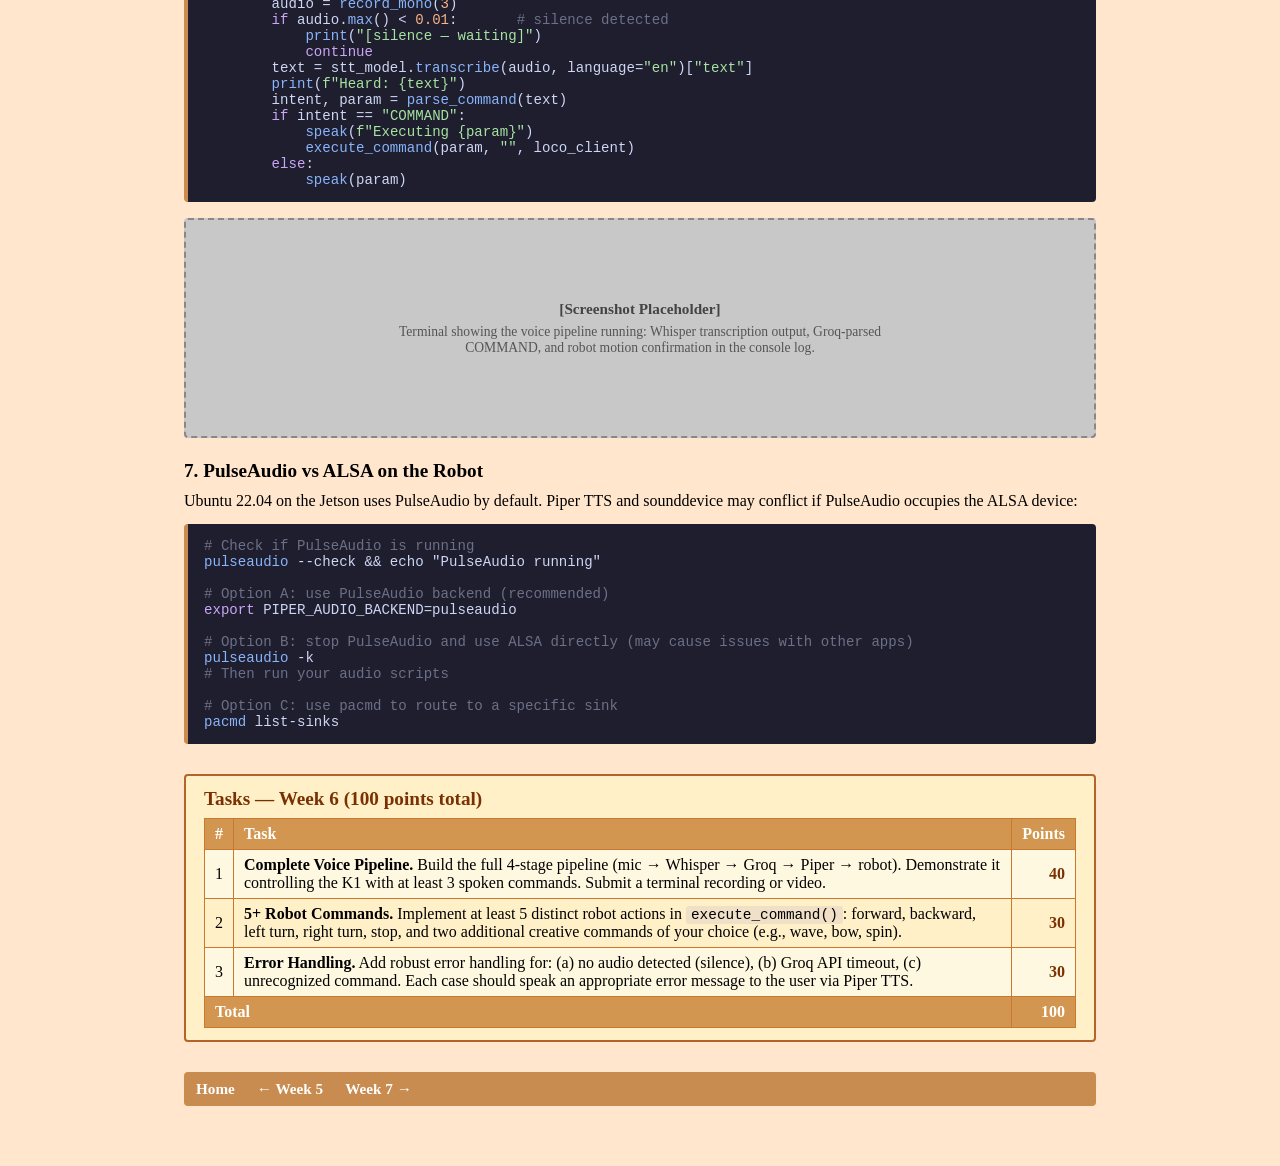
<file: course/week6/week6.html>
<!DOCTYPE html>
<html lang="en">
<head>
  <meta charset="UTF-8">
  <meta name="viewport" content="width=device-width, initial-scale=1.0">
  <title>Week 6 — Voice Control Pipeline</title>
  <link rel="stylesheet" href="../style.css">
</head>
<body>

<div class="nav-bar">
  <a href="../index.html">Home</a>
  <a href="../week5/week5.html">&larr; Week 5</a>
  <a href="../week7/week7.html">Week 7 &rarr;</a>
</div>

<h1 class="page-title">Week 6 — Voice Control Pipeline</h1>

<div class="objectives-box">
  <strong>Learning Objectives</strong>
  <ul>
    <li>Capture audio from the K1's 6-channel microphone array via sounddevice/ffmpeg</li>
    <li>Transcribe speech to text using the Whisper model</li>
    <li>Parse natural language commands using the Groq LLM API</li>
    <li>Synthesize speech responses using Piper TTS</li>
    <li>Integrate the full pipeline: voice-in &rarr; command &rarr; robot action &rarr; voice-out</li>
  </ul>
</div>

<!-- =========================================================== -->
<h2>1. Pipeline Overview</h2>

<p>
  The voice control pipeline has four stages:
</p>

<pre>Microphone Audio
      |
      v
[Whisper STT]  &larr;&mdash; transcribes spoken words to text
      |
      v
[Groq LLM]     &larr;&mdash; parses intent: COMMAND or REPLY
      |
      v
[Robot Action] &larr;&mdash; executes walk, turn, stop, etc.
      |
      v
[Piper TTS]    &larr;&mdash; speaks a confirmation back</pre>

<!-- =========================================================== -->
<h2>2. Speech to Text: Whisper</h2>

<p>
  OpenAI Whisper is an open-weight ASR (automatic speech recognition) model
  that runs entirely locally &mdash; no internet required during inference.
</p>

<table style="border-collapse:collapse; width:100%; margin-bottom:14px;">
  <tr style="background-color:rgb(210,150,80);color:#fff;font-weight:bold;">
    <th style="border:1px solid #c87830;padding:6px 10px;">Model</th>
    <th style="border:1px solid #c87830;padding:6px 10px;">Parameters</th>
    <th style="border:1px solid #c87830;padding:6px 10px;">VRAM</th>
    <th style="border:1px solid #c87830;padding:6px 10px;">Speed (RTF)</th>
    <th style="border:1px solid #c87830;padding:6px 10px;">Use Case</th>
  </tr>
  <tr><td style="border:1px solid #c87830;padding:5px 10px;">tiny</td><td style="border:1px solid #c87830;padding:5px 10px;">39 M</td><td style="border:1px solid #c87830;padding:5px 10px;">~1 GB</td><td style="border:1px solid #c87830;padding:5px 10px;">~32&times;</td><td style="border:1px solid #c87830;padding:5px 10px;">Very low latency, lower accuracy</td></tr>
  <tr style="background-color:rgb(255,248,225);"><td style="border:1px solid #c87830;padding:5px 10px;">base</td><td style="border:1px solid #c87830;padding:5px 10px;">74 M</td><td style="border:1px solid #c87830;padding:5px 10px;">~1 GB</td><td style="border:1px solid #c87830;padding:5px 10px;">~16&times;</td><td style="border:1px solid #c87830;padding:5px 10px;"><strong>Recommended for K1</strong></td></tr>
  <tr><td style="border:1px solid #c87830;padding:5px 10px;">small</td><td style="border:1px solid #c87830;padding:5px 10px;">244 M</td><td style="border:1px solid #c87830;padding:5px 10px;">~2 GB</td><td style="border:1px solid #c87830;padding:5px 10px;">~6&times;</td><td style="border:1px solid #c87830;padding:5px 10px;">Good balance for Jetson</td></tr>
  <tr style="background-color:rgb(255,248,225);"><td style="border:1px solid #c87830;padding:5px 10px;">medium</td><td style="border:1px solid #c87830;padding:5px 10px;">769 M</td><td style="border:1px solid #c87830;padding:5px 10px;">~5 GB</td><td style="border:1px solid #c87830;padding:5px 10px;">~2&times;</td><td style="border:1px solid #c87830;padding:5px 10px;">High accuracy, slower</td></tr>
</table>

<pre><span class="cm"># Install dependencies on the laptop</span>
<span class="fn">pip</span> install openai-whisper sounddevice scipy

<span class="cm"># Quick transcription test</span>
<span class="kw">import</span> whisper, sounddevice <span class="kw">as</span> sd, scipy.io.wavfile <span class="kw">as</span> wav

model = whisper.<span class="fn">load_model</span>(<span class="st">"base"</span>, device=<span class="st">"cpu"</span>)

<span class="cm"># Record 3 seconds of audio</span>
fs = <span class="num">16000</span>
audio = sd.<span class="fn">rec</span>(<span class="fn">int</span>(<span class="num">3</span> * fs), samplerate=fs, channels=<span class="num">1</span>, dtype=<span class="st">"float32"</span>)
sd.<span class="fn">wait</span>()

result = model.<span class="fn">transcribe</span>(audio.flatten(), language=<span class="st">"en"</span>)
<span class="fn">print</span>(result[<span class="st">"text"</span>])</pre>

<!-- =========================================================== -->
<h2>3. Audio Capture from the Robot's 6-Channel Mic</h2>

<p>
  The K1's NationalChip 6-channel microphone array appears as an ALSA
  device. We use ffmpeg to mix all 6 channels down to mono before Whisper:
</p>

<pre><span class="cm"># List audio capture devices on the robot</span>
<span class="fn">arecord</span> -l

<span class="cm"># Capture 3 seconds, mix 6 ch → mono, output 16 kHz WAV</span>
<span class="fn">ffmpeg</span> -f alsa -ac <span class="num">6</span> -ar <span class="num">48000</span> -i hw:0,0 \
       -ac <span class="num">1</span> -ar <span class="num">16000</span> -t <span class="num">3</span> /tmp/voice_input.wav -y

<span class="cm"># Or use sounddevice in Python for in-process capture</span>
<span class="kw">import</span> sounddevice <span class="kw">as</span> sd
<span class="kw">import</span> numpy <span class="kw">as</span> np

<span class="kw">def</span> <span class="fn">record_mono</span>(duration_s=<span class="num">3</span>, fs=<span class="num">16000</span>):
    audio = sd.<span class="fn">rec</span>(<span class="fn">int</span>(duration_s * fs),
                   samplerate=fs, channels=<span class="num">6</span>, dtype=<span class="st">"float32"</span>)
    sd.<span class="fn">wait</span>()
    <span class="kw">return</span> audio.<span class="fn">mean</span>(axis=<span class="num">1</span>)   <span class="cm"># mix 6 channels to mono</span></pre>

<!-- =========================================================== -->
<h2>4. LLM Command Parsing with Groq</h2>

<p>
  Groq provides fast LLM inference (Llama3-8b at ~800 tokens/s) with a
  free API tier — perfect for real-time command parsing with sub-second
  latency.
</p>

<pre><span class="kw">import</span> os
<span class="kw">from</span> groq <span class="kw">import</span> Groq

client = <span class="cls">Groq</span>(api_key=os.environ[<span class="st">"GROQ_API_KEY"</span>])

SYSTEM_PROMPT = <span class="st">"""
You are a command parser for a humanoid robot named K1.
The user will speak a command in natural language.
You must respond with EXACTLY one line in this format:

COMMAND:&lt;action&gt;:&lt;param&gt;
or
REPLY:&lt;spoken response&gt;

Valid actions: walk_forward, walk_backward, turn_left, turn_right,
               stop, sit, stand, wave, bow

Examples:
  User: "walk forward two meters"   → COMMAND:walk_forward:2.0
  User: "what is your name?"        → REPLY:My name is K1.
  User: "turn right 90 degrees"     → COMMAND:turn_right:1.5708
"""</span>

<span class="kw">def</span> <span class="fn">parse_command</span>(transcript: str) -&gt; <span class="fn">tuple</span>[str, str]:
    resp = client.chat.completions.<span class="fn">create</span>(
        model=<span class="st">"llama3-8b-8192"</span>,
        messages=[
            {<span class="st">"role"</span>: <span class="st">"system"</span>, <span class="st">"content"</span>: SYSTEM_PROMPT},
            {<span class="st">"role"</span>: <span class="st">"user"</span>,   <span class="st">"content"</span>: transcript}
        ],
        temperature=<span class="num">0.0</span>,
        max_tokens=<span class="num">64</span>
    )
    line = resp.choices[<span class="num">0</span>].message.content.<span class="fn">strip</span>()
    parts = line.<span class="fn">split</span>(<span class="st">":"</span>, <span class="num">2</span>)
    <span class="kw">return</span> parts[<span class="num">0</span>], parts[<span class="num">1</span>] <span class="kw">if</span> <span class="fn">len</span>(parts) &gt; <span class="num">1</span> <span class="kw">else</span> line</pre>

<!-- =========================================================== -->
<h2>5. Text to Speech: Piper TTS</h2>

<p>
  Piper is a fast, local neural TTS engine. The <code>danny-low</code>
  voice model produces natural-sounding male English speech at low latency.
</p>

<pre><span class="cm"># Install Piper</span>
<span class="fn">pip</span> install piper-tts

<span class="cm"># Download the danny-low voice model</span>
<span class="fn">python3</span> -m piper.download --model en_US-danny-low

<span class="cm"># Synthesize speech from text</span>
<span class="kw">from</span> piper.voice <span class="kw">import</span> PiperVoice
<span class="kw">import</span> sounddevice <span class="kw">as</span> sd

voice = <span class="cls">PiperVoice</span>.<span class="fn">load</span>(<span class="st">"en_US-danny-low.onnx"</span>)

<span class="kw">def</span> <span class="fn">speak</span>(text: str):
    audio_bytes = <span class="fn">bytes</span>()
    <span class="kw">for</span> chunk <span class="kw">in</span> voice.<span class="fn">synthesize_stream_raw</span>(text):
        audio_bytes += chunk
    <span class="kw">import</span> numpy <span class="kw">as</span> np
    audio = np.<span class="fn">frombuffer</span>(audio_bytes, dtype=np.int16)
    sd.<span class="fn">play</span>(audio, samplerate=<span class="num">22050</span>)
    sd.<span class="fn">wait</span>()</pre>

<!-- =========================================================== -->
<h2>6. Complete Pipeline Integration</h2>

<pre><span class="kw">import</span> time, whisper, sounddevice <span class="kw">as</span> sd
<span class="kw">import</span> booster_robotics_sdk <span class="kw">as</span> sdk
<span class="cm"># (imports from above sections...)</span>

<span class="kw">def</span> <span class="fn">execute_command</span>(action: str, param: str, client):
    <span class="cm">"""Dispatch parsed robot actions."""</span>
    <span class="kw">if</span> action == <span class="st">"walk_forward"</span>:
        dist = <span class="fn">float</span>(param)
        t = dist / <span class="num">0.3</span>
        t_end = time.<span class="fn">time</span>() + t
        <span class="kw">while</span> time.<span class="fn">time</span>() &lt; t_end:
            client.<span class="fn">Move</span>(<span class="num">0.3</span>, <span class="num">0</span>, <span class="num">0</span>); time.<span class="fn">sleep</span>(<span class="num">0.02</span>)
    <span class="kw">elif</span> action == <span class="st">"turn_left"</span>:
        rad = <span class="fn">float</span>(param)
        t = rad / <span class="num">0.4</span>
        t_end = time.<span class="fn">time</span>() + t
        <span class="kw">while</span> time.<span class="fn">time</span>() &lt; t_end:
            client.<span class="fn">Move</span>(<span class="num">0</span>, <span class="num">0</span>, <span class="num">0.4</span>); time.<span class="fn">sleep</span>(<span class="num">0.02</span>)
    <span class="kw">elif</span> action == <span class="st">"stop"</span>:
        client.<span class="fn">Move</span>(<span class="num">0</span>, <span class="num">0</span>, <span class="num">0</span>)
    client.<span class="fn">Move</span>(<span class="num">0</span>, <span class="num">0</span>, <span class="num">0</span>)   <span class="cm"># halt after command</span>

<span class="kw">def</span> <span class="fn">voice_loop</span>(loco_client):
    stt_model = whisper.<span class="fn">load_model</span>(<span class="st">"base"</span>)
    <span class="fn">print</span>(<span class="st">"Voice pipeline ready. Speak a command..."</span>)
    <span class="kw">while</span> <span class="kw">True</span>:
        audio = <span class="fn">record_mono</span>(<span class="num">3</span>)
        <span class="kw">if</span> audio.<span class="fn">max</span>() &lt; <span class="num">0.01</span>:       <span class="cm"># silence detected</span>
            <span class="fn">print</span>(<span class="st">"[silence — waiting]"</span>)
            <span class="kw">continue</span>
        text = stt_model.<span class="fn">transcribe</span>(audio, language=<span class="st">"en"</span>)[<span class="st">"text"</span>]
        <span class="fn">print</span>(<span class="st">f"Heard: {text}"</span>)
        intent, param = <span class="fn">parse_command</span>(text)
        <span class="kw">if</span> intent == <span class="st">"COMMAND"</span>:
            <span class="fn">speak</span>(<span class="st">f"Executing {param}"</span>)
            <span class="fn">execute_command</span>(param, <span class="st">""</span>, loco_client)
        <span class="kw">else</span>:
            <span class="fn">speak</span>(param)</pre>

<div class="screenshot">
  <div class="ss-label">[Screenshot Placeholder]</div>
  <div class="ss-caption">Terminal showing the voice pipeline running: Whisper transcription
    output, Groq-parsed COMMAND, and robot motion confirmation in the console log.</div>
</div>

<h2>7. PulseAudio vs ALSA on the Robot</h2>

<p>
  Ubuntu 22.04 on the Jetson uses PulseAudio by default. Piper TTS and
  sounddevice may conflict if PulseAudio occupies the ALSA device:
</p>

<pre><span class="cm"># Check if PulseAudio is running</span>
<span class="fn">pulseaudio</span> --check &amp;&amp; echo "PulseAudio running"

<span class="cm"># Option A: use PulseAudio backend (recommended)</span>
<span class="kw">export</span> PIPER_AUDIO_BACKEND=pulseaudio

<span class="cm"># Option B: stop PulseAudio and use ALSA directly (may cause issues with other apps)</span>
<span class="fn">pulseaudio</span> -k
<span class="cm"># Then run your audio scripts</span>

<span class="cm"># Option C: use pacmd to route to a specific sink</span>
<span class="fn">pacmd</span> list-sinks</pre>

<!-- =========================================================== -->
<div class="tasks-section">
  <h2>Tasks — Week 6 (100 points total)</h2>
  <table>
    <tr><th>#</th><th>Task</th><th class="task-pts">Points</th></tr>
    <tr>
      <td>1</td>
      <td><strong>Complete Voice Pipeline.</strong> Build the full 4-stage pipeline (mic &rarr; Whisper &rarr; Groq &rarr; Piper &rarr; robot). Demonstrate it controlling the K1 with at least 3 spoken commands. Submit a terminal recording or video.</td>
      <td class="task-pts">40</td>
    </tr>
    <tr>
      <td>2</td>
      <td><strong>5+ Robot Commands.</strong> Implement at least 5 distinct robot actions in <code>execute_command()</code>: forward, backward, left turn, right turn, stop, and two additional creative commands of your choice (e.g., wave, bow, spin).</td>
      <td class="task-pts">30</td>
    </tr>
    <tr>
      <td>3</td>
      <td><strong>Error Handling.</strong> Add robust error handling for: (a) no audio detected (silence), (b) Groq API timeout, (c) unrecognized command. Each case should speak an appropriate error message to the user via Piper TTS.</td>
      <td class="task-pts">30</td>
    </tr>
    <tr style="background-color:rgb(210,150,80);color:#fff;font-weight:bold;">
      <td colspan="2">Total</td>
      <td class="task-pts" style="color:#fff;">100</td>
    </tr>
  </table>
</div>

<div class="nav-bar" style="margin-top:30px;">
  <a href="../index.html">Home</a>
  <a href="../week5/week5.html">&larr; Week 5</a>
  <a href="../week7/week7.html">Week 7 &rarr;</a>
</div>

</body>
</html>
</file>
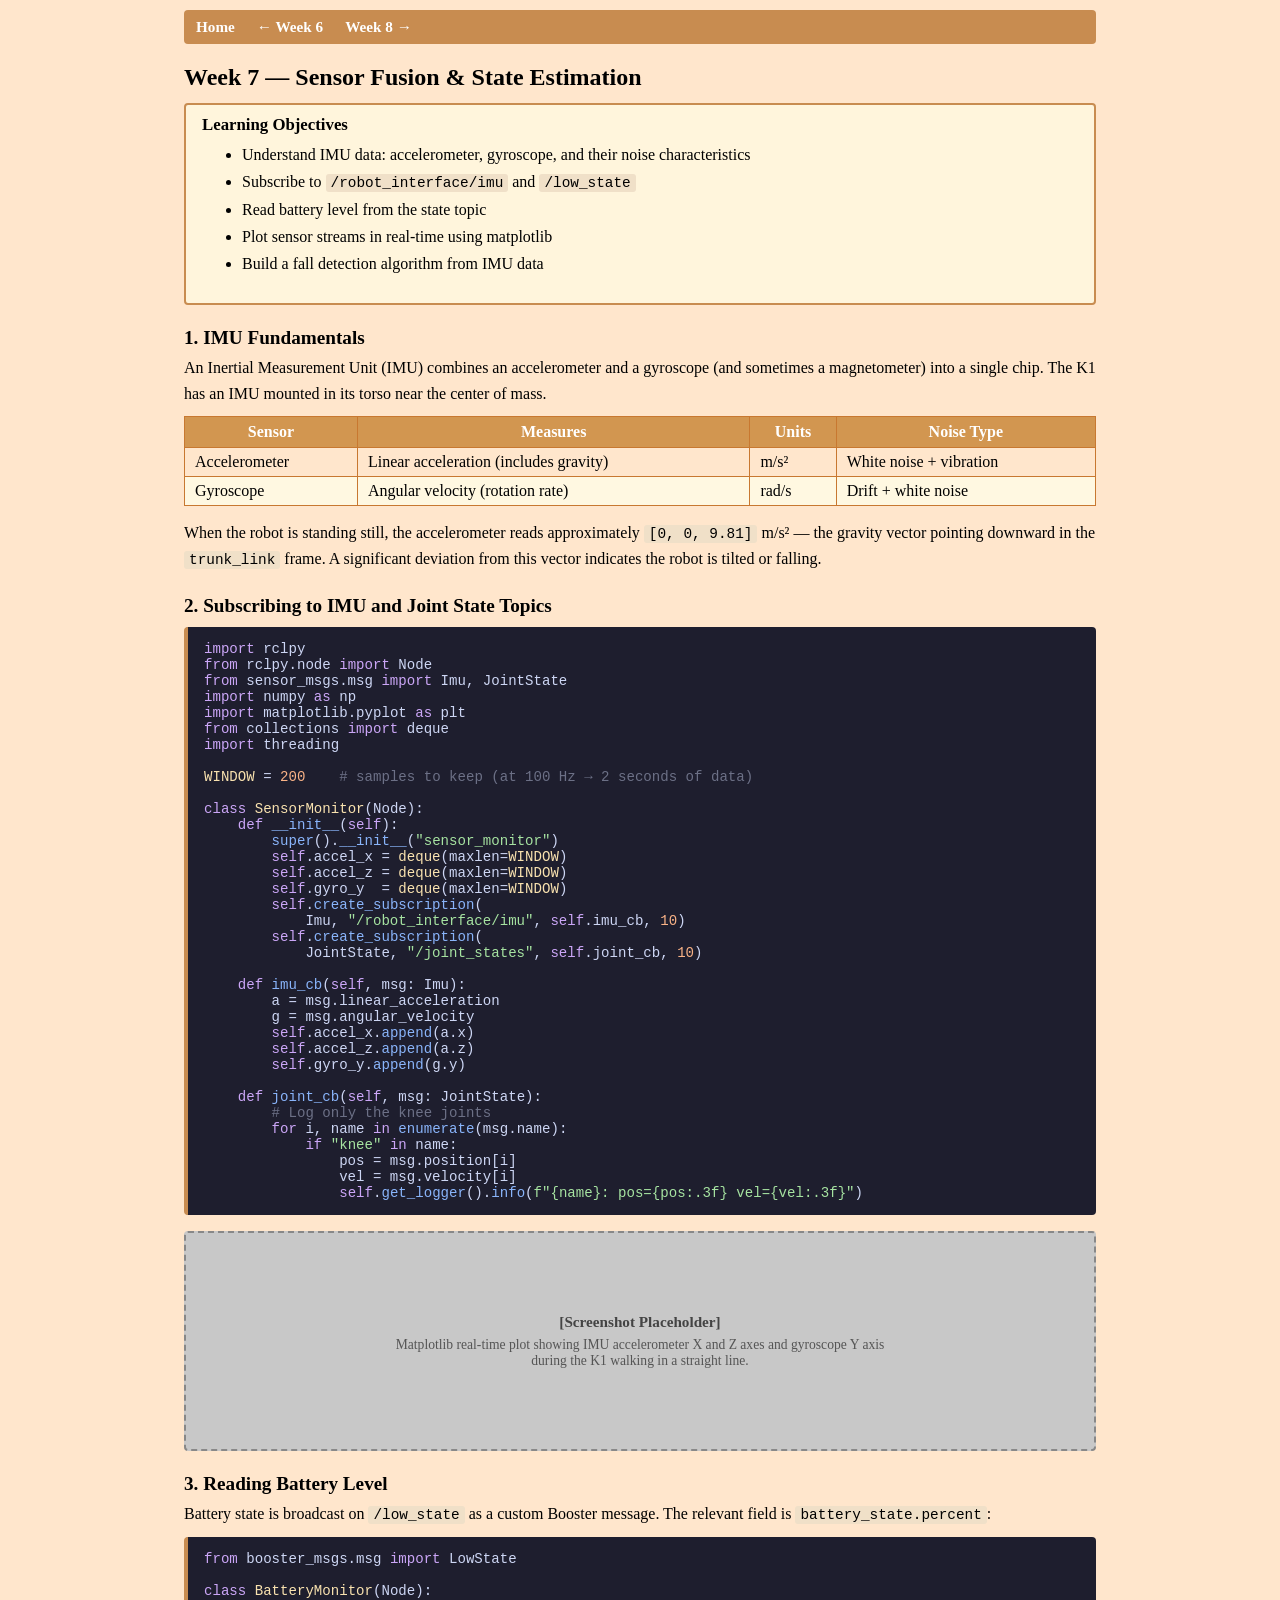
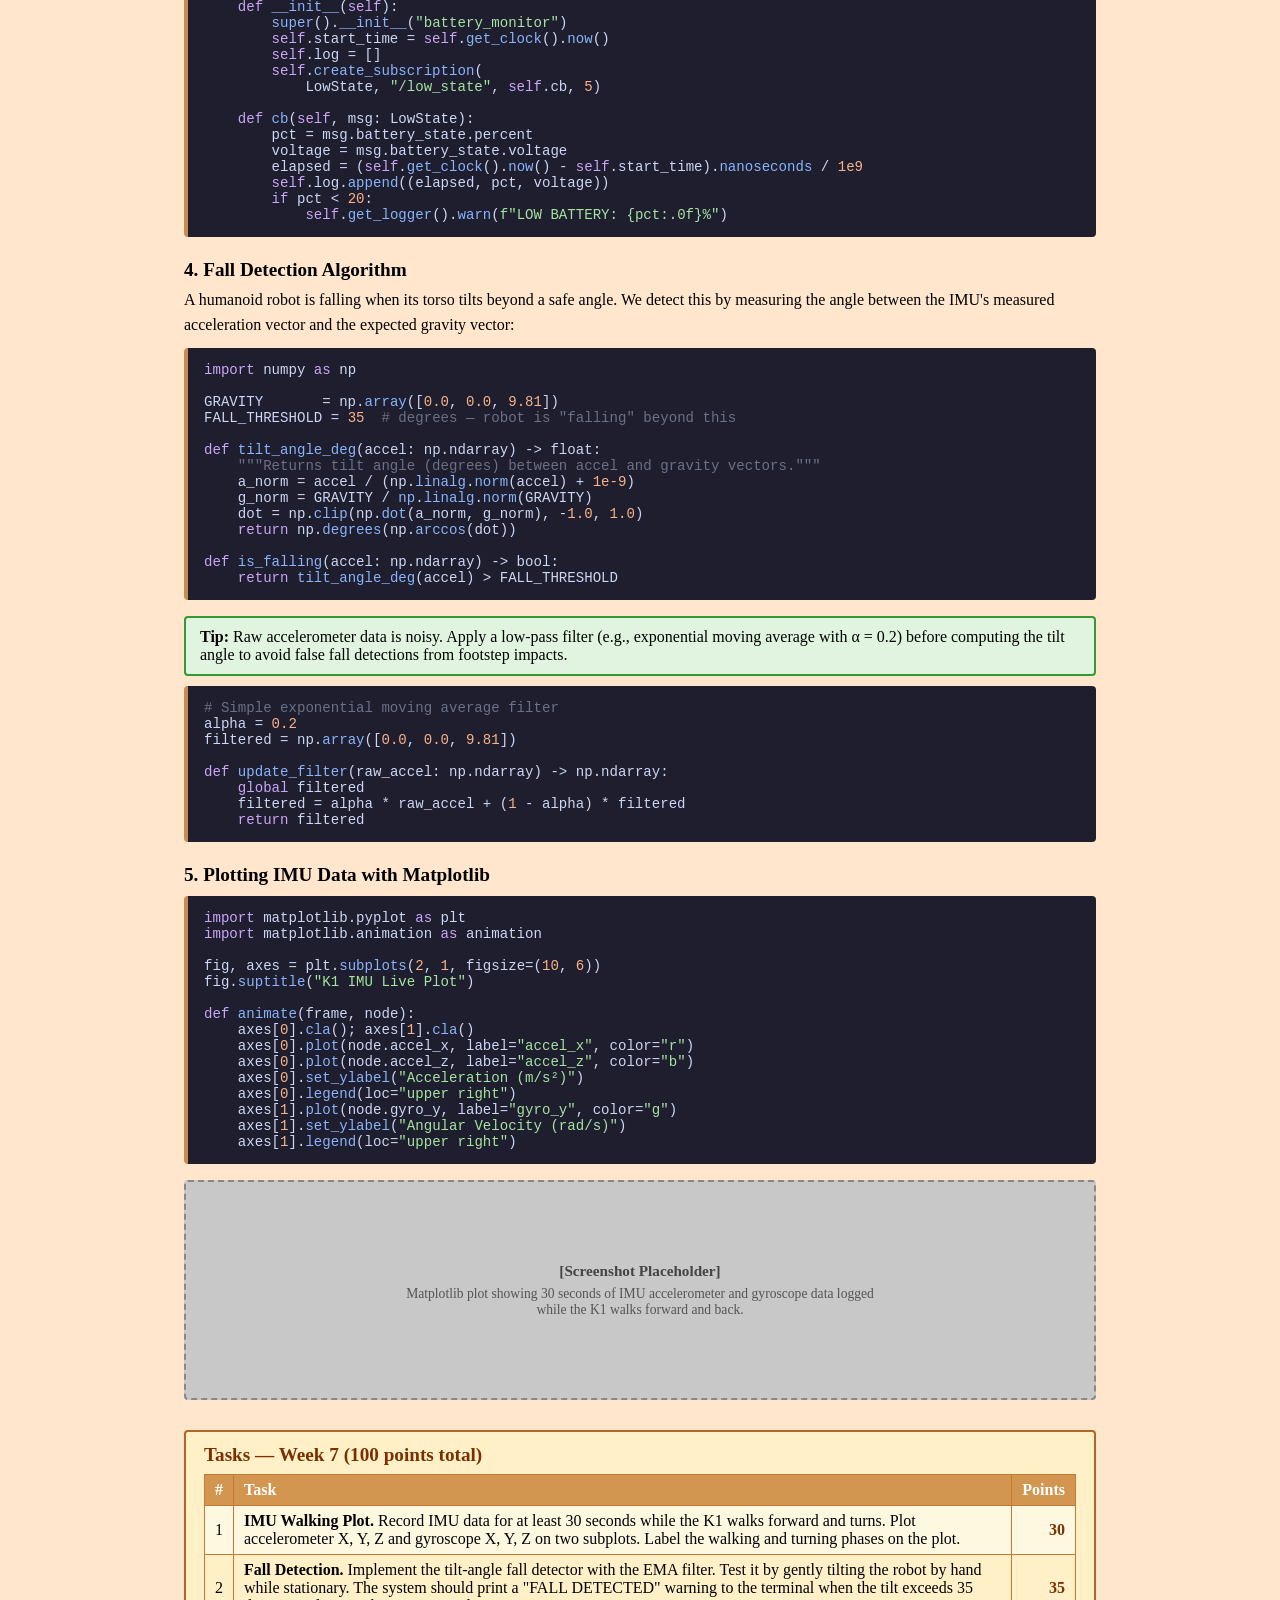
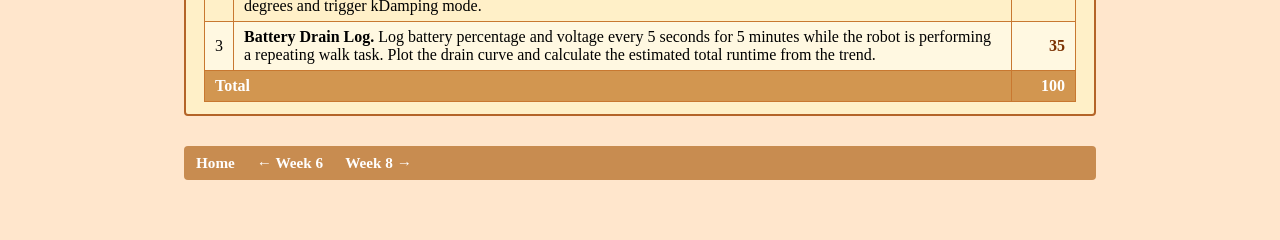
<file: course/week7/week7.html>
<!DOCTYPE html>
<html lang="en">
<head>
  <meta charset="UTF-8">
  <meta name="viewport" content="width=device-width, initial-scale=1.0">
  <title>Week 7 — Sensor Fusion &amp; State Estimation</title>
  <link rel="stylesheet" href="../style.css">
</head>
<body>

<div class="nav-bar">
  <a href="../index.html">Home</a>
  <a href="../week6/week6.html">&larr; Week 6</a>
  <a href="../week8/week8.html">Week 8 &rarr;</a>
</div>

<h1 class="page-title">Week 7 — Sensor Fusion &amp; State Estimation</h1>

<div class="objectives-box">
  <strong>Learning Objectives</strong>
  <ul>
    <li>Understand IMU data: accelerometer, gyroscope, and their noise characteristics</li>
    <li>Subscribe to <code>/robot_interface/imu</code> and <code>/low_state</code></li>
    <li>Read battery level from the state topic</li>
    <li>Plot sensor streams in real-time using matplotlib</li>
    <li>Build a fall detection algorithm from IMU data</li>
  </ul>
</div>

<!-- =========================================================== -->
<h2>1. IMU Fundamentals</h2>

<p>
  An Inertial Measurement Unit (IMU) combines an accelerometer and a
  gyroscope (and sometimes a magnetometer) into a single chip. The K1
  has an IMU mounted in its torso near the center of mass.
</p>

<table style="border-collapse:collapse; width:100%; margin-bottom:14px;">
  <tr style="background-color:rgb(210,150,80);color:#fff;font-weight:bold;">
    <th style="border:1px solid #c87830;padding:6px 10px;">Sensor</th>
    <th style="border:1px solid #c87830;padding:6px 10px;">Measures</th>
    <th style="border:1px solid #c87830;padding:6px 10px;">Units</th>
    <th style="border:1px solid #c87830;padding:6px 10px;">Noise Type</th>
  </tr>
  <tr>
    <td style="border:1px solid #c87830;padding:5px 10px;">Accelerometer</td>
    <td style="border:1px solid #c87830;padding:5px 10px;">Linear acceleration (includes gravity)</td>
    <td style="border:1px solid #c87830;padding:5px 10px;">m/s&sup2;</td>
    <td style="border:1px solid #c87830;padding:5px 10px;">White noise + vibration</td>
  </tr>
  <tr style="background-color:rgb(255,248,225);">
    <td style="border:1px solid #c87830;padding:5px 10px;">Gyroscope</td>
    <td style="border:1px solid #c87830;padding:5px 10px;">Angular velocity (rotation rate)</td>
    <td style="border:1px solid #c87830;padding:5px 10px;">rad/s</td>
    <td style="border:1px solid #c87830;padding:5px 10px;">Drift + white noise</td>
  </tr>
</table>

<p>
  When the robot is standing still, the accelerometer reads approximately
  <code>[0, 0, 9.81]</code> m/s&sup2; — the gravity vector pointing downward
  in the <code>trunk_link</code> frame. A significant deviation from this
  vector indicates the robot is tilted or falling.
</p>

<!-- =========================================================== -->
<h2>2. Subscribing to IMU and Joint State Topics</h2>

<pre><span class="kw">import</span> rclpy
<span class="kw">from</span> rclpy.node <span class="kw">import</span> Node
<span class="kw">from</span> sensor_msgs.msg <span class="kw">import</span> Imu, JointState
<span class="kw">import</span> numpy <span class="kw">as</span> np
<span class="kw">import</span> matplotlib.pyplot <span class="kw">as</span> plt
<span class="kw">from</span> collections <span class="kw">import</span> deque
<span class="kw">import</span> threading

<span class="cls">WINDOW</span> = <span class="num">200</span>    <span class="cm"># samples to keep (at 100 Hz → 2 seconds of data)</span>

<span class="kw">class</span> <span class="cls">SensorMonitor</span>(Node):
    <span class="kw">def</span> <span class="fn">__init__</span>(<span class="kw">self</span>):
        <span class="fn">super</span>().<span class="fn">__init__</span>(<span class="st">"sensor_monitor"</span>)
        <span class="kw">self</span>.accel_x = <span class="cls">deque</span>(maxlen=<span class="cls">WINDOW</span>)
        <span class="kw">self</span>.accel_z = <span class="cls">deque</span>(maxlen=<span class="cls">WINDOW</span>)
        <span class="kw">self</span>.gyro_y  = <span class="cls">deque</span>(maxlen=<span class="cls">WINDOW</span>)
        <span class="kw">self</span>.<span class="fn">create_subscription</span>(
            Imu, <span class="st">"/robot_interface/imu"</span>, <span class="kw">self</span>.imu_cb, <span class="num">10</span>)
        <span class="kw">self</span>.<span class="fn">create_subscription</span>(
            JointState, <span class="st">"/joint_states"</span>, <span class="kw">self</span>.joint_cb, <span class="num">10</span>)

    <span class="kw">def</span> <span class="fn">imu_cb</span>(<span class="kw">self</span>, msg: Imu):
        a = msg.linear_acceleration
        g = msg.angular_velocity
        <span class="kw">self</span>.accel_x.<span class="fn">append</span>(a.x)
        <span class="kw">self</span>.accel_z.<span class="fn">append</span>(a.z)
        <span class="kw">self</span>.gyro_y.<span class="fn">append</span>(g.y)

    <span class="kw">def</span> <span class="fn">joint_cb</span>(<span class="kw">self</span>, msg: JointState):
        <span class="cm"># Log only the knee joints</span>
        <span class="kw">for</span> i, name <span class="kw">in</span> <span class="fn">enumerate</span>(msg.name):
            <span class="kw">if</span> <span class="st">"knee"</span> <span class="kw">in</span> name:
                pos = msg.position[i]
                vel = msg.velocity[i]
                <span class="kw">self</span>.<span class="fn">get_logger</span>().<span class="fn">info</span>(<span class="st">f"{name}: pos={pos:.3f} vel={vel:.3f}"</span>)</pre>

<div class="screenshot">
  <div class="ss-label">[Screenshot Placeholder]</div>
  <div class="ss-caption">Matplotlib real-time plot showing IMU accelerometer X and Z axes
    and gyroscope Y axis during the K1 walking in a straight line.</div>
</div>

<!-- =========================================================== -->
<h2>3. Reading Battery Level</h2>

<p>
  Battery state is broadcast on <code>/low_state</code> as a custom
  Booster message. The relevant field is <code>battery_state.percent</code>:
</p>

<pre><span class="kw">from</span> booster_msgs.msg <span class="kw">import</span> LowState

<span class="kw">class</span> <span class="cls">BatteryMonitor</span>(Node):
    <span class="kw">def</span> <span class="fn">__init__</span>(<span class="kw">self</span>):
        <span class="fn">super</span>().<span class="fn">__init__</span>(<span class="st">"battery_monitor"</span>)
        <span class="kw">self</span>.start_time = <span class="kw">self</span>.<span class="fn">get_clock</span>().<span class="fn">now</span>()
        <span class="kw">self</span>.log = []
        <span class="kw">self</span>.<span class="fn">create_subscription</span>(
            LowState, <span class="st">"/low_state"</span>, <span class="kw">self</span>.cb, <span class="num">5</span>)

    <span class="kw">def</span> <span class="fn">cb</span>(<span class="kw">self</span>, msg: LowState):
        pct = msg.battery_state.percent
        voltage = msg.battery_state.voltage
        elapsed = (<span class="kw">self</span>.<span class="fn">get_clock</span>().<span class="fn">now</span>() - <span class="kw">self</span>.start_time).<span class="fn">nanoseconds</span> / <span class="num">1e9</span>
        <span class="kw">self</span>.log.<span class="fn">append</span>((elapsed, pct, voltage))
        <span class="kw">if</span> pct &lt; <span class="num">20</span>:
            <span class="kw">self</span>.<span class="fn">get_logger</span>().<span class="fn">warn</span>(<span class="st">f"LOW BATTERY: {pct:.0f}%"</span>)</pre>

<!-- =========================================================== -->
<h2>4. Fall Detection Algorithm</h2>

<p>
  A humanoid robot is falling when its torso tilts beyond a safe angle.
  We detect this by measuring the angle between the IMU's measured
  acceleration vector and the expected gravity vector:
</p>

<pre><span class="kw">import</span> numpy <span class="kw">as</span> np

GRAVITY       = np.<span class="fn">array</span>([<span class="num">0.0</span>, <span class="num">0.0</span>, <span class="num">9.81</span>])
FALL_THRESHOLD = <span class="num">35</span>  <span class="cm"># degrees — robot is "falling" beyond this</span>

<span class="kw">def</span> <span class="fn">tilt_angle_deg</span>(accel: np.ndarray) -&gt; float:
    <span class="cm">"""Returns tilt angle (degrees) between accel and gravity vectors."""</span>
    a_norm = accel / (np.<span class="fn">linalg</span>.<span class="fn">norm</span>(accel) + <span class="num">1e-9</span>)
    g_norm = GRAVITY / <span class="fn">np</span>.<span class="fn">linalg</span>.<span class="fn">norm</span>(GRAVITY)
    dot = np.<span class="fn">clip</span>(np.<span class="fn">dot</span>(a_norm, g_norm), -<span class="num">1.0</span>, <span class="num">1.0</span>)
    <span class="kw">return</span> np.<span class="fn">degrees</span>(np.<span class="fn">arccos</span>(dot))

<span class="kw">def</span> <span class="fn">is_falling</span>(accel: np.ndarray) -&gt; bool:
    <span class="kw">return</span> <span class="fn">tilt_angle_deg</span>(accel) &gt; FALL_THRESHOLD</pre>

<div class="tip-box">
  <strong>Tip:</strong> Raw accelerometer data is noisy. Apply a low-pass filter
  (e.g., exponential moving average with &alpha;&nbsp;=&nbsp;0.2) before
  computing the tilt angle to avoid false fall detections from footstep
  impacts.
</div>

<pre><span class="cm"># Simple exponential moving average filter</span>
alpha = <span class="num">0.2</span>
filtered = np.<span class="fn">array</span>([<span class="num">0.0</span>, <span class="num">0.0</span>, <span class="num">9.81</span>])

<span class="kw">def</span> <span class="fn">update_filter</span>(raw_accel: np.ndarray) -&gt; np.ndarray:
    <span class="kw">global</span> filtered
    filtered = alpha * raw_accel + (<span class="num">1</span> - alpha) * filtered
    <span class="kw">return</span> filtered</pre>

<!-- =========================================================== -->
<h2>5. Plotting IMU Data with Matplotlib</h2>

<pre><span class="kw">import</span> matplotlib.pyplot <span class="kw">as</span> plt
<span class="kw">import</span> matplotlib.animation <span class="kw">as</span> animation

fig, axes = plt.<span class="fn">subplots</span>(<span class="num">2</span>, <span class="num">1</span>, figsize=(<span class="num">10</span>, <span class="num">6</span>))
fig.<span class="fn">suptitle</span>(<span class="st">"K1 IMU Live Plot"</span>)

<span class="kw">def</span> <span class="fn">animate</span>(frame, node):
    axes[<span class="num">0</span>].<span class="fn">cla</span>(); axes[<span class="num">1</span>].<span class="fn">cla</span>()
    axes[<span class="num">0</span>].<span class="fn">plot</span>(node.accel_x, label=<span class="st">"accel_x"</span>, color=<span class="st">"r"</span>)
    axes[<span class="num">0</span>].<span class="fn">plot</span>(node.accel_z, label=<span class="st">"accel_z"</span>, color=<span class="st">"b"</span>)
    axes[<span class="num">0</span>].<span class="fn">set_ylabel</span>(<span class="st">"Acceleration (m/s²)"</span>)
    axes[<span class="num">0</span>].<span class="fn">legend</span>(loc=<span class="st">"upper right"</span>)
    axes[<span class="num">1</span>].<span class="fn">plot</span>(node.gyro_y, label=<span class="st">"gyro_y"</span>, color=<span class="st">"g"</span>)
    axes[<span class="num">1</span>].<span class="fn">set_ylabel</span>(<span class="st">"Angular Velocity (rad/s)"</span>)
    axes[<span class="num">1</span>].<span class="fn">legend</span>(loc=<span class="st">"upper right"</span>)</pre>

<div class="screenshot">
  <div class="ss-label">[Screenshot Placeholder]</div>
  <div class="ss-caption">Matplotlib plot showing 30 seconds of IMU accelerometer and
    gyroscope data logged while the K1 walks forward and back.</div>
</div>

<!-- =========================================================== -->
<div class="tasks-section">
  <h2>Tasks — Week 7 (100 points total)</h2>
  <table>
    <tr><th>#</th><th>Task</th><th class="task-pts">Points</th></tr>
    <tr>
      <td>1</td>
      <td><strong>IMU Walking Plot.</strong> Record IMU data for at least 30 seconds while the K1 walks forward and turns. Plot accelerometer X, Y, Z and gyroscope X, Y, Z on two subplots. Label the walking and turning phases on the plot.</td>
      <td class="task-pts">30</td>
    </tr>
    <tr>
      <td>2</td>
      <td><strong>Fall Detection.</strong> Implement the tilt-angle fall detector with the EMA filter. Test it by gently tilting the robot by hand while stationary. The system should print a "FALL DETECTED" warning to the terminal when the tilt exceeds 35 degrees and trigger kDamping mode.</td>
      <td class="task-pts">35</td>
    </tr>
    <tr>
      <td>3</td>
      <td><strong>Battery Drain Log.</strong> Log battery percentage and voltage every 5 seconds for 5 minutes while the robot is performing a repeating walk task. Plot the drain curve and calculate the estimated total runtime from the trend.</td>
      <td class="task-pts">35</td>
    </tr>
    <tr style="background-color:rgb(210,150,80);color:#fff;font-weight:bold;">
      <td colspan="2">Total</td>
      <td class="task-pts" style="color:#fff;">100</td>
    </tr>
  </table>
</div>

<div class="nav-bar" style="margin-top:30px;">
  <a href="../index.html">Home</a>
  <a href="../week6/week6.html">&larr; Week 6</a>
  <a href="../week8/week8.html">Week 8 &rarr;</a>
</div>

</body>
</html>
</file>
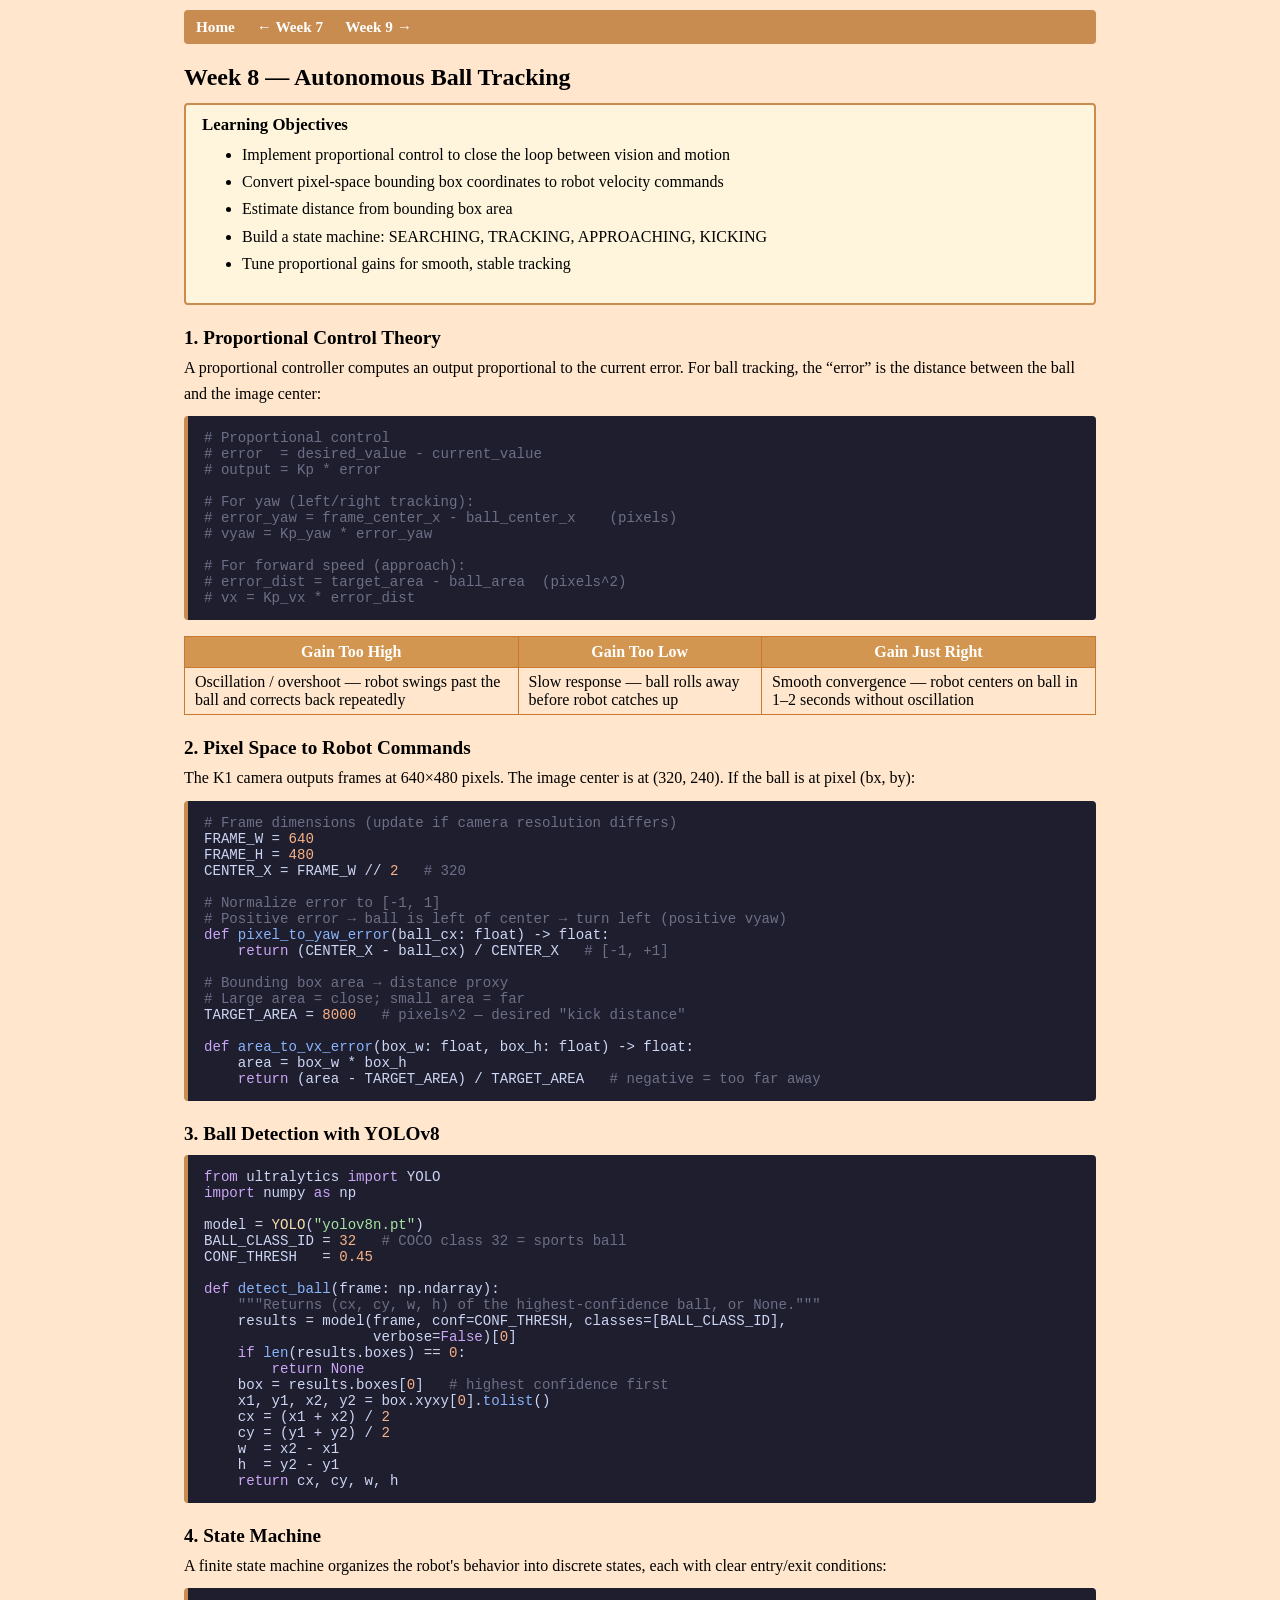
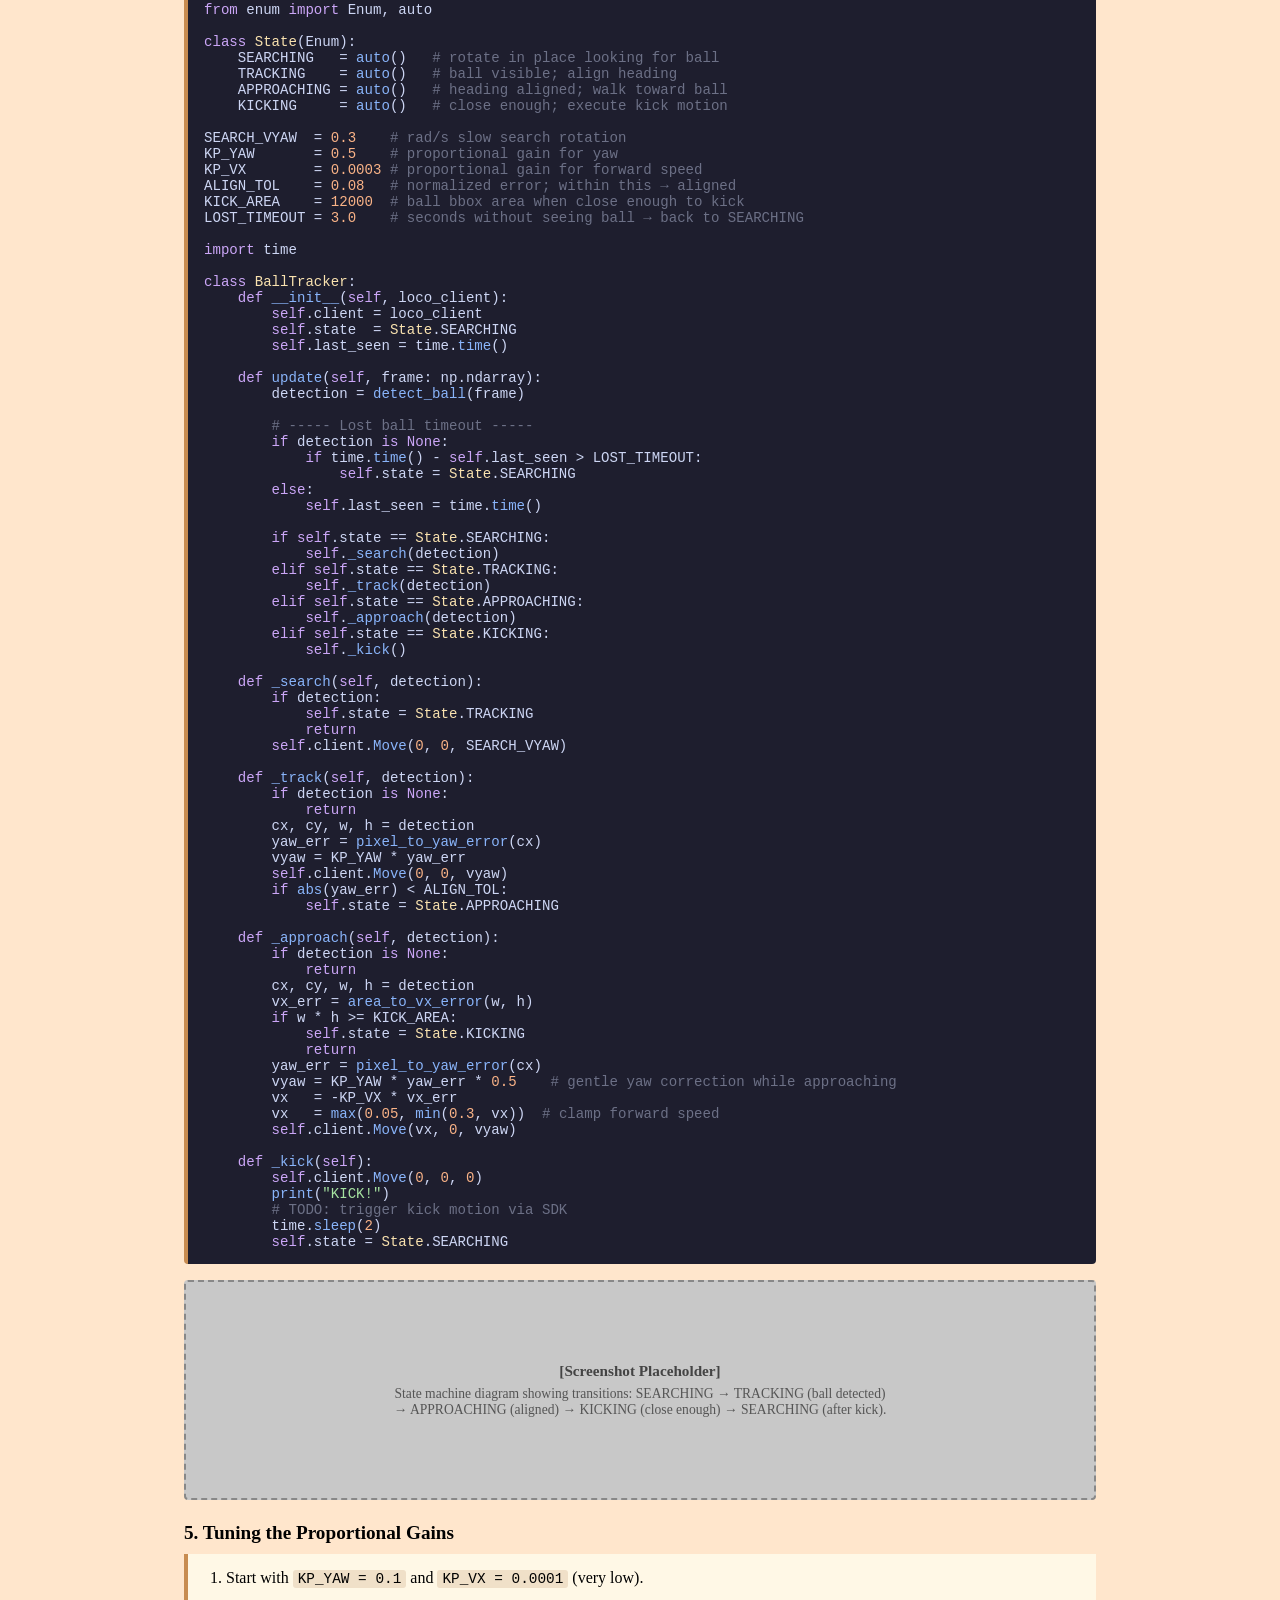
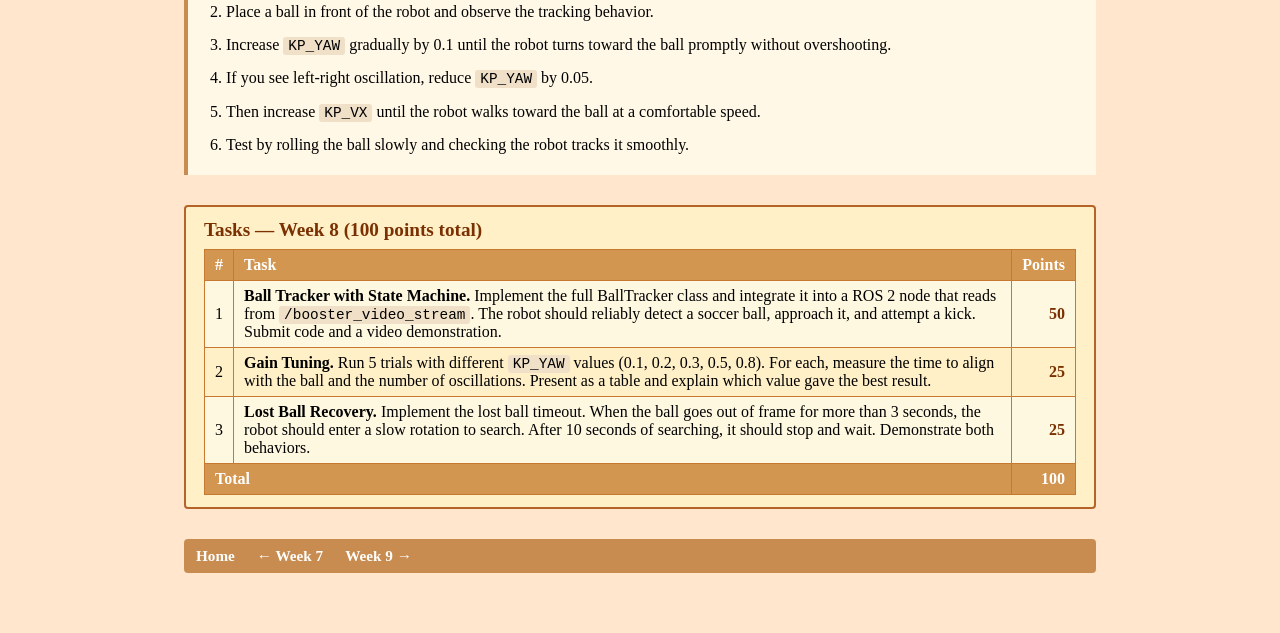
<file: course/week8/week8.html>
<!DOCTYPE html>
<html lang="en">
<head>
  <meta charset="UTF-8">
  <meta name="viewport" content="width=device-width, initial-scale=1.0">
  <title>Week 8 — Autonomous Ball Tracking</title>
  <link rel="stylesheet" href="../style.css">
</head>
<body>

<div class="nav-bar">
  <a href="../index.html">Home</a>
  <a href="../week7/week7.html">&larr; Week 7</a>
  <a href="../week9/week9.html">Week 9 &rarr;</a>
</div>

<h1 class="page-title">Week 8 — Autonomous Ball Tracking</h1>

<div class="objectives-box">
  <strong>Learning Objectives</strong>
  <ul>
    <li>Implement proportional control to close the loop between vision and motion</li>
    <li>Convert pixel-space bounding box coordinates to robot velocity commands</li>
    <li>Estimate distance from bounding box area</li>
    <li>Build a state machine: SEARCHING, TRACKING, APPROACHING, KICKING</li>
    <li>Tune proportional gains for smooth, stable tracking</li>
  </ul>
</div>

<!-- =========================================================== -->
<h2>1. Proportional Control Theory</h2>

<p>
  A proportional controller computes an output proportional to the
  current error. For ball tracking, the &ldquo;error&rdquo; is the
  distance between the ball and the image center:
</p>

<pre><span class="cm"># Proportional control</span>
<span class="cm"># error  = desired_value - current_value</span>
<span class="cm"># output = Kp * error</span>

<span class="cm"># For yaw (left/right tracking):</span>
<span class="cm"># error_yaw = frame_center_x - ball_center_x    (pixels)</span>
<span class="cm"># vyaw = Kp_yaw * error_yaw</span>

<span class="cm"># For forward speed (approach):</span>
<span class="cm"># error_dist = target_area - ball_area  (pixels^2)</span>
<span class="cm"># vx = Kp_vx * error_dist</span></pre>

<table style="border-collapse:collapse; width:100%; margin-bottom:14px;">
  <tr style="background-color:rgb(210,150,80);color:#fff;font-weight:bold;">
    <th style="border:1px solid #c87830;padding:6px 10px;">Gain Too High</th>
    <th style="border:1px solid #c87830;padding:6px 10px;">Gain Too Low</th>
    <th style="border:1px solid #c87830;padding:6px 10px;">Gain Just Right</th>
  </tr>
  <tr>
    <td style="border:1px solid #c87830;padding:5px 10px;">Oscillation / overshoot — robot swings past the ball and corrects back repeatedly</td>
    <td style="border:1px solid #c87830;padding:5px 10px;">Slow response — ball rolls away before robot catches up</td>
    <td style="border:1px solid #c87830;padding:5px 10px;">Smooth convergence — robot centers on ball in 1–2 seconds without oscillation</td>
  </tr>
</table>

<!-- =========================================================== -->
<h2>2. Pixel Space to Robot Commands</h2>

<p>
  The K1 camera outputs frames at 640&times;480 pixels. The image center
  is at (320, 240). If the ball is at pixel (bx, by):
</p>

<pre><span class="cm"># Frame dimensions (update if camera resolution differs)</span>
FRAME_W = <span class="num">640</span>
FRAME_H = <span class="num">480</span>
CENTER_X = FRAME_W // <span class="num">2</span>   <span class="cm"># 320</span>

<span class="cm"># Normalize error to [-1, 1]</span>
<span class="cm"># Positive error → ball is left of center → turn left (positive vyaw)</span>
<span class="kw">def</span> <span class="fn">pixel_to_yaw_error</span>(ball_cx: float) -&gt; float:
    <span class="kw">return</span> (CENTER_X - ball_cx) / CENTER_X   <span class="cm"># [-1, +1]</span>

<span class="cm"># Bounding box area → distance proxy</span>
<span class="cm"># Large area = close; small area = far</span>
TARGET_AREA = <span class="num">8000</span>   <span class="cm"># pixels^2 — desired "kick distance"</span>

<span class="kw">def</span> <span class="fn">area_to_vx_error</span>(box_w: float, box_h: float) -&gt; float:
    area = box_w * box_h
    <span class="kw">return</span> (area - TARGET_AREA) / TARGET_AREA   <span class="cm"># negative = too far away</span></pre>

<!-- =========================================================== -->
<h2>3. Ball Detection with YOLOv8</h2>

<pre><span class="kw">from</span> ultralytics <span class="kw">import</span> YOLO
<span class="kw">import</span> numpy <span class="kw">as</span> np

model = <span class="cls">YOLO</span>(<span class="st">"yolov8n.pt"</span>)
BALL_CLASS_ID = <span class="num">32</span>   <span class="cm"># COCO class 32 = sports ball</span>
CONF_THRESH   = <span class="num">0.45</span>

<span class="kw">def</span> <span class="fn">detect_ball</span>(frame: np.ndarray):
    <span class="cm">"""Returns (cx, cy, w, h) of the highest-confidence ball, or None."""</span>
    results = model(frame, conf=CONF_THRESH, classes=[BALL_CLASS_ID],
                    verbose=<span class="kw">False</span>)[<span class="num">0</span>]
    <span class="kw">if</span> <span class="fn">len</span>(results.boxes) == <span class="num">0</span>:
        <span class="kw">return</span> <span class="kw">None</span>
    box = results.boxes[<span class="num">0</span>]   <span class="cm"># highest confidence first</span>
    x1, y1, x2, y2 = box.xyxy[<span class="num">0</span>].<span class="fn">tolist</span>()
    cx = (x1 + x2) / <span class="num">2</span>
    cy = (y1 + y2) / <span class="num">2</span>
    w  = x2 - x1
    h  = y2 - y1
    <span class="kw">return</span> cx, cy, w, h</pre>

<!-- =========================================================== -->
<h2>4. State Machine</h2>

<p>
  A finite state machine organizes the robot's behavior into discrete
  states, each with clear entry/exit conditions:
</p>

<pre><span class="kw">from</span> enum <span class="kw">import</span> Enum, auto

<span class="kw">class</span> <span class="cls">State</span>(Enum):
    SEARCHING   = <span class="fn">auto</span>()   <span class="cm"># rotate in place looking for ball</span>
    TRACKING    = <span class="fn">auto</span>()   <span class="cm"># ball visible; align heading</span>
    APPROACHING = <span class="fn">auto</span>()   <span class="cm"># heading aligned; walk toward ball</span>
    KICKING     = <span class="fn">auto</span>()   <span class="cm"># close enough; execute kick motion</span>

SEARCH_VYAW  = <span class="num">0.3</span>    <span class="cm"># rad/s slow search rotation</span>
KP_YAW       = <span class="num">0.5</span>    <span class="cm"># proportional gain for yaw</span>
KP_VX        = <span class="num">0.0003</span> <span class="cm"># proportional gain for forward speed</span>
ALIGN_TOL    = <span class="num">0.08</span>   <span class="cm"># normalized error; within this → aligned</span>
KICK_AREA    = <span class="num">12000</span>  <span class="cm"># ball bbox area when close enough to kick</span>
LOST_TIMEOUT = <span class="num">3.0</span>    <span class="cm"># seconds without seeing ball → back to SEARCHING</span>

<span class="kw">import</span> time

<span class="kw">class</span> <span class="cls">BallTracker</span>:
    <span class="kw">def</span> <span class="fn">__init__</span>(<span class="kw">self</span>, loco_client):
        <span class="kw">self</span>.client = loco_client
        <span class="kw">self</span>.state  = <span class="cls">State</span>.SEARCHING
        <span class="kw">self</span>.last_seen = time.<span class="fn">time</span>()

    <span class="kw">def</span> <span class="fn">update</span>(<span class="kw">self</span>, frame: np.ndarray):
        detection = <span class="fn">detect_ball</span>(frame)

        <span class="cm"># ----- Lost ball timeout -----</span>
        <span class="kw">if</span> detection <span class="kw">is</span> <span class="kw">None</span>:
            <span class="kw">if</span> time.<span class="fn">time</span>() - <span class="kw">self</span>.last_seen &gt; LOST_TIMEOUT:
                <span class="kw">self</span>.state = <span class="cls">State</span>.SEARCHING
        <span class="kw">else</span>:
            <span class="kw">self</span>.last_seen = time.<span class="fn">time</span>()

        <span class="kw">if</span> <span class="kw">self</span>.state == <span class="cls">State</span>.SEARCHING:
            <span class="kw">self</span>.<span class="fn">_search</span>(detection)
        <span class="kw">elif</span> <span class="kw">self</span>.state == <span class="cls">State</span>.TRACKING:
            <span class="kw">self</span>.<span class="fn">_track</span>(detection)
        <span class="kw">elif</span> <span class="kw">self</span>.state == <span class="cls">State</span>.APPROACHING:
            <span class="kw">self</span>.<span class="fn">_approach</span>(detection)
        <span class="kw">elif</span> <span class="kw">self</span>.state == <span class="cls">State</span>.KICKING:
            <span class="kw">self</span>.<span class="fn">_kick</span>()

    <span class="kw">def</span> <span class="fn">_search</span>(<span class="kw">self</span>, detection):
        <span class="kw">if</span> detection:
            <span class="kw">self</span>.state = <span class="cls">State</span>.TRACKING
            <span class="kw">return</span>
        <span class="kw">self</span>.client.<span class="fn">Move</span>(<span class="num">0</span>, <span class="num">0</span>, SEARCH_VYAW)

    <span class="kw">def</span> <span class="fn">_track</span>(<span class="kw">self</span>, detection):
        <span class="kw">if</span> detection <span class="kw">is</span> <span class="kw">None</span>:
            <span class="kw">return</span>
        cx, cy, w, h = detection
        yaw_err = <span class="fn">pixel_to_yaw_error</span>(cx)
        vyaw = KP_YAW * yaw_err
        <span class="kw">self</span>.client.<span class="fn">Move</span>(<span class="num">0</span>, <span class="num">0</span>, vyaw)
        <span class="kw">if</span> <span class="fn">abs</span>(yaw_err) &lt; ALIGN_TOL:
            <span class="kw">self</span>.state = <span class="cls">State</span>.APPROACHING

    <span class="kw">def</span> <span class="fn">_approach</span>(<span class="kw">self</span>, detection):
        <span class="kw">if</span> detection <span class="kw">is</span> <span class="kw">None</span>:
            <span class="kw">return</span>
        cx, cy, w, h = detection
        vx_err = <span class="fn">area_to_vx_error</span>(w, h)
        <span class="kw">if</span> w * h &gt;= KICK_AREA:
            <span class="kw">self</span>.state = <span class="cls">State</span>.KICKING
            <span class="kw">return</span>
        yaw_err = <span class="fn">pixel_to_yaw_error</span>(cx)
        vyaw = KP_YAW * yaw_err * <span class="num">0.5</span>    <span class="cm"># gentle yaw correction while approaching</span>
        vx   = -KP_VX * vx_err
        vx   = <span class="fn">max</span>(<span class="num">0.05</span>, <span class="fn">min</span>(<span class="num">0.3</span>, vx))  <span class="cm"># clamp forward speed</span>
        <span class="kw">self</span>.client.<span class="fn">Move</span>(vx, <span class="num">0</span>, vyaw)

    <span class="kw">def</span> <span class="fn">_kick</span>(<span class="kw">self</span>):
        <span class="kw">self</span>.client.<span class="fn">Move</span>(<span class="num">0</span>, <span class="num">0</span>, <span class="num">0</span>)
        <span class="fn">print</span>(<span class="st">"KICK!"</span>)
        <span class="cm"># TODO: trigger kick motion via SDK</span>
        time.<span class="fn">sleep</span>(<span class="num">2</span>)
        <span class="kw">self</span>.state = <span class="cls">State</span>.SEARCHING</pre>

<div class="screenshot">
  <div class="ss-label">[Screenshot Placeholder]</div>
  <div class="ss-caption">State machine diagram showing transitions: SEARCHING → TRACKING
    (ball detected) → APPROACHING (aligned) → KICKING (close enough) → SEARCHING (after kick).</div>
</div>

<!-- =========================================================== -->
<h2>5. Tuning the Proportional Gains</h2>

<div class="steps">
  <ol>
    <li>Start with <code>KP_YAW = 0.1</code> and <code>KP_VX = 0.0001</code> (very low).</li>
    <li>Place a ball in front of the robot and observe the tracking behavior.</li>
    <li>Increase <code>KP_YAW</code> gradually by 0.1 until the robot turns toward the ball promptly without overshooting.</li>
    <li>If you see left-right oscillation, reduce <code>KP_YAW</code> by 0.05.</li>
    <li>Then increase <code>KP_VX</code> until the robot walks toward the ball at a comfortable speed.</li>
    <li>Test by rolling the ball slowly and checking the robot tracks it smoothly.</li>
  </ol>
</div>

<!-- =========================================================== -->
<div class="tasks-section">
  <h2>Tasks — Week 8 (100 points total)</h2>
  <table>
    <tr><th>#</th><th>Task</th><th class="task-pts">Points</th></tr>
    <tr>
      <td>1</td>
      <td><strong>Ball Tracker with State Machine.</strong> Implement the full BallTracker class and integrate it into a ROS 2 node that reads from <code>/booster_video_stream</code>. The robot should reliably detect a soccer ball, approach it, and attempt a kick. Submit code and a video demonstration.</td>
      <td class="task-pts">50</td>
    </tr>
    <tr>
      <td>2</td>
      <td><strong>Gain Tuning.</strong> Run 5 trials with different <code>KP_YAW</code> values (0.1, 0.2, 0.3, 0.5, 0.8). For each, measure the time to align with the ball and the number of oscillations. Present as a table and explain which value gave the best result.</td>
      <td class="task-pts">25</td>
    </tr>
    <tr>
      <td>3</td>
      <td><strong>Lost Ball Recovery.</strong> Implement the lost ball timeout. When the ball goes out of frame for more than 3 seconds, the robot should enter a slow rotation to search. After 10 seconds of searching, it should stop and wait. Demonstrate both behaviors.</td>
      <td class="task-pts">25</td>
    </tr>
    <tr style="background-color:rgb(210,150,80);color:#fff;font-weight:bold;">
      <td colspan="2">Total</td>
      <td class="task-pts" style="color:#fff;">100</td>
    </tr>
  </table>
</div>

<div class="nav-bar" style="margin-top:30px;">
  <a href="../index.html">Home</a>
  <a href="../week7/week7.html">&larr; Week 7</a>
  <a href="../week9/week9.html">Week 9 &rarr;</a>
</div>

</body>
</html>
</file>
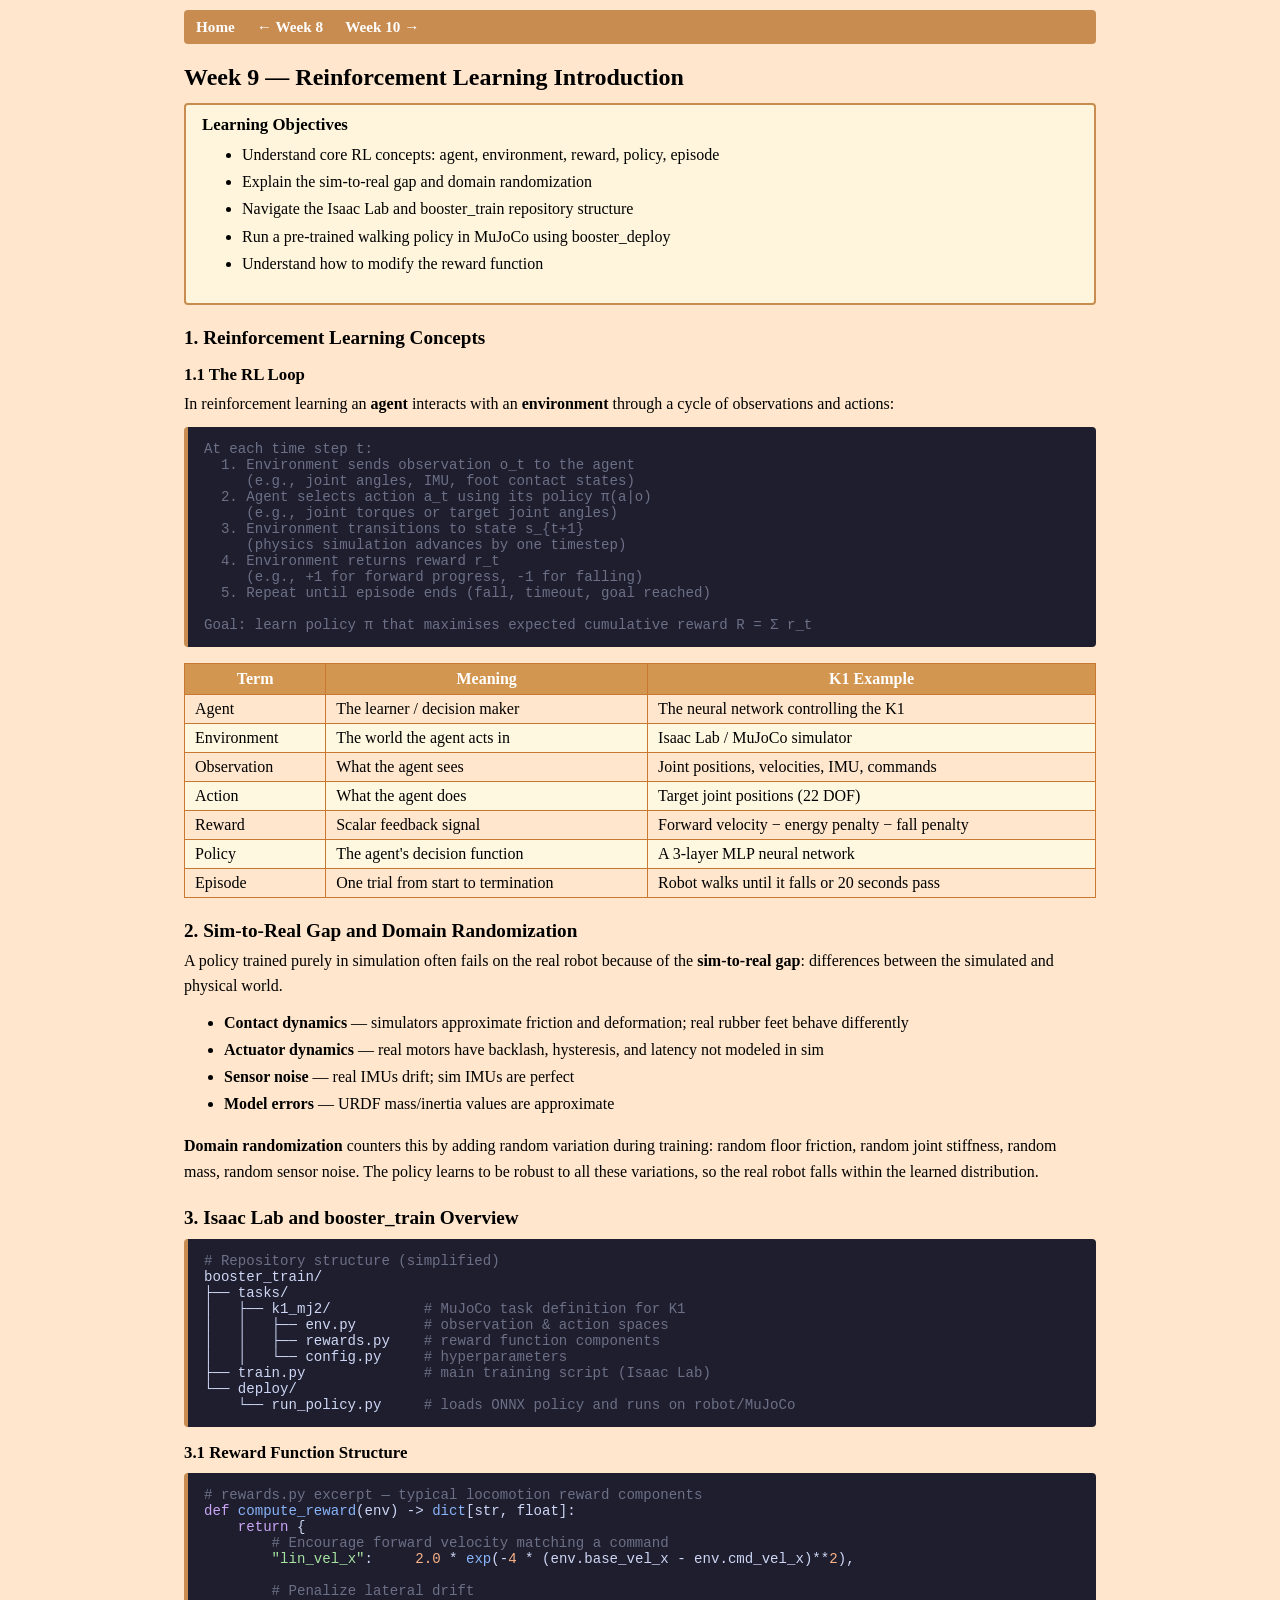
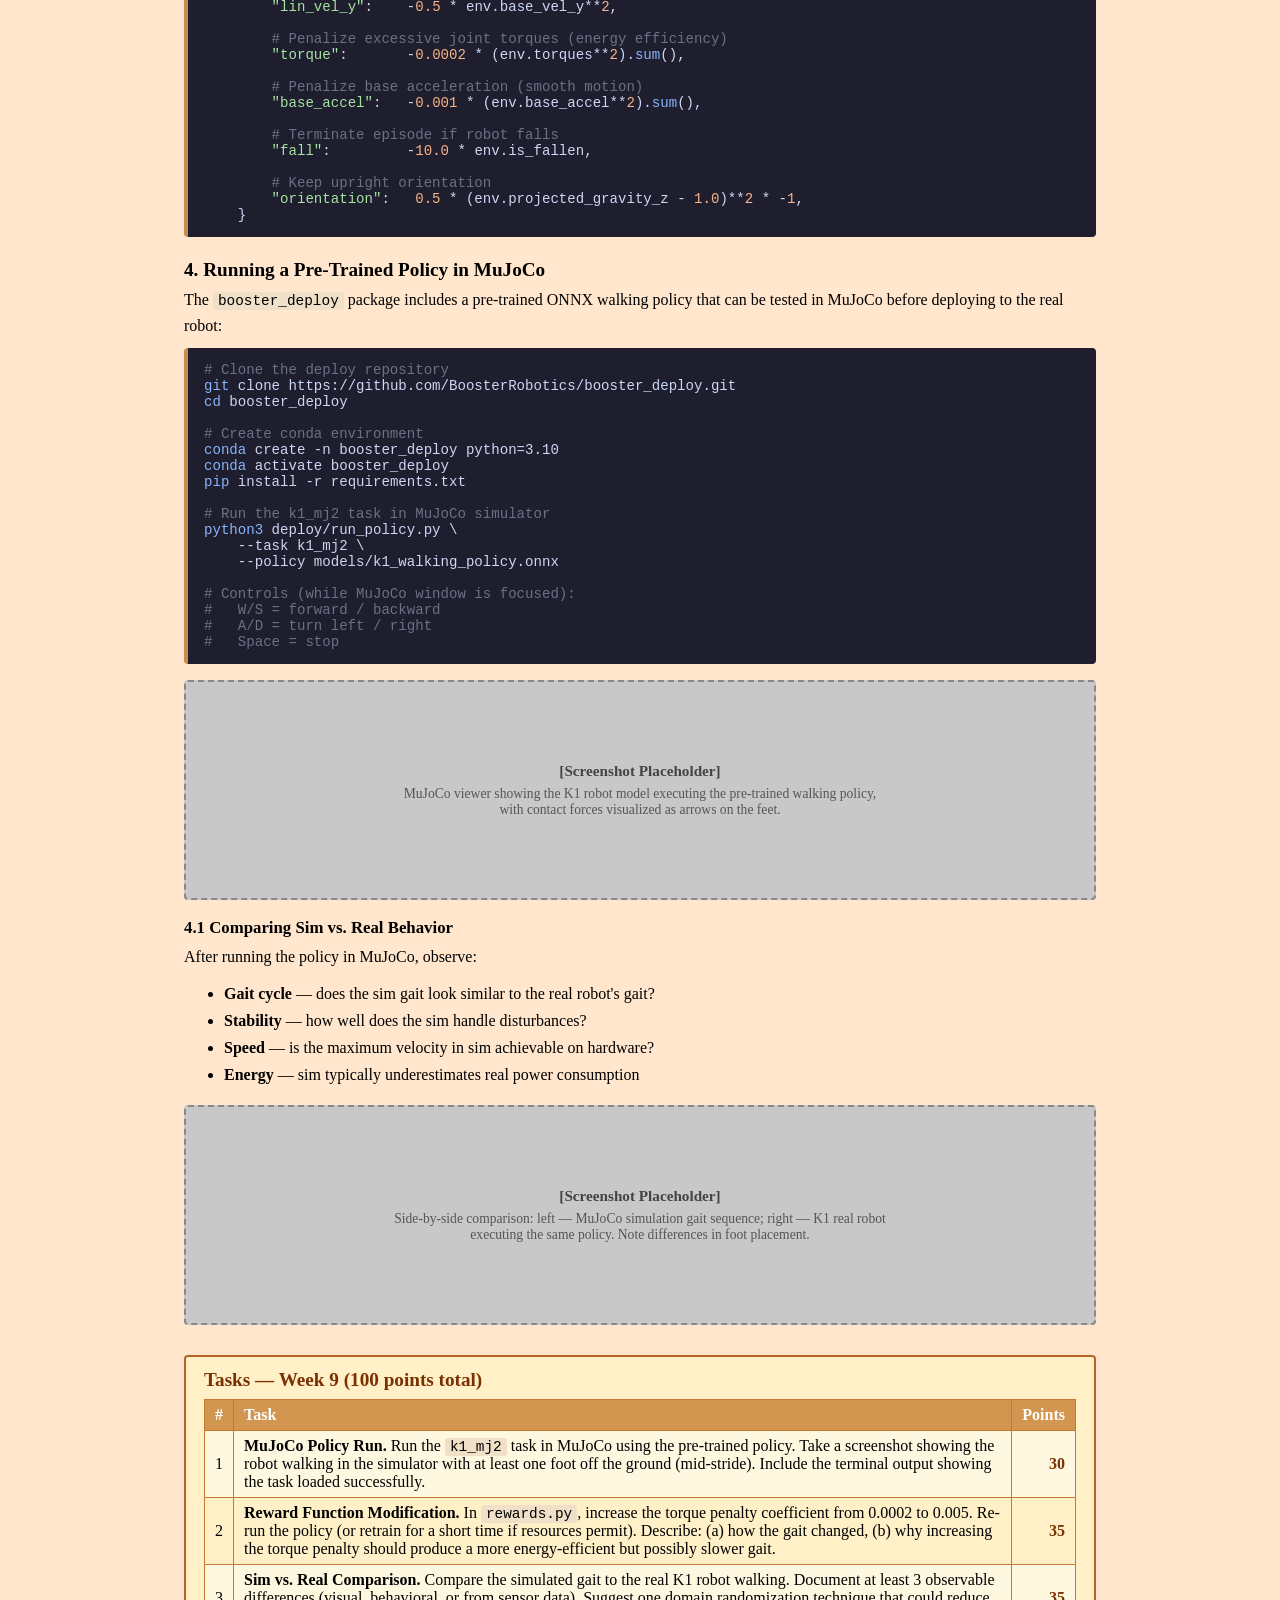
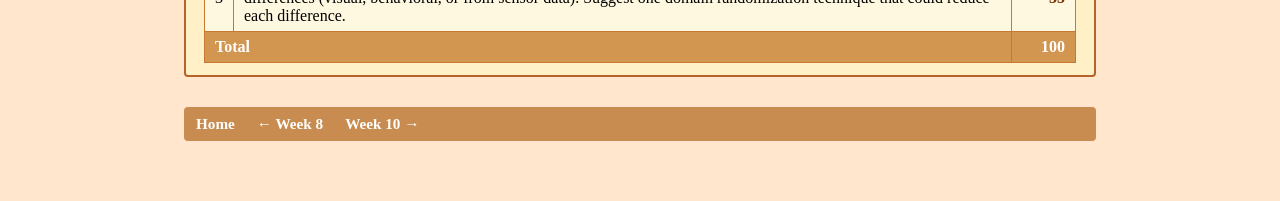
<file: course/week9/week9.html>
<!DOCTYPE html>
<html lang="en">
<head>
  <meta charset="UTF-8">
  <meta name="viewport" content="width=device-width, initial-scale=1.0">
  <title>Week 9 — Reinforcement Learning Introduction</title>
  <link rel="stylesheet" href="../style.css">
</head>
<body>

<div class="nav-bar">
  <a href="../index.html">Home</a>
  <a href="../week8/week8.html">&larr; Week 8</a>
  <a href="../week10/week10.html">Week 10 &rarr;</a>
</div>

<h1 class="page-title">Week 9 — Reinforcement Learning Introduction</h1>

<div class="objectives-box">
  <strong>Learning Objectives</strong>
  <ul>
    <li>Understand core RL concepts: agent, environment, reward, policy, episode</li>
    <li>Explain the sim-to-real gap and domain randomization</li>
    <li>Navigate the Isaac Lab and booster_train repository structure</li>
    <li>Run a pre-trained walking policy in MuJoCo using booster_deploy</li>
    <li>Understand how to modify the reward function</li>
  </ul>
</div>

<!-- =========================================================== -->
<h2>1. Reinforcement Learning Concepts</h2>

<h3>1.1 The RL Loop</h3>

<p>
  In reinforcement learning an <strong>agent</strong> interacts with an
  <strong>environment</strong> through a cycle of observations and actions:
</p>

<pre><span class="cm">At each time step t:</span>
<span class="cm">  1. Environment sends observation o_t to the agent</span>
<span class="cm">     (e.g., joint angles, IMU, foot contact states)</span>
<span class="cm">  2. Agent selects action a_t using its policy π(a|o)</span>
<span class="cm">     (e.g., joint torques or target joint angles)</span>
<span class="cm">  3. Environment transitions to state s_{t+1}</span>
<span class="cm">     (physics simulation advances by one timestep)</span>
<span class="cm">  4. Environment returns reward r_t</span>
<span class="cm">     (e.g., +1 for forward progress, -1 for falling)</span>
<span class="cm">  5. Repeat until episode ends (fall, timeout, goal reached)</span>
<span class="cm"></span>
<span class="cm">Goal: learn policy π that maximises expected cumulative reward R = Σ r_t</span></pre>

<table style="border-collapse:collapse; width:100%; margin-bottom:14px;">
  <tr style="background-color:rgb(210,150,80);color:#fff;font-weight:bold;">
    <th style="border:1px solid #c87830;padding:6px 10px;">Term</th>
    <th style="border:1px solid #c87830;padding:6px 10px;">Meaning</th>
    <th style="border:1px solid #c87830;padding:6px 10px;">K1 Example</th>
  </tr>
  <tr>
    <td style="border:1px solid #c87830;padding:5px 10px;">Agent</td>
    <td style="border:1px solid #c87830;padding:5px 10px;">The learner / decision maker</td>
    <td style="border:1px solid #c87830;padding:5px 10px;">The neural network controlling the K1</td>
  </tr>
  <tr style="background-color:rgb(255,248,225);">
    <td style="border:1px solid #c87830;padding:5px 10px;">Environment</td>
    <td style="border:1px solid #c87830;padding:5px 10px;">The world the agent acts in</td>
    <td style="border:1px solid #c87830;padding:5px 10px;">Isaac Lab / MuJoCo simulator</td>
  </tr>
  <tr>
    <td style="border:1px solid #c87830;padding:5px 10px;">Observation</td>
    <td style="border:1px solid #c87830;padding:5px 10px;">What the agent sees</td>
    <td style="border:1px solid #c87830;padding:5px 10px;">Joint positions, velocities, IMU, commands</td>
  </tr>
  <tr style="background-color:rgb(255,248,225);">
    <td style="border:1px solid #c87830;padding:5px 10px;">Action</td>
    <td style="border:1px solid #c87830;padding:5px 10px;">What the agent does</td>
    <td style="border:1px solid #c87830;padding:5px 10px;">Target joint positions (22 DOF)</td>
  </tr>
  <tr>
    <td style="border:1px solid #c87830;padding:5px 10px;">Reward</td>
    <td style="border:1px solid #c87830;padding:5px 10px;">Scalar feedback signal</td>
    <td style="border:1px solid #c87830;padding:5px 10px;">Forward velocity &minus; energy penalty &minus; fall penalty</td>
  </tr>
  <tr style="background-color:rgb(255,248,225);">
    <td style="border:1px solid #c87830;padding:5px 10px;">Policy</td>
    <td style="border:1px solid #c87830;padding:5px 10px;">The agent's decision function</td>
    <td style="border:1px solid #c87830;padding:5px 10px;">A 3-layer MLP neural network</td>
  </tr>
  <tr>
    <td style="border:1px solid #c87830;padding:5px 10px;">Episode</td>
    <td style="border:1px solid #c87830;padding:5px 10px;">One trial from start to termination</td>
    <td style="border:1px solid #c87830;padding:5px 10px;">Robot walks until it falls or 20 seconds pass</td>
  </tr>
</table>

<!-- =========================================================== -->
<h2>2. Sim-to-Real Gap and Domain Randomization</h2>

<p>
  A policy trained purely in simulation often fails on the real robot
  because of the <strong>sim-to-real gap</strong>: differences between the
  simulated and physical world.
</p>

<ul>
  <li><strong>Contact dynamics</strong> — simulators approximate friction and deformation; real rubber feet behave differently</li>
  <li><strong>Actuator dynamics</strong> — real motors have backlash, hysteresis, and latency not modeled in sim</li>
  <li><strong>Sensor noise</strong> — real IMUs drift; sim IMUs are perfect</li>
  <li><strong>Model errors</strong> — URDF mass/inertia values are approximate</li>
</ul>

<p>
  <strong>Domain randomization</strong> counters this by adding random
  variation during training: random floor friction, random joint
  stiffness, random mass, random sensor noise. The policy learns to be
  robust to all these variations, so the real robot falls within the
  learned distribution.
</p>

<!-- =========================================================== -->
<h2>3. Isaac Lab and booster_train Overview</h2>

<pre><span class="cm"># Repository structure (simplified)</span>
booster_train/
├── tasks/
│   ├── k1_mj2/           <span class="cm"># MuJoCo task definition for K1</span>
│   │   ├── env.py        <span class="cm"># observation & action spaces</span>
│   │   ├── rewards.py    <span class="cm"># reward function components</span>
│   │   └── config.py     <span class="cm"># hyperparameters</span>
├── train.py              <span class="cm"># main training script (Isaac Lab)</span>
└── deploy/
    └── run_policy.py     <span class="cm"># loads ONNX policy and runs on robot/MuJoCo</span></pre>

<h3>3.1 Reward Function Structure</h3>

<pre><span class="cm"># rewards.py excerpt — typical locomotion reward components</span>
<span class="kw">def</span> <span class="fn">compute_reward</span>(env) -&gt; <span class="fn">dict</span>[str, float]:
    <span class="kw">return</span> {
        <span class="cm"># Encourage forward velocity matching a command</span>
        <span class="st">"lin_vel_x"</span>:     <span class="num">2.0</span> * <span class="fn">exp</span>(-<span class="num">4</span> * (env.base_vel_x - env.cmd_vel_x)**<span class="num">2</span>),

        <span class="cm"># Penalize lateral drift</span>
        <span class="st">"lin_vel_y"</span>:    -<span class="num">0.5</span> * env.base_vel_y**<span class="num">2</span>,

        <span class="cm"># Penalize excessive joint torques (energy efficiency)</span>
        <span class="st">"torque"</span>:       -<span class="num">0.0002</span> * (env.torques**<span class="num">2</span>).<span class="fn">sum</span>(),

        <span class="cm"># Penalize base acceleration (smooth motion)</span>
        <span class="st">"base_accel"</span>:   -<span class="num">0.001</span> * (env.base_accel**<span class="num">2</span>).<span class="fn">sum</span>(),

        <span class="cm"># Terminate episode if robot falls</span>
        <span class="st">"fall"</span>:         -<span class="num">10.0</span> * env.is_fallen,

        <span class="cm"># Keep upright orientation</span>
        <span class="st">"orientation"</span>:   <span class="num">0.5</span> * (env.projected_gravity_z - <span class="num">1.0</span>)**<span class="num">2</span> * -<span class="num">1</span>,
    }</pre>

<!-- =========================================================== -->
<h2>4. Running a Pre-Trained Policy in MuJoCo</h2>

<p>
  The <code>booster_deploy</code> package includes a pre-trained ONNX
  walking policy that can be tested in MuJoCo before deploying to the
  real robot:
</p>

<pre><span class="cm"># Clone the deploy repository</span>
<span class="fn">git</span> clone https://github.com/BoosterRobotics/booster_deploy.git
<span class="fn">cd</span> booster_deploy

<span class="cm"># Create conda environment</span>
<span class="fn">conda</span> create -n booster_deploy python=3.10
<span class="fn">conda</span> activate booster_deploy
<span class="fn">pip</span> install -r requirements.txt

<span class="cm"># Run the k1_mj2 task in MuJoCo simulator</span>
<span class="fn">python3</span> deploy/run_policy.py \
    --task k1_mj2 \
    --policy models/k1_walking_policy.onnx

<span class="cm"># Controls (while MuJoCo window is focused):</span>
<span class="cm">#   W/S = forward / backward</span>
<span class="cm">#   A/D = turn left / right</span>
<span class="cm">#   Space = stop</span></pre>

<div class="screenshot">
  <div class="ss-label">[Screenshot Placeholder]</div>
  <div class="ss-caption">MuJoCo viewer showing the K1 robot model executing the
    pre-trained walking policy, with contact forces visualized as arrows on the feet.</div>
</div>

<h3>4.1 Comparing Sim vs. Real Behavior</h3>

<p>
  After running the policy in MuJoCo, observe:
</p>
<ul>
  <li><strong>Gait cycle</strong> — does the sim gait look similar to the real robot's gait?</li>
  <li><strong>Stability</strong> — how well does the sim handle disturbances?</li>
  <li><strong>Speed</strong> — is the maximum velocity in sim achievable on hardware?</li>
  <li><strong>Energy</strong> — sim typically underestimates real power consumption</li>
</ul>

<div class="screenshot">
  <div class="ss-label">[Screenshot Placeholder]</div>
  <div class="ss-caption">Side-by-side comparison: left — MuJoCo simulation gait sequence;
    right — K1 real robot executing the same policy. Note differences in foot placement.</div>
</div>

<!-- =========================================================== -->
<div class="tasks-section">
  <h2>Tasks — Week 9 (100 points total)</h2>
  <table>
    <tr><th>#</th><th>Task</th><th class="task-pts">Points</th></tr>
    <tr>
      <td>1</td>
      <td><strong>MuJoCo Policy Run.</strong> Run the <code>k1_mj2</code> task in MuJoCo using the pre-trained policy. Take a screenshot showing the robot walking in the simulator with at least one foot off the ground (mid-stride). Include the terminal output showing the task loaded successfully.</td>
      <td class="task-pts">30</td>
    </tr>
    <tr>
      <td>2</td>
      <td><strong>Reward Function Modification.</strong> In <code>rewards.py</code>, increase the torque penalty coefficient from 0.0002 to 0.005. Re-run the policy (or retrain for a short time if resources permit). Describe: (a) how the gait changed, (b) why increasing the torque penalty should produce a more energy-efficient but possibly slower gait.</td>
      <td class="task-pts">35</td>
    </tr>
    <tr>
      <td>3</td>
      <td><strong>Sim vs. Real Comparison.</strong> Compare the simulated gait to the real K1 robot walking. Document at least 3 observable differences (visual, behavioral, or from sensor data). Suggest one domain randomization technique that could reduce each difference.</td>
      <td class="task-pts">35</td>
    </tr>
    <tr style="background-color:rgb(210,150,80);color:#fff;font-weight:bold;">
      <td colspan="2">Total</td>
      <td class="task-pts" style="color:#fff;">100</td>
    </tr>
  </table>
</div>

<div class="nav-bar" style="margin-top:30px;">
  <a href="../index.html">Home</a>
  <a href="../week8/week8.html">&larr; Week 8</a>
  <a href="../week10/week10.html">Week 10 &rarr;</a>
</div>

</body>
</html>
</file>
<file: course/style.css>
/* K1 Robot Course - Shared Stylesheet */
/* Matches yilectronics.com style: Comic Sans MS, peach background */

* {
  box-sizing: border-box;
}

body {
  font-family: "Comic Sans MS", "Comic Sans";
  background-color: rgb(255, 230, 204);
  color: rgb(0, 0, 0);
  margin: 0;
  padding: 10px 20px;
  max-width: 960px;
  margin: 0 auto;
  padding: 10px 24px 40px 24px;
}

a {
  color: #000099;
}
a:visited {
  color: #990099;
}
a:hover {
  color: #cc0000;
}

/* Navigation bar */
.nav-bar {
  background-color: rgb(200, 140, 80);
  padding: 8px 12px;
  margin-bottom: 20px;
  border-radius: 4px;
  font-weight: bold;
}
.nav-bar a {
  color: #fff;
  margin-right: 18px;
  text-decoration: none;
  font-size: 0.95em;
}
.nav-bar a:hover {
  text-decoration: underline;
  color: #fff0cc;
}
.nav-bar a:visited {
  color: #fff;
}

/* Page title */
h1.page-title {
  font-family: "Comic Sans MS", "Comic Sans";
  font-size: 1.5em;
  font-weight: bold;
  margin-top: 10px;
  margin-bottom: 6px;
}

/* Section headers */
h2 {
  font-family: "Comic Sans MS", "Comic Sans";
  font-size: 1.2em;
  font-weight: bold;
  margin-top: 22px;
  margin-bottom: 4px;
}

h3 {
  font-family: "Comic Sans MS", "Comic Sans";
  font-size: 1.05em;
  font-weight: bold;
  margin-top: 16px;
  margin-bottom: 4px;
}

p {
  margin: 6px 0 10px 0;
  line-height: 1.6;
}

ul, ol {
  line-height: 1.7;
  margin-top: 4px;
}

/* Learning objectives box */
.objectives-box {
  background-color: rgb(255, 245, 220);
  border: 2px solid rgb(200, 140, 80);
  border-radius: 4px;
  padding: 10px 16px;
  margin: 12px 0 18px 0;
}
.objectives-box strong {
  display: block;
  margin-bottom: 6px;
  font-size: 1.05em;
}

/* Code blocks */
pre {
  background-color: #1e1e2e;
  color: #cdd6f4;
  font-family: "Courier New", Courier, monospace;
  font-size: 0.88em;
  padding: 14px 16px;
  border-radius: 4px;
  overflow-x: auto;
  margin: 10px 0 16px 0;
  border-left: 4px solid rgb(200, 140, 80);
  white-space: pre;
}

/* Inline code */
code {
  font-family: "Courier New", Courier, monospace;
  background-color: #f0e0c8;
  padding: 1px 5px;
  border-radius: 3px;
  font-size: 0.9em;
}

pre code {
  background: none;
  padding: 0;
  font-size: inherit;
  border-radius: 0;
}

/* Syntax highlight classes */
.kw  { color: #cba6f7; } /* keywords */
.fn  { color: #89b4fa; } /* functions/methods */
.st  { color: #a6e3a1; } /* strings */
.cm  { color: #6c7086; } /* comments */
.num { color: #fab387; } /* numbers */
.cls { color: #f9e2af; } /* class names */
.op  { color: #89dceb; } /* operators/special */

/* Screenshot placeholder */
.screenshot {
  background-color: #c8c8c8;
  border: 2px dashed #888;
  border-radius: 4px;
  min-height: 220px;
  display: flex;
  flex-direction: column;
  align-items: center;
  justify-content: center;
  margin: 12px 0 18px 0;
  padding: 16px;
  text-align: center;
  color: #444;
}
.screenshot .ss-label {
  font-weight: bold;
  font-size: 0.95em;
  margin-bottom: 6px;
}
.screenshot .ss-caption {
  font-size: 0.85em;
  color: #555;
  max-width: 500px;
}

/* Step-by-step numbered instructions */
.steps {
  background-color: rgb(255, 248, 230);
  border-left: 4px solid rgb(200, 140, 80);
  padding: 10px 16px;
  margin: 10px 0 18px 0;
}
.steps ol {
  margin: 0;
  padding-left: 22px;
}
.steps ol li {
  margin-bottom: 6px;
}

/* Tasks section */
.tasks-section {
  background-color: rgb(255, 240, 200);
  border: 2px solid rgb(180, 100, 40);
  border-radius: 4px;
  padding: 12px 18px;
  margin-top: 30px;
}
.tasks-section h2 {
  margin-top: 0;
  color: #7a3000;
}
.tasks-section table {
  border-collapse: collapse;
  width: 100%;
  margin-top: 8px;
}
.tasks-section th, .tasks-section td {
  border: 1px solid #c87830;
  padding: 6px 10px;
  text-align: left;
}
.tasks-section th {
  background-color: rgb(210, 150, 80);
  color: #fff;
}
.tasks-section tr:nth-child(even) td {
  background-color: rgb(255, 248, 225);
}
.task-pts {
  font-weight: bold;
  color: #7a3000;
  text-align: right !important;
}

/* Warning / tip boxes */
.warning-box {
  background-color: #ffe0e0;
  border: 2px solid #cc3300;
  border-radius: 4px;
  padding: 10px 14px;
  margin: 10px 0;
}
.tip-box {
  background-color: #e0f4e0;
  border: 2px solid #339933;
  border-radius: 4px;
  padding: 10px 14px;
  margin: 10px 0;
}

hr {
  border: none;
  border-top: 1px solid rgb(180, 120, 60);
  margin: 20px 0;
}

/* Mobile responsive */
@media (max-width: 640px) {
  body {
    padding: 6px 10px 30px 10px;
  }
  pre {
    font-size: 0.78em;
  }
  .nav-bar a {
    display: inline-block;
    margin-bottom: 4px;
  }
}
</file>
